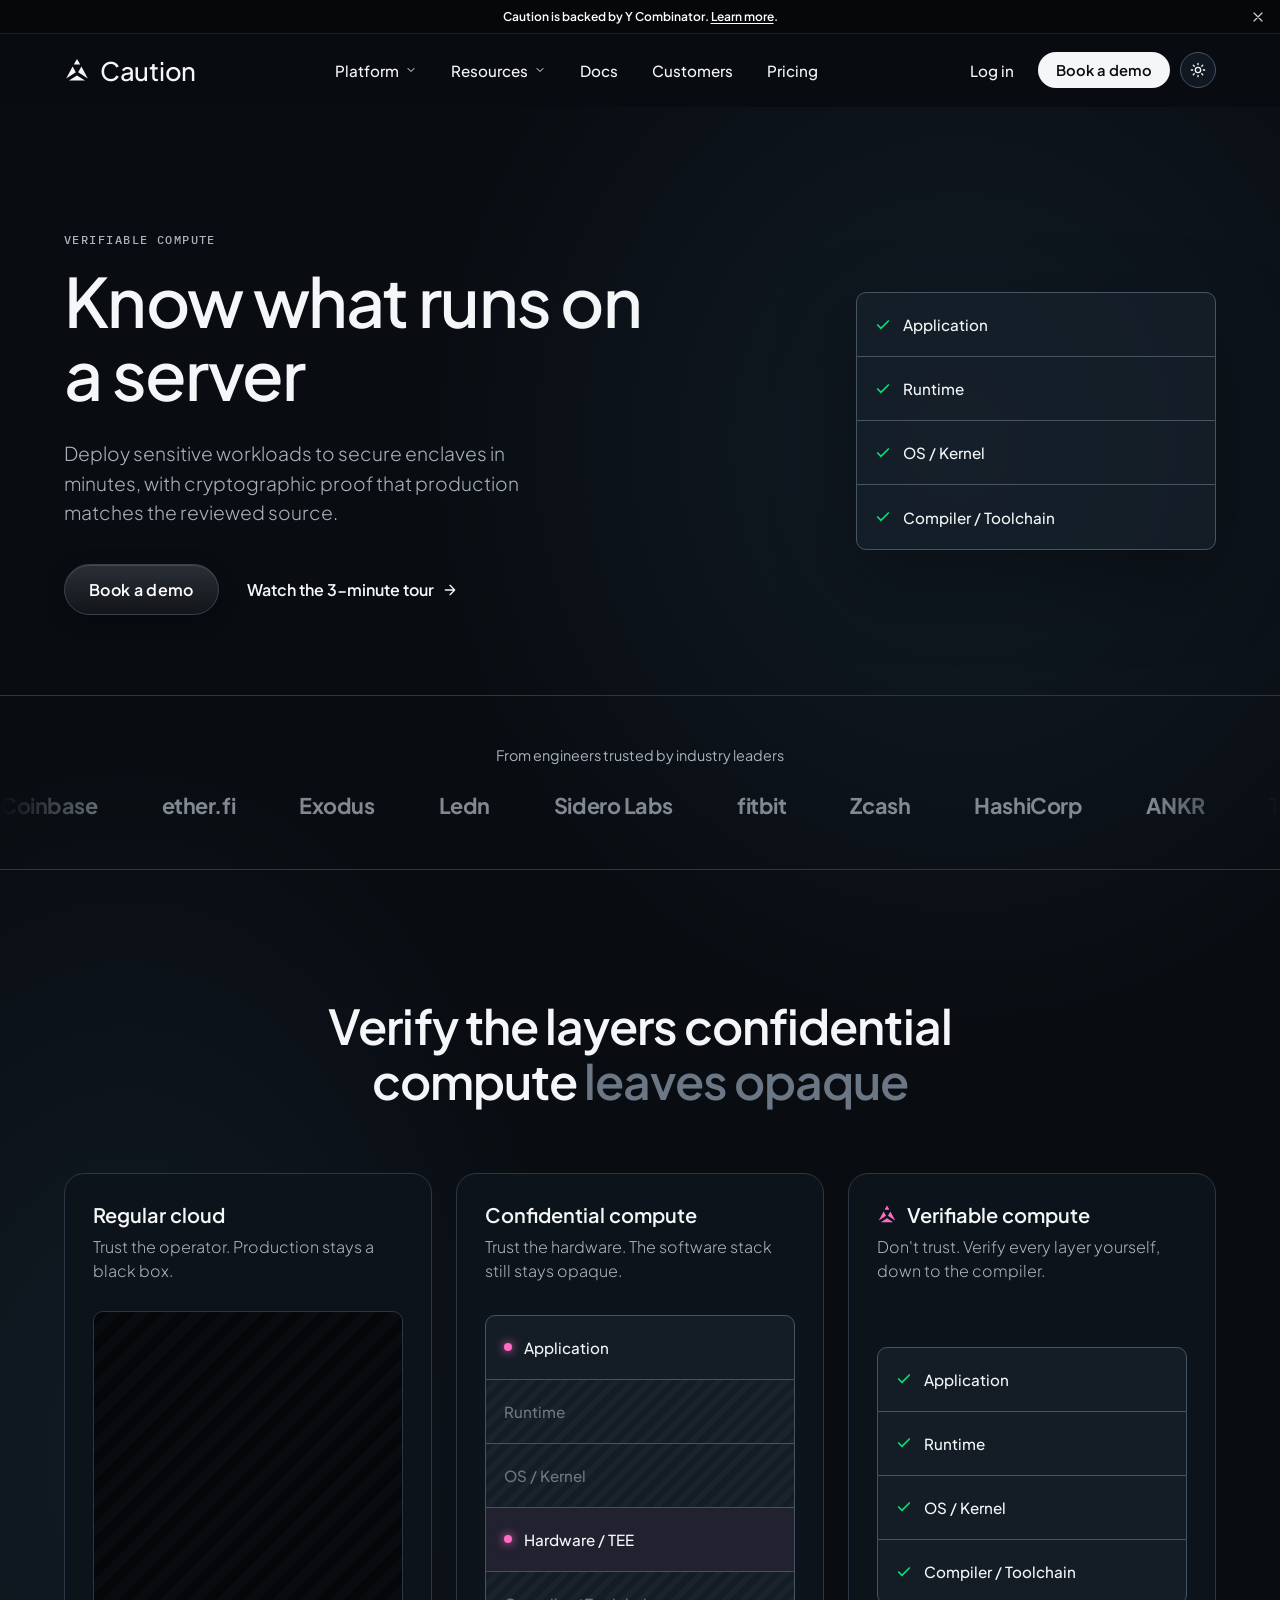
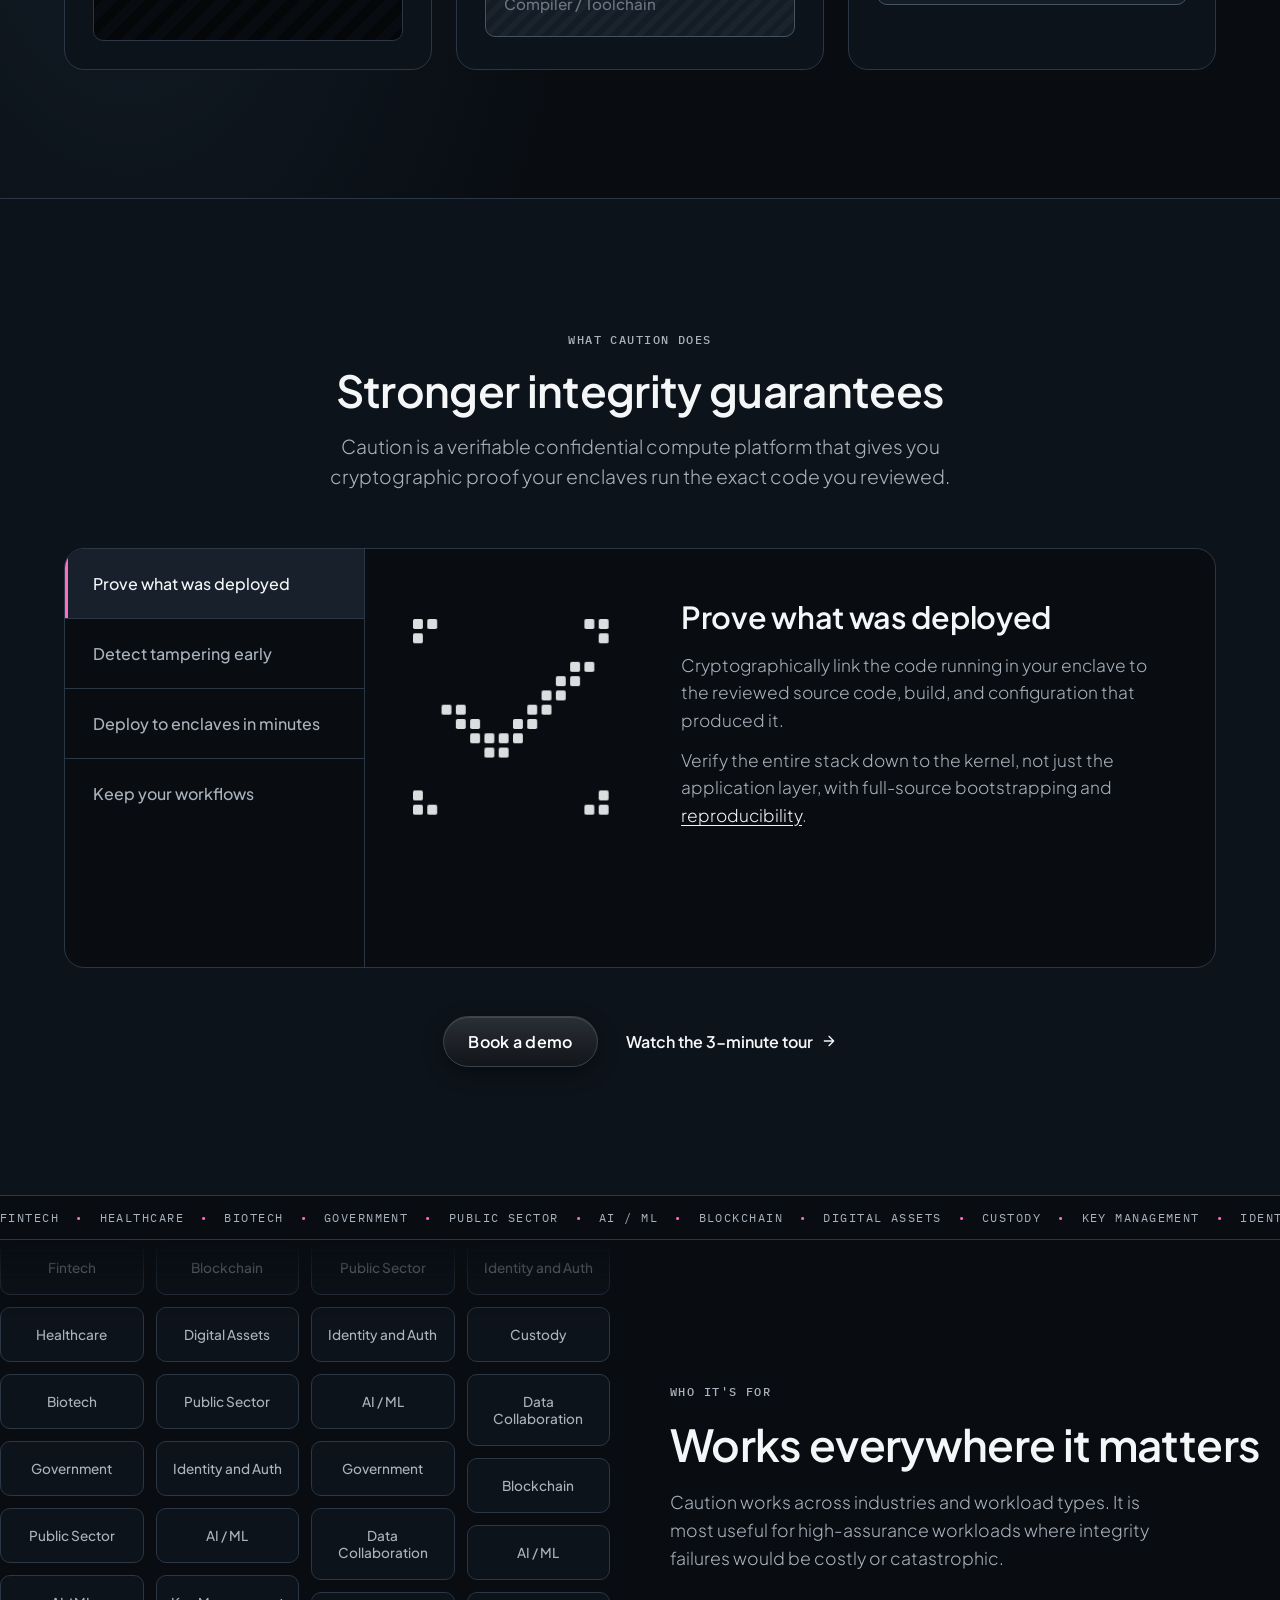
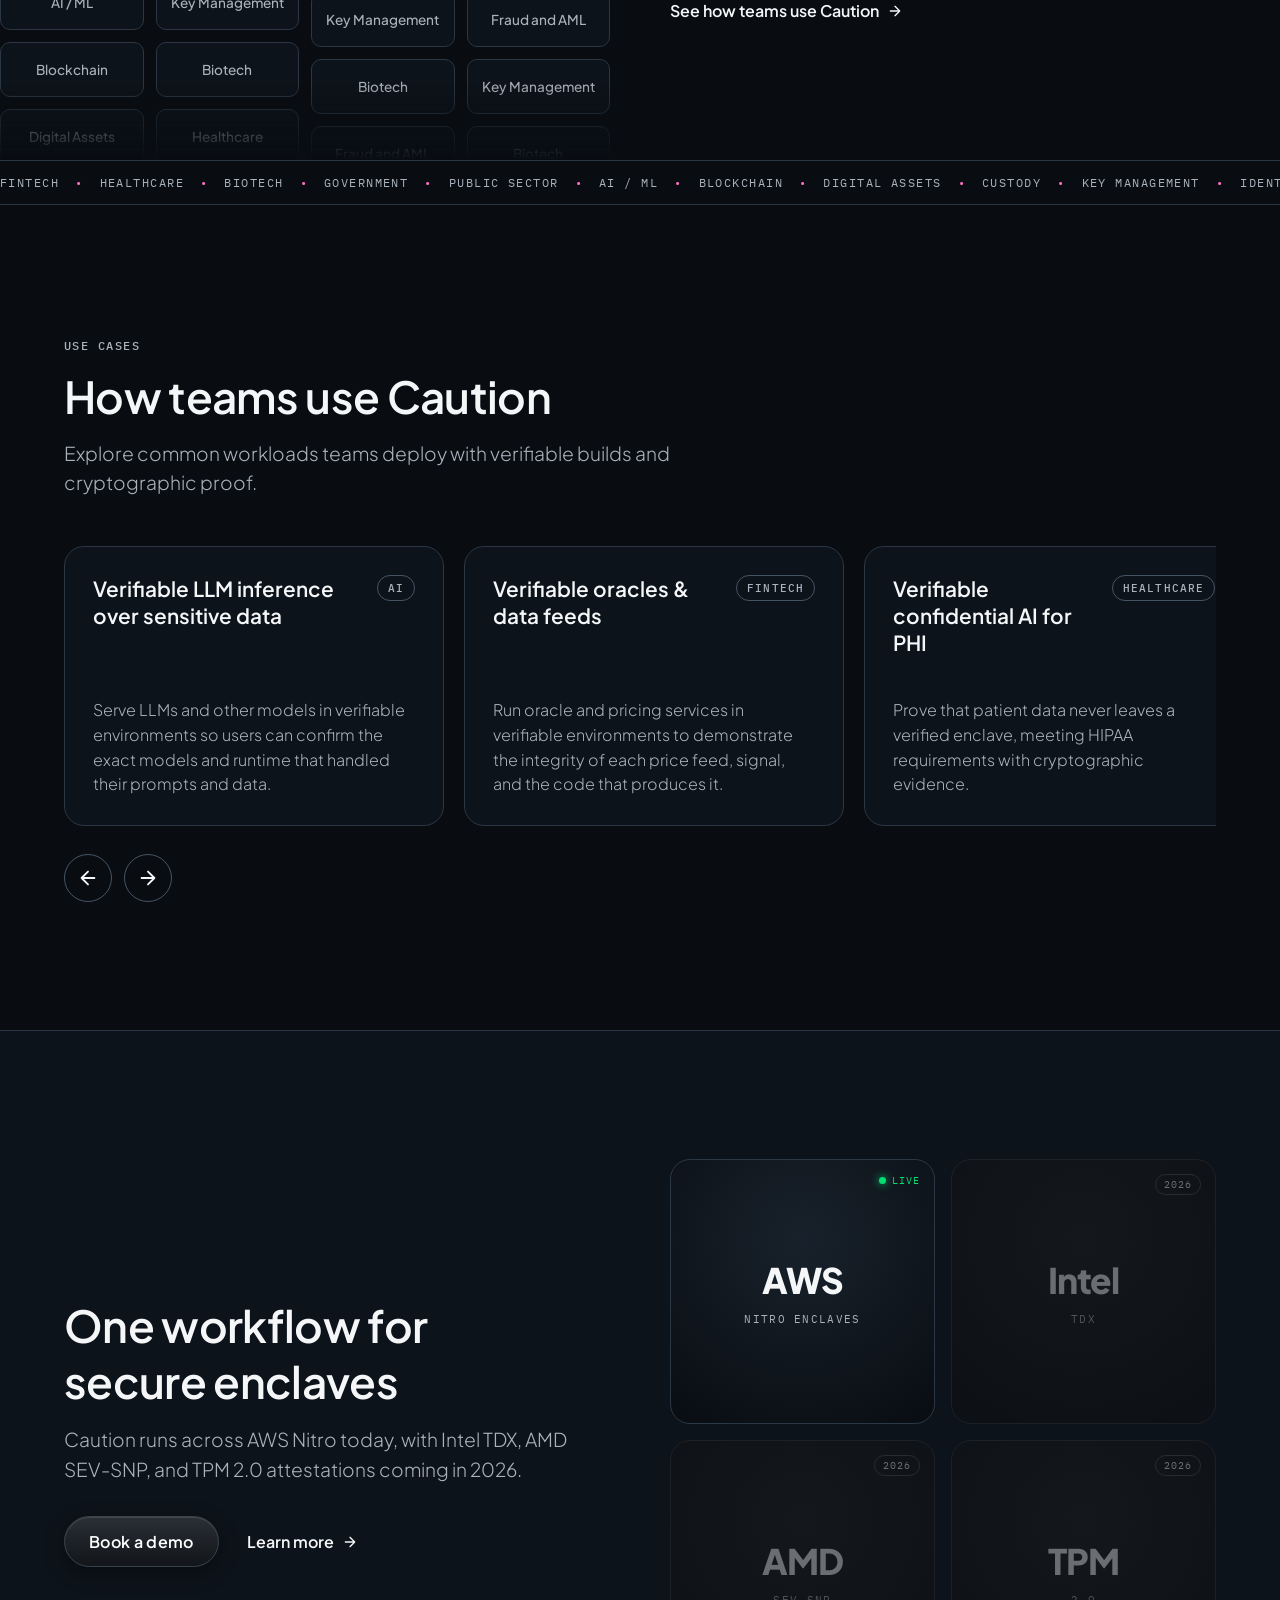
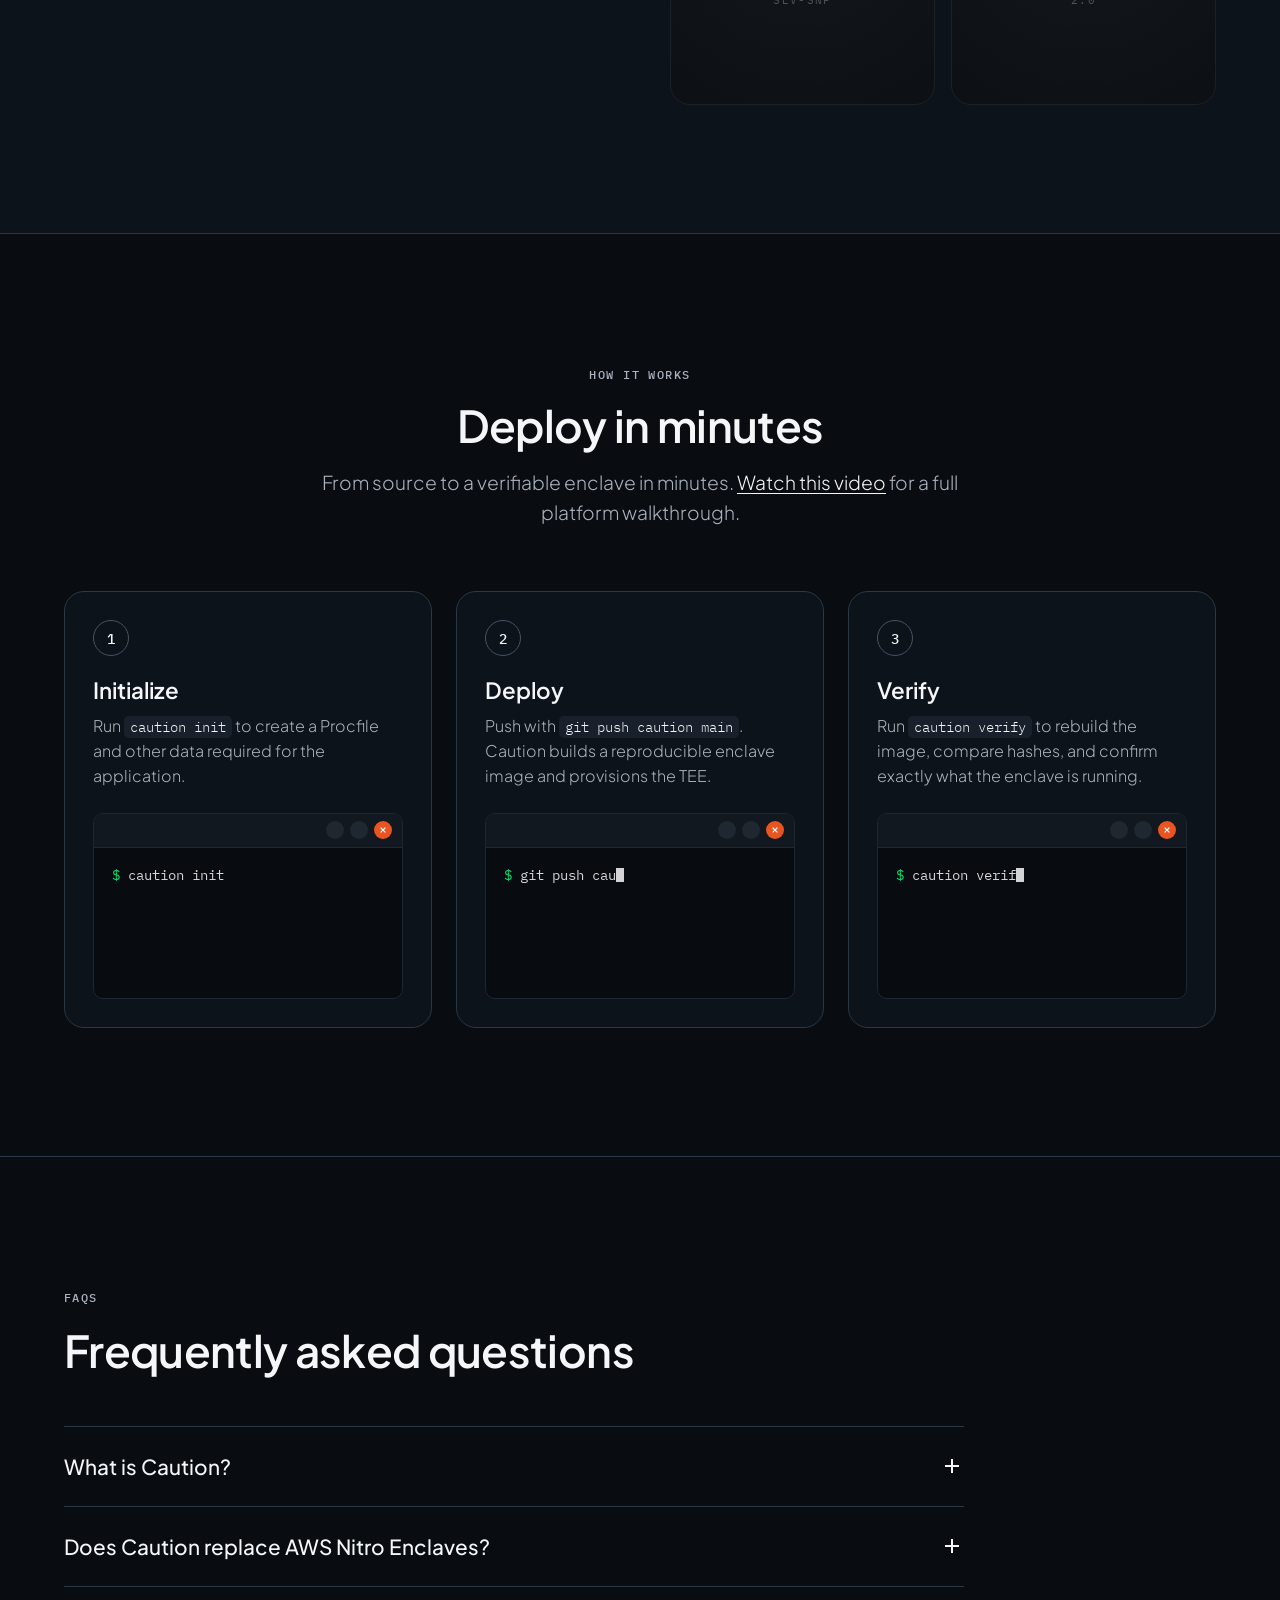
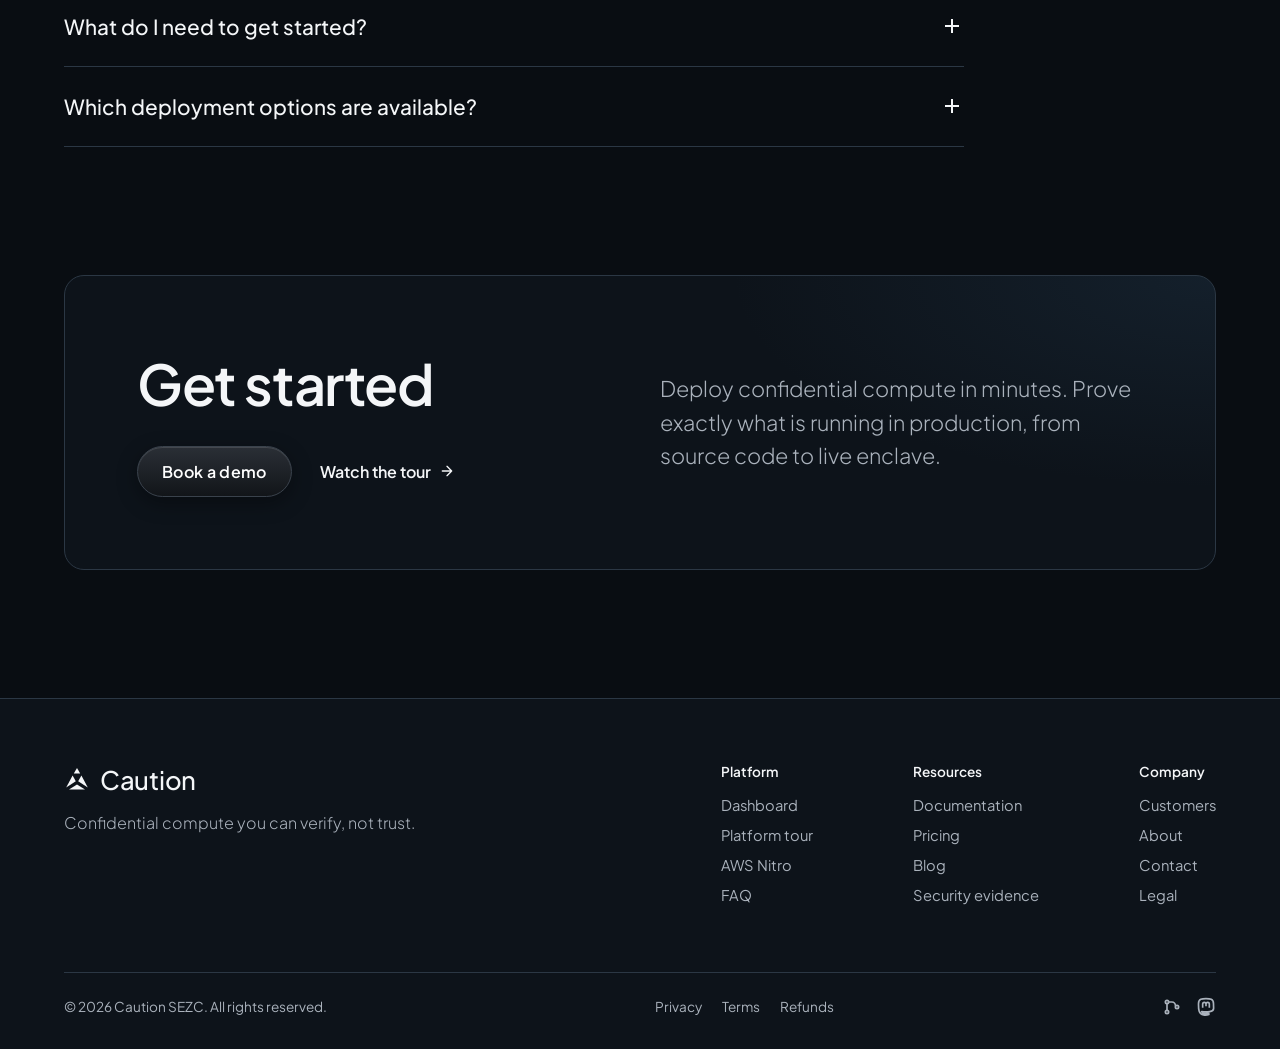
<file: index.html>
<!doctype html>
<html lang="en" data-theme="dark">
<head>
  <meta charset="utf-8" />
  <meta name="viewport" content="width=device-width, initial-scale=1" />
  <title>Caution: Verifiable Compute Platform</title>
  <meta name="description" content="Deploy sensitive workloads to secure enclaves in minutes, with cryptographic proof that production matches the reviewed source." />
  <link rel="stylesheet" href="styles.css" />
  <link rel="stylesheet" href="pages.css" />
  <script>
    try { var t = localStorage.getItem("theme"); if (t) document.documentElement.dataset.theme = t; } catch (e) {}
  </script>
</head>
<body>

  <div id="site-header"></div>

  <main>
    <!-- Hero -->
    <div class="hero-wrap">
      <section class="hero">
        <div class="container hero-grid">
          <div>
            <span class="eyebrow">Verifiable compute</span>
            <h1>Know what runs on a server</h1>
            <p>Deploy sensitive workloads to secure enclaves in minutes, with cryptographic proof that production matches the reviewed source.</p>
            <div class="cta-group">
              <a href="contact.html" class="cta-btn">Book a demo</a>
              <a href="platform-tour.html" class="cta-link">Watch the 3-minute tour
                <svg width="16" height="16" viewBox="0 0 24 24" fill="none" stroke="currentColor" stroke-width="2" stroke-linecap="round" stroke-linejoin="round"><path d="M5 12h14M12 5l7 7-7 7"/></svg>
              </a>
            </div>
          </div>
          <ul class="stack verified" aria-label="Verified stack" data-stack="verified"></ul>
        </div>
      </section>

      <!-- Logos -->
      <div class="logos">
        <p class="logos-title">From engineers trusted by industry leaders</p>
        <div class="marquee"><div class="marquee-track logo-track"></div></div>
      </div>

      <!-- Differentiator -->
      <section class="diff">
        <div class="container">
          <h2 id="diff-title" data-words="Verify|the|layers|confidential|compute|~leaves|~opaque"></h2>
          <div class="diff-grid">
            <article class="diff-card reveal">
              <div>
                <h3>Regular cloud</h3>
                <p>Trust the operator. Production stays a black box.</p>
              </div>
              <div class="diff-visual dark"></div>
            </article>
            <article class="diff-card reveal">
              <div>
                <h3>Confidential compute</h3>
                <p>Trust the hardware. The software stack still stays opaque.</p>
              </div>
              <div class="diff-visual">
                <ul class="stack partial" aria-label="Partially visible stack">
                  <li><span class="dot"></span>Application</li>
                  <li>Runtime</li>
                  <li>OS / Kernel</li>
                  <li><span class="dot"></span>Hardware / TEE</li>
                  <li>Compiler / Toolchain</li>
                </ul>
              </div>
            </article>
            <article class="diff-card reveal">
              <div>
                <h3>
                  <svg viewBox="0 0 26 26" fill="var(--brand)" aria-hidden="true"><path d="M13 2 L16.2 7.6 L9.8 7.6 Z"/><path d="M8.6 9.6 L11.8 15.2 L2.2 21.4 Z"/><path d="M17.4 9.6 L23.8 21.4 L14.2 15.2 Z"/><path d="M5 23.6 L21 23.6 L13 18.6 Z"/></svg>
                  Verifiable compute
                </h3>
                <p>Don't trust. Verify every layer yourself, down to the compiler.</p>
              </div>
              <div class="diff-visual">
                <ul class="stack verified" data-stack="verified" style="width:100%"></ul>
              </div>
            </article>
          </div>
        </div>
      </section>
    </div>

    <!-- What Caution does -->
    <section class="what">
      <div class="container">
        <div class="what-head">
          <span class="eyebrow">What Caution does</span>
          <h2 class="section-title">Stronger integrity guarantees</h2>
          <p class="section-desc">Caution is a verifiable confidential compute platform that gives you cryptographic proof your enclaves run the exact code you reviewed.</p>
        </div>
        <div class="what-frame">
          <div class="tabs" role="tablist">
            <button class="tab active" data-tab="0" role="tab">Prove what was deployed</button>
            <button class="tab" data-tab="1" role="tab">Detect tampering early</button>
            <button class="tab" data-tab="2" role="tab">Deploy to enclaves in minutes</button>
            <button class="tab" data-tab="3" role="tab">Keep your workflows</button>
          </div>
          <div>
            <div class="panel active" data-panel="0">
              <svg class="pix" data-pix="check"></svg>
              <div>
                <h3>Prove what was deployed</h3>
                <p>Cryptographically link the code running in your enclave to the reviewed source code, build, and configuration that produced it.</p>
                <p>Verify the entire stack down to the kernel, not just the application layer, with full-source bootstrapping and <a href="https://docs.caution.co/concepts/reproducibility/" target="_blank" rel="noopener noreferrer">reproducibility</a>.</p>
              </div>
            </div>
            <div class="panel" data-panel="1">
              <svg class="pix" data-pix="eye"></svg>
              <div>
                <h3>Detect tampering early</h3>
                <p>Surface unauthorised changes before they reach production. If a binary doesn't match the expected source, you'll know immediately.</p>
              </div>
            </div>
            <div class="panel" data-panel="2">
              <svg class="pix" data-pix="bolt"></svg>
              <div>
                <h3>Deploy to enclaves in minutes</h3>
                <p>Replace weeks of custom infrastructure and security engineering with one unified workflow that runs in minutes. Deploying to a Nitro Enclave has never been this fast.</p>
              </div>
            </div>
            <div class="panel" data-panel="3">
              <svg class="pix" data-pix="loop"></svg>
              <div>
                <h3>Keep your workflows</h3>
                <p>Integrate with your existing CI/CD, infrastructure-as-code, and deployment tooling. Caution fits into what you already use rather than replacing it.</p>
              </div>
            </div>
          </div>
        </div>
        <div class="what-cta">
          <div class="cta-group">
            <a href="contact.html" class="cta-btn">Book a demo</a>
            <a href="platform-tour.html" class="cta-link">Watch the 3-minute tour
              <svg width="16" height="16" viewBox="0 0 24 24" fill="none" stroke="currentColor" stroke-width="2" stroke-linecap="round" stroke-linejoin="round"><path d="M5 12h14M12 5l7 7-7 7"/></svg>
            </a>
          </div>
        </div>
      </div>
    </section>

    <!-- Who it's for -->
    <section class="who" id="who">
      <div class="ticker"><div class="ticker-track" data-ticker></div></div>
      <div class="container who-grid">
        <div class="vmarquee"></div>
        <div class="who-right">
          <span class="eyebrow">Who it's for</span>
          <h2>Works everywhere it matters</h2>
          <p>Caution works across industries and workload types. It is most useful for high-assurance workloads where integrity failures would be costly or catastrophic.</p>
          <a href="#use-cases" class="cta-link">See how teams use Caution
            <svg width="16" height="16" viewBox="0 0 24 24" fill="none" stroke="currentColor" stroke-width="2" stroke-linecap="round" stroke-linejoin="round"><path d="M5 12h14M12 5l7 7-7 7"/></svg>
          </a>
        </div>
      </div>
      <div class="ticker bottom"><div class="ticker-track" data-ticker></div></div>
    </section>

    <!-- Use cases -->
    <section class="uc" id="use-cases" data-where="environments">
      <div class="container">
        <span class="eyebrow">Use cases</span>
        <h2 class="section-title">How teams use Caution</h2>
        <p class="section-desc">Explore common workloads teams deploy with verifiable builds and cryptographic proof.</p>
        <div class="uc-carousel"><div class="uc-track"></div></div>
        <div class="uc-arrows">
          <button class="uc-arrow prev" aria-label="Previous use case"><svg width="22" height="22" viewBox="0 0 24 24" fill="none" stroke="currentColor" stroke-width="2" stroke-linecap="round" stroke-linejoin="round"><path d="M5 12h14M12 5l7 7-7 7"/></svg></button>
          <button class="uc-arrow next" aria-label="Next use case"><svg width="22" height="22" viewBox="0 0 24 24" fill="none" stroke="currentColor" stroke-width="2" stroke-linecap="round" stroke-linejoin="round"><path d="M5 12h14M12 5l7 7-7 7"/></svg></button>
        </div>
      </div>
    </section>

    <!-- TEE support -->
    <section class="tee" id="tee">
      <div class="container two-col">
        <div>
          <h2>One workflow for secure enclaves</h2>
          <p class="section-desc">Caution runs across AWS Nitro today, with Intel TDX, AMD SEV-SNP, and TPM 2.0 attestations coming in 2026.</p>
          <div class="cta-group">
            <a href="contact.html" class="cta-btn">Book a demo</a>
            <a href="https://distrust.co/blog/enclaveos.html#the-problem-with-single-layer-attestation" target="_blank" rel="noopener noreferrer" class="cta-link">Learn more
              <svg width="16" height="16" viewBox="0 0 24 24" fill="none" stroke="currentColor" stroke-width="2" stroke-linecap="round" stroke-linejoin="round"><path d="M5 12h14M12 5l7 7-7 7"/></svg>
            </a>
          </div>
        </div>
        <div class="tee-logos">
          <div class="tee-logo"><span class="live">LIVE</span><strong>AWS</strong><small>Nitro Enclaves</small></div>
          <div class="tee-logo dim"><strong>Intel</strong><small>TDX</small></div>
          <div class="tee-logo dim"><strong>AMD</strong><small>SEV-SNP</small></div>
          <div class="tee-logo dim"><strong>TPM</strong><small>2.0</small></div>
        </div>
      </div>
    </section>

    <!-- How it works -->
    <section class="how" id="how">
      <div class="container">
        <span class="eyebrow">How it works</span>
        <h2 class="section-title">Deploy in minutes</h2>
        <p class="section-desc">From source to a verifiable enclave in minutes. <a href="platform-tour.html">Watch this video</a> for a full platform walkthrough.</p>
        <div class="how-cards">
          <div class="how-card">
            <span class="num">1</span>
            <h3>Initialize</h3>
            <p>Run <code>caution init</code> to create a Procfile and other data required for the application.</p>
            <div class="terminal" data-term='["$ caution init","Initializing the app..."]'></div>
          </div>
          <div class="how-card">
            <span class="num">2</span>
            <h3>Deploy</h3>
            <p>Push with <code>git push caution main</code>. Caution builds a reproducible enclave image and provisions the TEE.</p>
            <div class="terminal" data-term='["$ git push caution main","Building enclave image...","✓ Deployed to enclave"]'></div>
          </div>
          <div class="how-card">
            <span class="num">3</span>
            <h3>Verify</h3>
            <p>Run <code>caution verify</code> to rebuild the image, compare hashes, and confirm exactly what the enclave is running.</p>
            <div class="terminal" data-term='["$ caution verify","Collecting source code...","Rebuilding image...","Comparing hashes...","✓ Attestation verification PASSED"]'></div>
          </div>
        </div>
      </div>
    </section>

    <!-- FAQ -->
    <section class="faq" id="faq">
      <div class="container">
        <span class="eyebrow">FAQs</span>
        <h2>Frequently asked questions</h2>
        <div class="faq-items">
          <div class="faq-item">
            <button class="faq-q" aria-expanded="false"><span>What is Caution?</span>
              <svg width="24" height="24" viewBox="0 0 24 24" fill="none" stroke="currentColor" stroke-width="2"><path d="M12 5v14M5 12h14"/></svg></button>
            <div class="faq-a"><div>
              <p>Caution is a verifiable compute platform that adds an extra layer of integrity guarantees on top of confidential compute. It cryptographically links the code running inside an enclave back to the reviewed source code, build inputs, and configuration that produced the enclave image, so anyone can verify what is running in production.</p>
              <p>Caution currently supports deployments on AWS Nitro Enclaves, with additional attestation backends in active development.</p>
            </div></div>
          </div>
          <div class="faq-item">
            <button class="faq-q" aria-expanded="false"><span>Does Caution replace AWS Nitro Enclaves?</span>
              <svg width="24" height="24" viewBox="0 0 24 24" fill="none" stroke="currentColor" stroke-width="2"><path d="M12 5v14M5 12h14"/></svg></button>
            <div class="faq-a"><div>
              <p>No. Caution builds on top of AWS Nitro Enclaves, not instead of them. Nitro provides hardware-level isolation and attestation. Caution extends those guarantees by linking enclave measurements back to auditable source code and reproducible builds.</p>
            </div></div>
          </div>
          <div class="faq-item">
            <button class="faq-q" aria-expanded="false"><span>What do I need to get started?</span>
              <svg width="24" height="24" viewBox="0 0 24 24" fill="none" stroke="currentColor" stroke-width="2"><path d="M12 5v14M5 12h14"/></svg></button>
            <div class="faq-a"><div>
              <p><a href="contact.html#book">Book 20 minutes</a> with one of our engineers. We'll discuss your goals, answer technical questions, and help you get ready to deploy with Caution.</p>
            </div></div>
          </div>
          <div class="faq-item">
            <button class="faq-q" aria-expanded="false"><span>Which deployment options are available?</span>
              <svg width="24" height="24" viewBox="0 0 24 24" fill="none" stroke="currentColor" stroke-width="2"><path d="M12 5v14M5 12h14"/></svg></button>
            <div class="faq-a"><div>
              <p>Caution offers bring-your-own-compute and fully managed deployment options. Because Caution is open source, teams can also self-host it if they want to operate deployments independently.</p>
              <p>Compare the options in the <a href="https://docs.caution.co/reference/deployment-models/" target="_blank" rel="noopener noreferrer">deployment models</a> reference.</p>
            </div></div>
          </div>
        </div>
      </div>
    </section>

    <!-- Final CTA -->
    <section class="final">
      <div class="container">
        <div class="final-inner">
          <div>
            <h2>Get started</h2>
            <div class="cta-group">
              <a href="contact.html" class="cta-btn">Book a demo</a>
              <a href="platform-tour.html" class="cta-link">Watch the tour
                <svg width="16" height="16" viewBox="0 0 24 24" fill="none" stroke="currentColor" stroke-width="2" stroke-linecap="round" stroke-linejoin="round"><path d="M5 12h14M12 5l7 7-7 7"/></svg>
              </a>
            </div>
          </div>
          <p>Deploy confidential compute in minutes. Prove exactly what is running in production, from source code to live enclave.</p>
        </div>
      </div>
    </section>
  </main>

  <div id="site-footer"></div>

  <script src="layout.js"></script>
  <script src="main.js"></script>
</body>
</html>
</file>
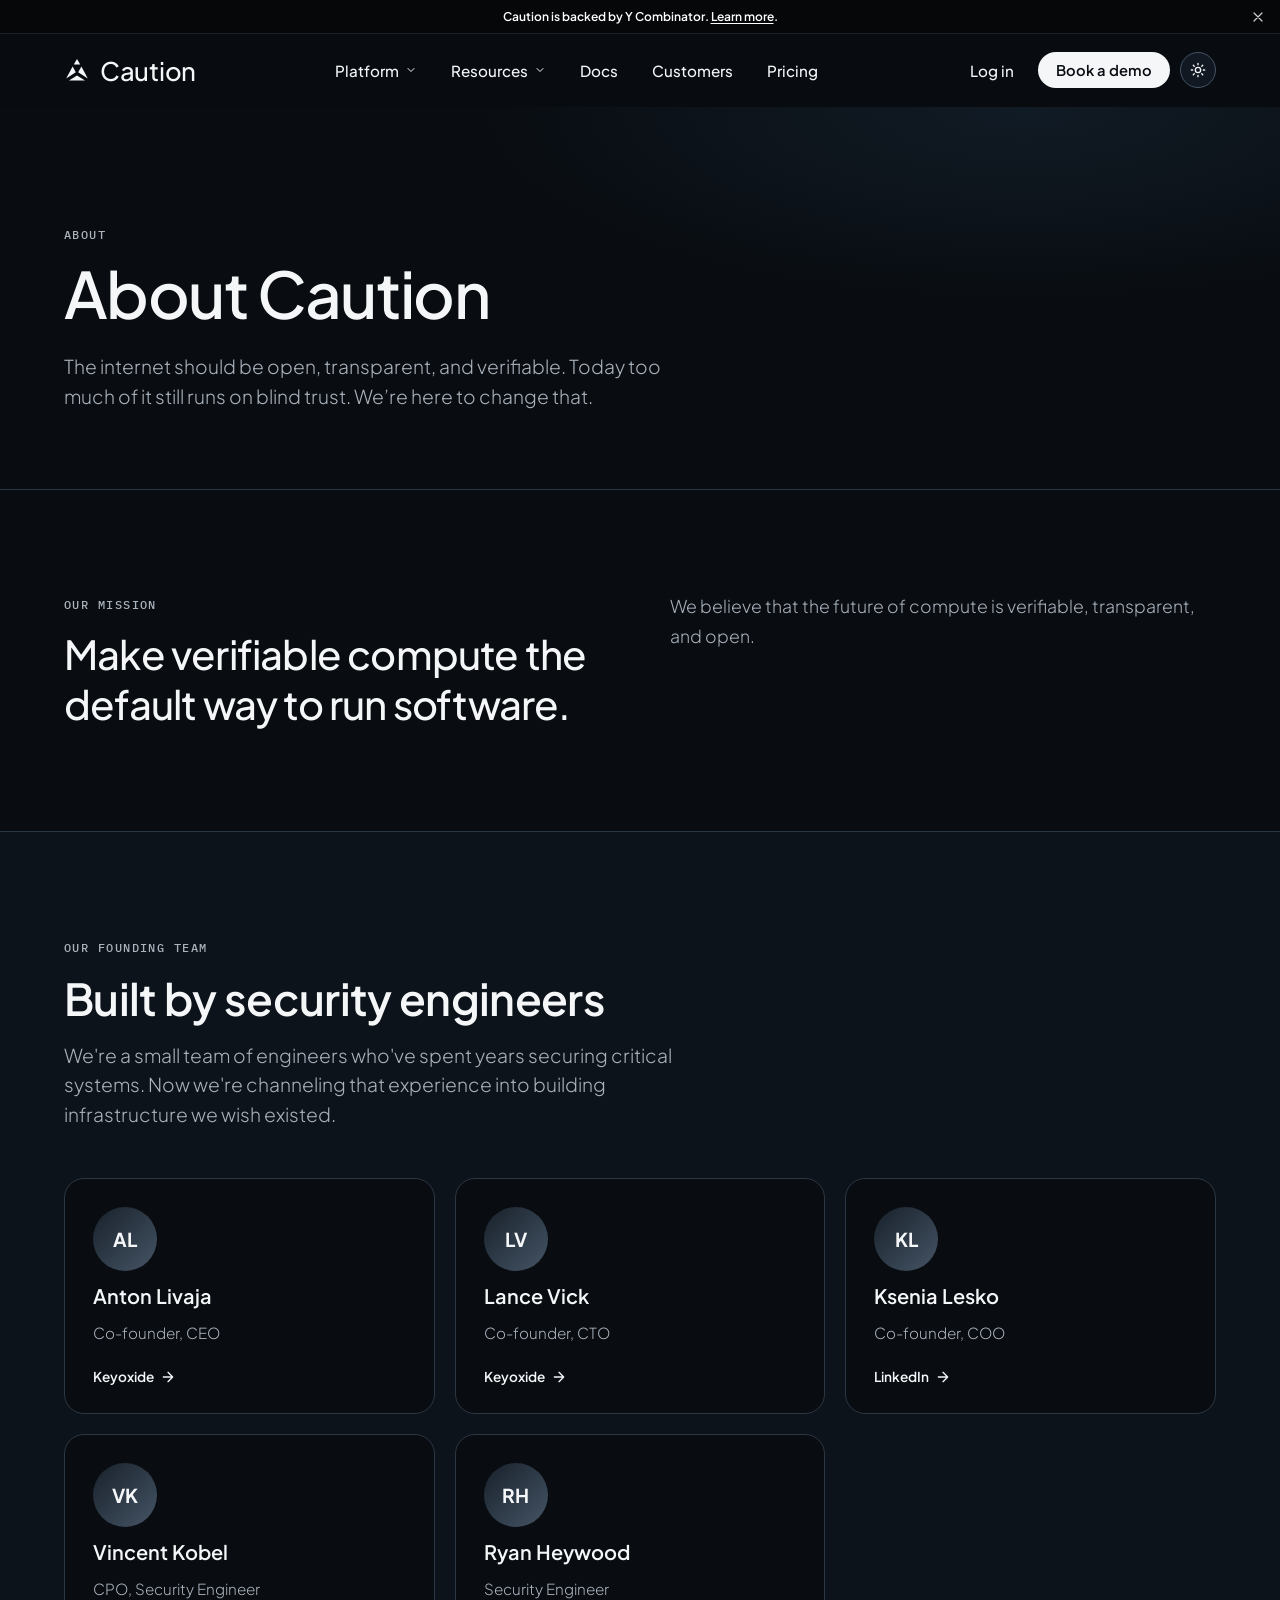
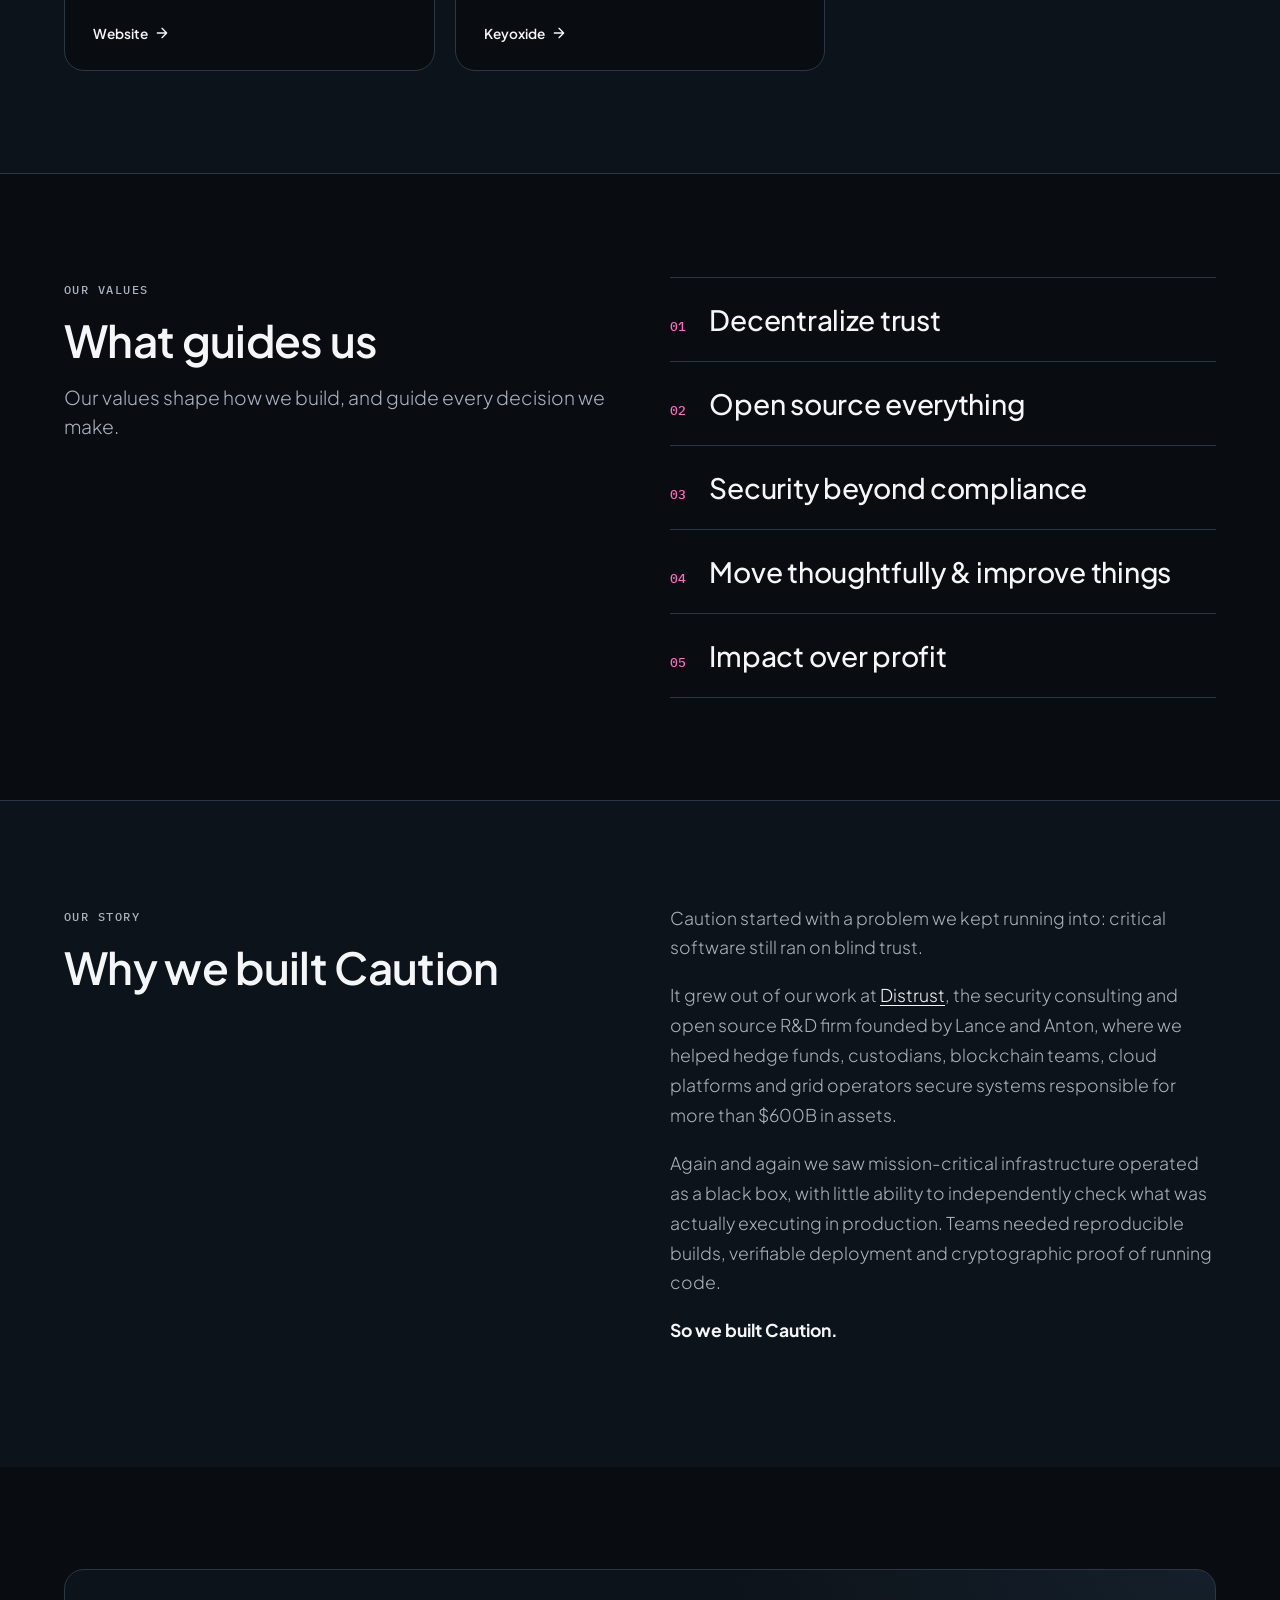
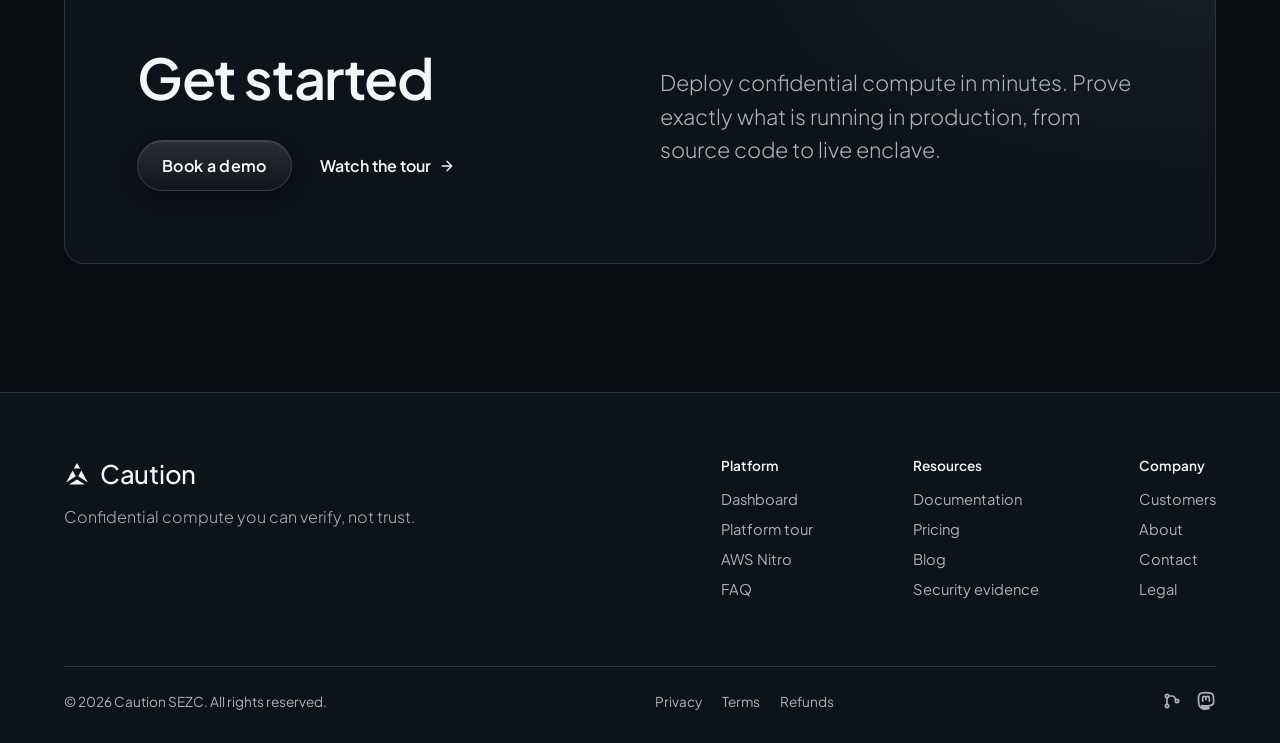
<file: about.html>
<!doctype html>
<html lang="en" data-theme="dark">
<head>
  <meta charset="utf-8" />
  <meta name="viewport" content="width=device-width, initial-scale=1" />
  <title>About | Caution</title>
  <meta name="description" content="About Caution." />
  <link rel="stylesheet" href="styles.css" />
  <link rel="stylesheet" href="pages.css" />
  <script>try { var t = localStorage.getItem("theme"); if (t) document.documentElement.dataset.theme = t; } catch (e) {}</script>
</head>
<body data-root="">
  <div id="site-header"></div>
  <main>
<section class="page-hero"><div class="container">
<span class="eyebrow">About</span><h1>About Caution</h1>
<p class="section-desc">The internet should be open, transparent, and verifiable. Today too much of it still runs on blind trust. We’re here to change that.</p></div></section>

<section class="block"><div class="container two-col" style="align-items:start">
<div><span class="eyebrow">Our mission</span><p class="mission" style="margin-top:16px">Make verifiable compute the default way to run software.</p></div>
<div class="prose"><p>We believe that the future of compute is verifiable, transparent, and open.</p></div></div></section>

<section class="block alt"><div class="container">
<div class="block-head"><span class="eyebrow">Our founding team</span><h2 class="section-title">Built by security engineers</h2>
<p class="section-desc">We're a small team of engineers who've spent years securing critical systems. Now we're channeling that experience into building infrastructure we wish existed.</p></div>
<div class="grid c3"><div class="card"><div class="avatar">AL</div><h3>Anton Livaja</h3><p class="role">Co-founder, CEO</p><div class="meta"><a href="https://keyoxide.org/F4BF5C81EC78A5DD341C91EEDC4B7D1F52E0BA4D" target="_blank" rel="noopener noreferrer" class="read">Keyoxide <svg width="16" height="16" viewBox="0 0 24 24" fill="none" stroke="currentColor" stroke-width="2" stroke-linecap="round" stroke-linejoin="round"><path d="M5 12h14M12 5l7 7-7 7"/></svg></a></div></div><div class="card"><div class="avatar">LV</div><h3>Lance Vick</h3><p class="role">Co-founder, CTO</p><div class="meta"><a href="https://keyoxide.org/6B61ECD76088748C70590D55E90A401336C8AAA9" target="_blank" rel="noopener noreferrer" class="read">Keyoxide <svg width="16" height="16" viewBox="0 0 24 24" fill="none" stroke="currentColor" stroke-width="2" stroke-linecap="round" stroke-linejoin="round"><path d="M5 12h14M12 5l7 7-7 7"/></svg></a></div></div><div class="card"><div class="avatar">KL</div><h3>Ksenia Lesko</h3><p class="role">Co-founder, COO</p><div class="meta"><a href="https://www.linkedin.com/in/ksenialesko/" target="_blank" rel="noopener noreferrer" class="read">LinkedIn <svg width="16" height="16" viewBox="0 0 24 24" fill="none" stroke="currentColor" stroke-width="2" stroke-linecap="round" stroke-linejoin="round"><path d="M5 12h14M12 5l7 7-7 7"/></svg></a></div></div><div class="card"><div class="avatar">VK</div><h3>Vincent Kobel</h3><p class="role">CPO, Security Engineer</p><div class="meta"><a href="https://hello.kobl.one/" target="_blank" rel="noopener noreferrer" class="read">Website <svg width="16" height="16" viewBox="0 0 24 24" fill="none" stroke="currentColor" stroke-width="2" stroke-linecap="round" stroke-linejoin="round"><path d="M5 12h14M12 5l7 7-7 7"/></svg></a></div></div><div class="card"><div class="avatar">RH</div><h3>Ryan Heywood</h3><p class="role">Security Engineer</p><div class="meta"><a href="https://keyoxide.org/88823A75ECAA786B0FF38B148E401478A3FBEF72" target="_blank" rel="noopener noreferrer" class="read">Keyoxide <svg width="16" height="16" viewBox="0 0 24 24" fill="none" stroke="currentColor" stroke-width="2" stroke-linecap="round" stroke-linejoin="round"><path d="M5 12h14M12 5l7 7-7 7"/></svg></a></div></div></div>
</div></section>

<section class="block"><div class="container two-col" style="align-items:start">
<div><span class="eyebrow">Our values</span><h2 class="section-title">What guides us</h2><p class="section-desc">Our values shape how we build, and guide every decision we make.</p></div>
<ol class="values"><li>Decentralize trust</li><li>Open source everything</li><li>Security beyond compliance</li><li>Move thoughtfully &amp; improve things</li><li>Impact over profit</li></ol></div></section>

<section class="block alt"><div class="container two-col" style="align-items:start">
<div><span class="eyebrow">Our story</span><h2 class="section-title">Why we built Caution</h2></div>
<div class="prose">
<p>Caution started with a problem we kept running into: critical software still ran on blind trust.</p>
<p>It grew out of our work at <a href="https://distrust.co/" target="_blank" rel="noopener noreferrer">Distrust</a>, the security consulting and open source R&amp;D firm founded by Lance and Anton, where we helped hedge funds, custodians, blockchain teams, cloud platforms and grid operators secure systems responsible for more than $600B in assets.</p>
<p>Again and again we saw mission-critical infrastructure operated as a black box, with little ability to independently check what was actually executing in production. Teams needed reproducible builds, verifiable deployment and cryptographic proof of running code.</p>
<p><strong style="color:var(--text)">So we built Caution.</strong></p>
</div></div></section>
<section class="final" style="padding-top:clamp(64px,8vw,120px)"><div class="container"><div class="final-inner">
<div><h2>Get started</h2><div class="cta-group"><a href="contact.html" class="cta-btn">Book a demo</a><a href="platform-tour.html" class="cta-link">Watch the tour <svg width="16" height="16" viewBox="0 0 24 24" fill="none" stroke="currentColor" stroke-width="2" stroke-linecap="round" stroke-linejoin="round"><path d="M5 12h14M12 5l7 7-7 7"/></svg></a></div></div>
<p>Deploy confidential compute in minutes. Prove exactly what is running in production, from source code to live enclave.</p>
</div></div></section>
  </main>
  <div id="site-footer"></div>
  <script src="layout.js"></script>
  <script src="main.js"></script>
</body>
</html>
</file>
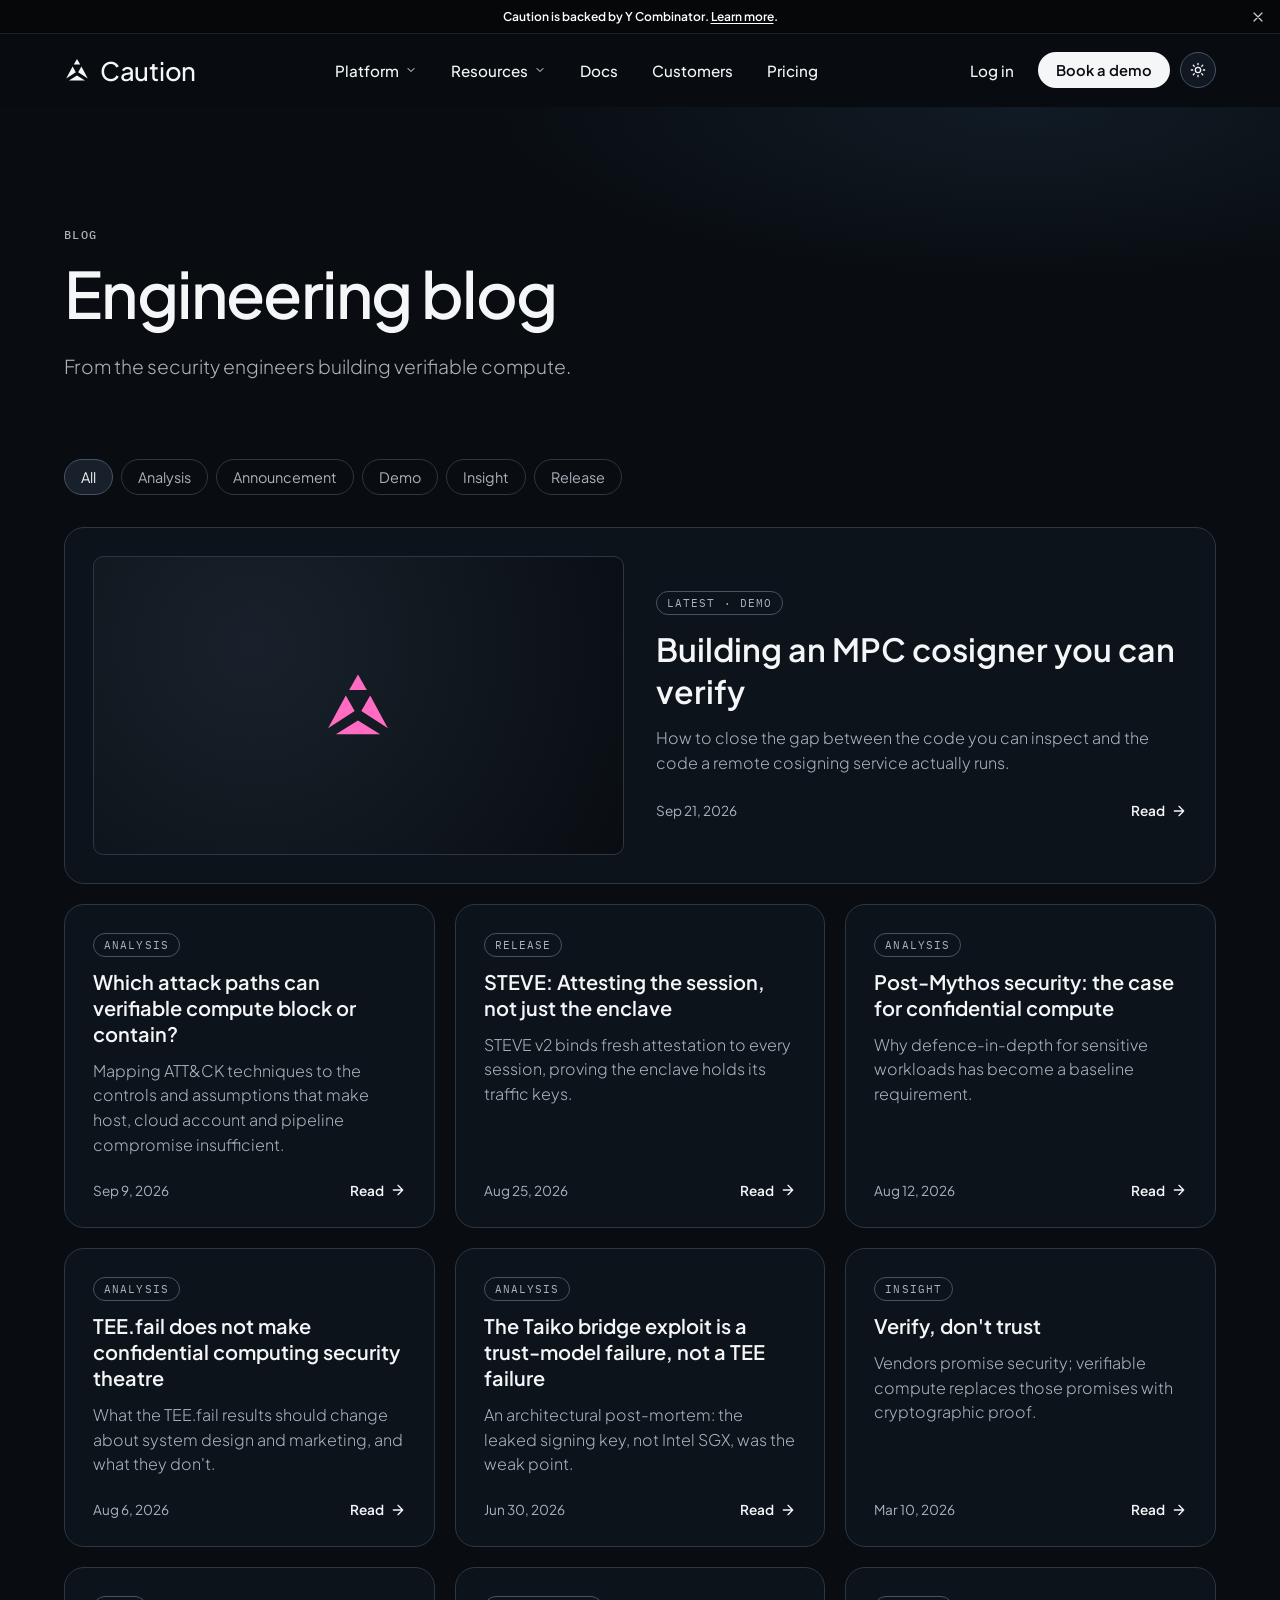
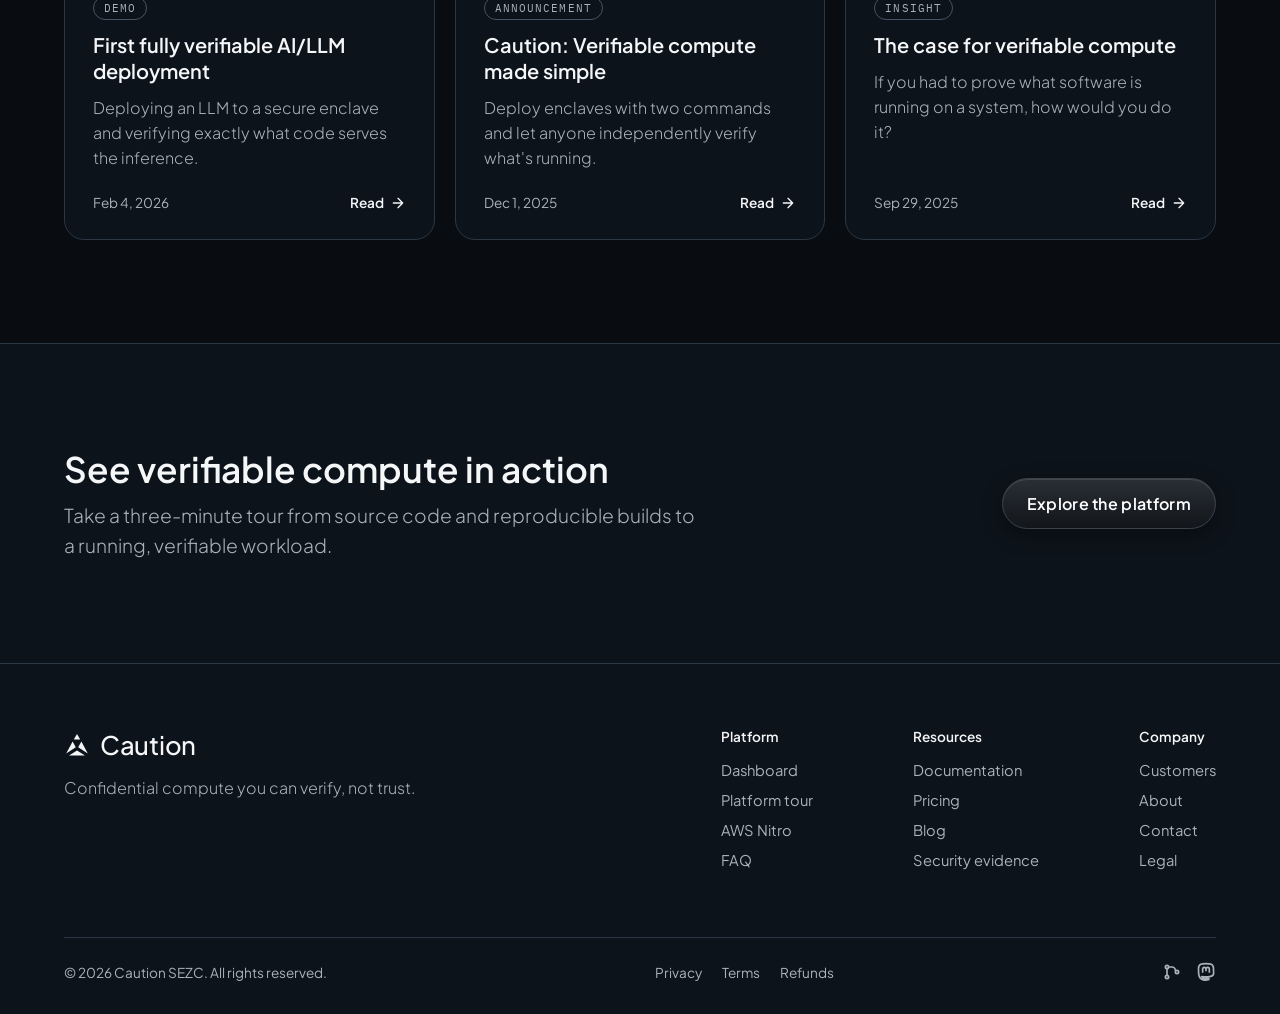
<file: blog.html>
<!doctype html>
<html lang="en" data-theme="dark">
<head>
  <meta charset="utf-8" />
  <meta name="viewport" content="width=device-width, initial-scale=1" />
  <title>Blog | Caution</title>
  <meta name="description" content="Engineering blog from the team building verifiable compute." />
  <link rel="stylesheet" href="styles.css" />
  <link rel="stylesheet" href="pages.css" />
  <script>try { var t = localStorage.getItem("theme"); if (t) document.documentElement.dataset.theme = t; } catch (e) {}</script>
</head>
<body data-root="">
  <div id="site-header"></div>
  <main>
<section class="page-hero"><div class="container">
<span class="eyebrow">Blog</span><h1>Engineering blog</h1>
<p class="section-desc">From the security engineers building verifiable compute.</p></div></section>
<section style="padding-bottom:clamp(64px,8vw,120px)"><div class="container">
<div class="filters" data-filters><button class="filter active" data-filter="all">all</button><button class="filter" data-filter="analysis">analysis</button><button class="filter" data-filter="announcement">announcement</button><button class="filter" data-filter="demo">demo</button><button class="filter" data-filter="insight">insight</button><button class="filter" data-filter="release">release</button></div>
<div class="grid c3" data-filter-grid><a class="card blog-feature" href="https://caution.co/blog/building-an-mpc-cosigner-you-can-verify.html" target="_blank" rel="noopener noreferrer" data-tag="demo">
<div class="thumb"><svg viewBox="0 0 26 26" fill="currentColor"><path d="M13 2 L16.2 7.6 L9.8 7.6 Z"/><path d="M8.6 9.6 L11.8 15.2 L2.2 21.4 Z"/><path d="M17.4 9.6 L23.8 21.4 L14.2 15.2 Z"/><path d="M5 23.6 L21 23.6 L13 18.6 Z"/></svg></div>
<div style="display:flex;flex-direction:column;gap:14px"><span class="tag" style="align-self:flex-start">Latest · demo</span><h3>Building an MPC cosigner you can verify</h3><p>How to close the gap between the code you can inspect and the code a remote cosigning service actually runs.</p>
<div class="meta"><span>Sep 21, 2026</span><span class="read">Read <svg width="16" height="16" viewBox="0 0 24 24" fill="none" stroke="currentColor" stroke-width="2" stroke-linecap="round" stroke-linejoin="round"><path d="M5 12h14M12 5l7 7-7 7"/></svg></span></div></div></a><a class="card" href="https://caution.co/blog/mitre-attacks.html" target="_blank" rel="noopener noreferrer" data-tag="analysis">
<span class="tag" style="align-self:flex-start">analysis</span><h3>Which attack paths can verifiable compute block or contain?</h3><p>Mapping ATT&amp;CK techniques to the controls and assumptions that make host, cloud account and pipeline compromise insufficient.</p>
<div class="meta"><span>Sep 9, 2026</span><span class="read">Read <svg width="16" height="16" viewBox="0 0 24 24" fill="none" stroke="currentColor" stroke-width="2" stroke-linecap="round" stroke-linejoin="round"><path d="M5 12h14M12 5l7 7-7 7"/></svg></span></div></a><a class="card" href="https://caution.co/blog/steve-attesting-the-session.html" target="_blank" rel="noopener noreferrer" data-tag="release">
<span class="tag" style="align-self:flex-start">release</span><h3>STEVE: Attesting the session, not just the enclave</h3><p>STEVE v2 binds fresh attestation to every session, proving the enclave holds its traffic keys.</p>
<div class="meta"><span>Aug 25, 2026</span><span class="read">Read <svg width="16" height="16" viewBox="0 0 24 24" fill="none" stroke="currentColor" stroke-width="2" stroke-linecap="round" stroke-linejoin="round"><path d="M5 12h14M12 5l7 7-7 7"/></svg></span></div></a><a class="card" href="https://caution.co/blog/post-mythos-security-confidential-compute.html" target="_blank" rel="noopener noreferrer" data-tag="analysis">
<span class="tag" style="align-self:flex-start">analysis</span><h3>Post-Mythos security: the case for confidential compute</h3><p>Why defence-in-depth for sensitive workloads has become a baseline requirement.</p>
<div class="meta"><span>Aug 12, 2026</span><span class="read">Read <svg width="16" height="16" viewBox="0 0 24 24" fill="none" stroke="currentColor" stroke-width="2" stroke-linecap="round" stroke-linejoin="round"><path d="M5 12h14M12 5l7 7-7 7"/></svg></span></div></a><a class="card" href="https://caution.co/blog/tee-fail-security-theatre.html" target="_blank" rel="noopener noreferrer" data-tag="analysis">
<span class="tag" style="align-self:flex-start">analysis</span><h3>TEE.fail does not make confidential computing security theatre</h3><p>What the TEE.fail results should change about system design and marketing, and what they don't.</p>
<div class="meta"><span>Aug 6, 2026</span><span class="read">Read <svg width="16" height="16" viewBox="0 0 24 24" fill="none" stroke="currentColor" stroke-width="2" stroke-linecap="round" stroke-linejoin="round"><path d="M5 12h14M12 5l7 7-7 7"/></svg></span></div></a><a class="card" href="https://caution.co/blog/taiko-bridge-exploit.html" target="_blank" rel="noopener noreferrer" data-tag="analysis">
<span class="tag" style="align-self:flex-start">analysis</span><h3>The Taiko bridge exploit is a trust-model failure, not a TEE failure</h3><p>An architectural post-mortem: the leaked signing key, not Intel SGX, was the weak point.</p>
<div class="meta"><span>Jun 30, 2026</span><span class="read">Read <svg width="16" height="16" viewBox="0 0 24 24" fill="none" stroke="currentColor" stroke-width="2" stroke-linecap="round" stroke-linejoin="round"><path d="M5 12h14M12 5l7 7-7 7"/></svg></span></div></a><a class="card" href="https://caution.co/blog/on-transparency.html" target="_blank" rel="noopener noreferrer" data-tag="insight">
<span class="tag" style="align-self:flex-start">insight</span><h3>Verify, don't trust</h3><p>Vendors promise security; verifiable compute replaces those promises with cryptographic proof.</p>
<div class="meta"><span>Mar 10, 2026</span><span class="read">Read <svg width="16" height="16" viewBox="0 0 24 24" fill="none" stroke="currentColor" stroke-width="2" stroke-linecap="round" stroke-linejoin="round"><path d="M5 12h14M12 5l7 7-7 7"/></svg></span></div></a><a class="card" href="https://caution.co/blog/verifiable-llms.html" target="_blank" rel="noopener noreferrer" data-tag="demo">
<span class="tag" style="align-self:flex-start">demo</span><h3>First fully verifiable AI/LLM deployment</h3><p>Deploying an LLM to a secure enclave and verifying exactly what code serves the inference.</p>
<div class="meta"><span>Feb 4, 2026</span><span class="read">Read <svg width="16" height="16" viewBox="0 0 24 24" fill="none" stroke="currentColor" stroke-width="2" stroke-linecap="round" stroke-linejoin="round"><path d="M5 12h14M12 5l7 7-7 7"/></svg></span></div></a><a class="card" href="https://caution.co/blog/introducing-caution.html" target="_blank" rel="noopener noreferrer" data-tag="announcement">
<span class="tag" style="align-self:flex-start">announcement</span><h3>Caution: Verifiable compute made simple</h3><p>Deploy enclaves with two commands and let anyone independently verify what's running.</p>
<div class="meta"><span>Dec 1, 2025</span><span class="read">Read <svg width="16" height="16" viewBox="0 0 24 24" fill="none" stroke="currentColor" stroke-width="2" stroke-linecap="round" stroke-linejoin="round"><path d="M5 12h14M12 5l7 7-7 7"/></svg></span></div></a><a class="card" href="https://caution.co/blog/the-case-for-verifiable-compute.html" target="_blank" rel="noopener noreferrer" data-tag="insight">
<span class="tag" style="align-self:flex-start">insight</span><h3>The case for verifiable compute</h3><p>If you had to prove what software is running on a system, how would you do it?</p>
<div class="meta"><span>Sep 29, 2025</span><span class="read">Read <svg width="16" height="16" viewBox="0 0 24 24" fill="none" stroke="currentColor" stroke-width="2" stroke-linecap="round" stroke-linejoin="round"><path d="M5 12h14M12 5l7 7-7 7"/></svg></span></div></a></div>
</div></section>
<section class="block alt"><div class="container selfhost">
<div><h2>See verifiable compute in action</h2><p class="section-desc">Take a three-minute tour from source code and reproducible builds to a running, verifiable workload.</p></div>
<a href="platform-tour.html" class="cta-btn">Explore the platform</a></div></section>
  </main>
  <div id="site-footer"></div>
  <script src="layout.js"></script>
  <script src="main.js"></script>
</body>
</html>
</file>
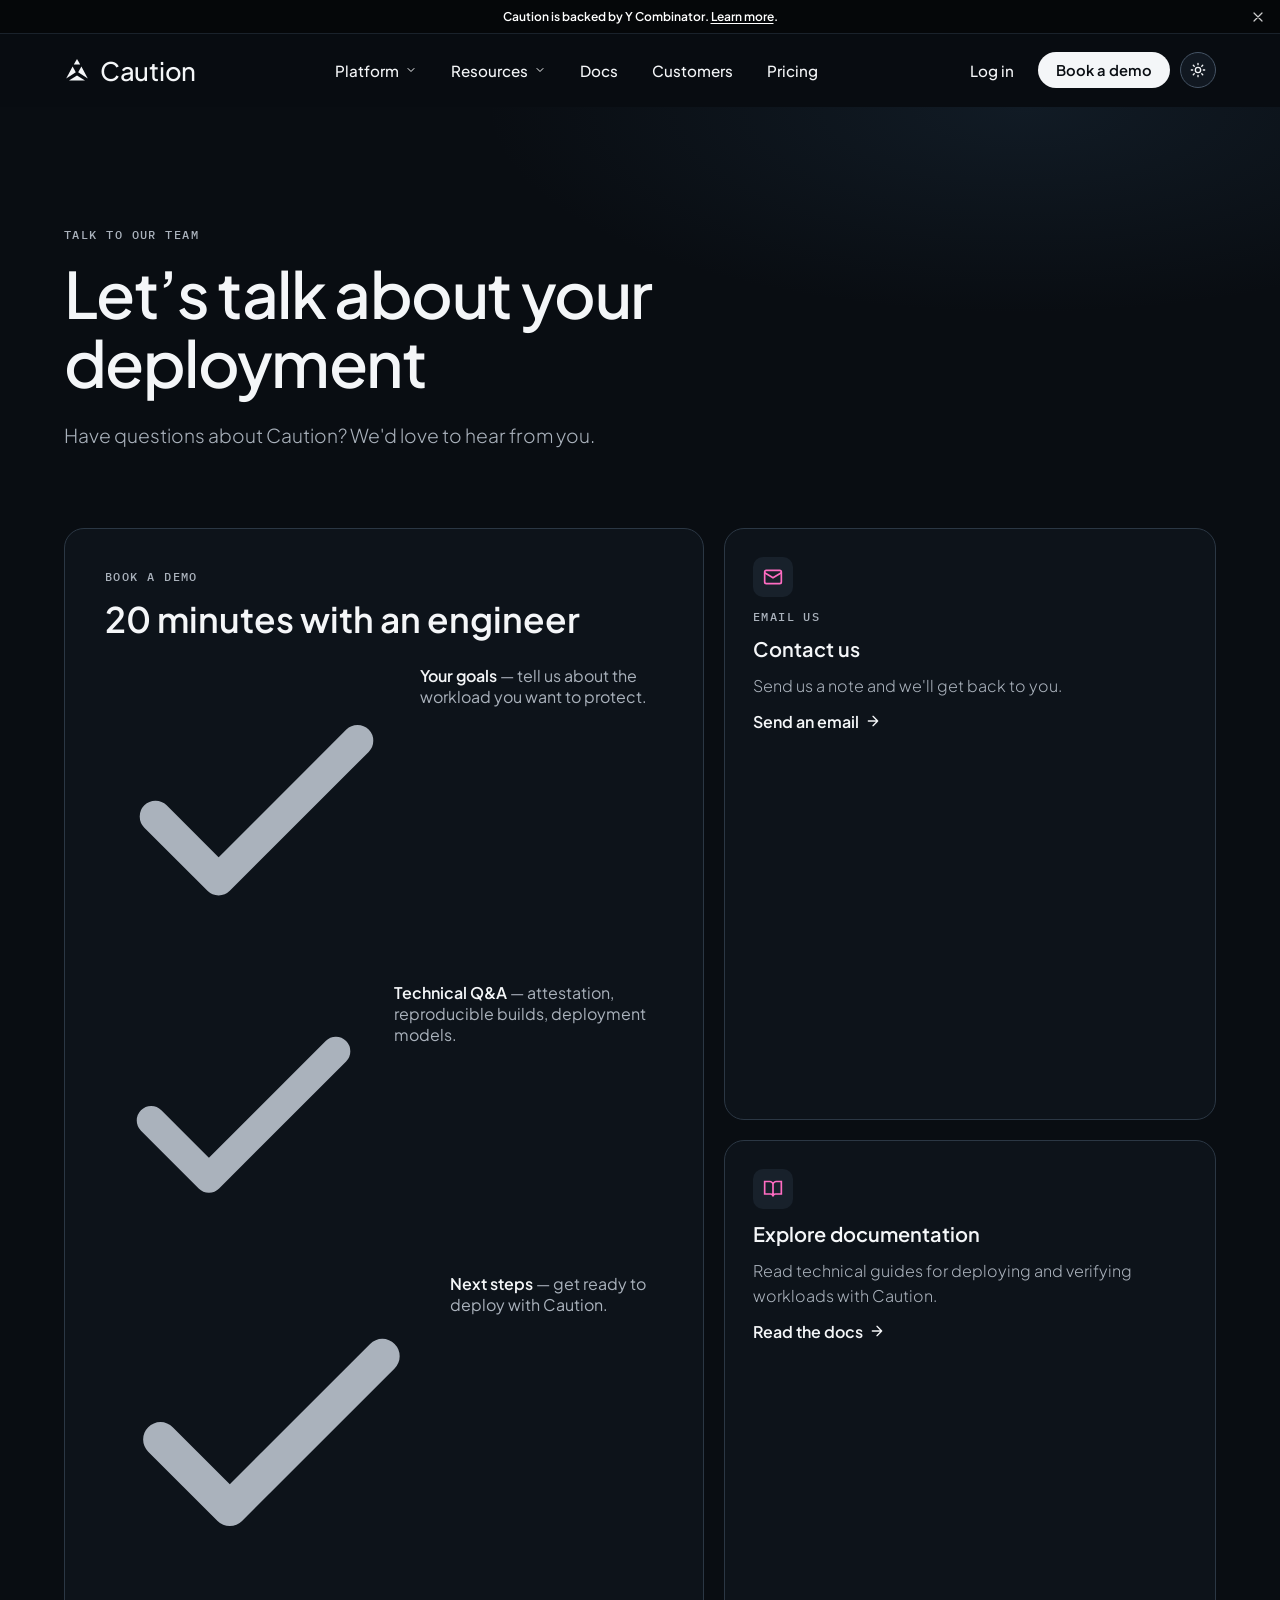
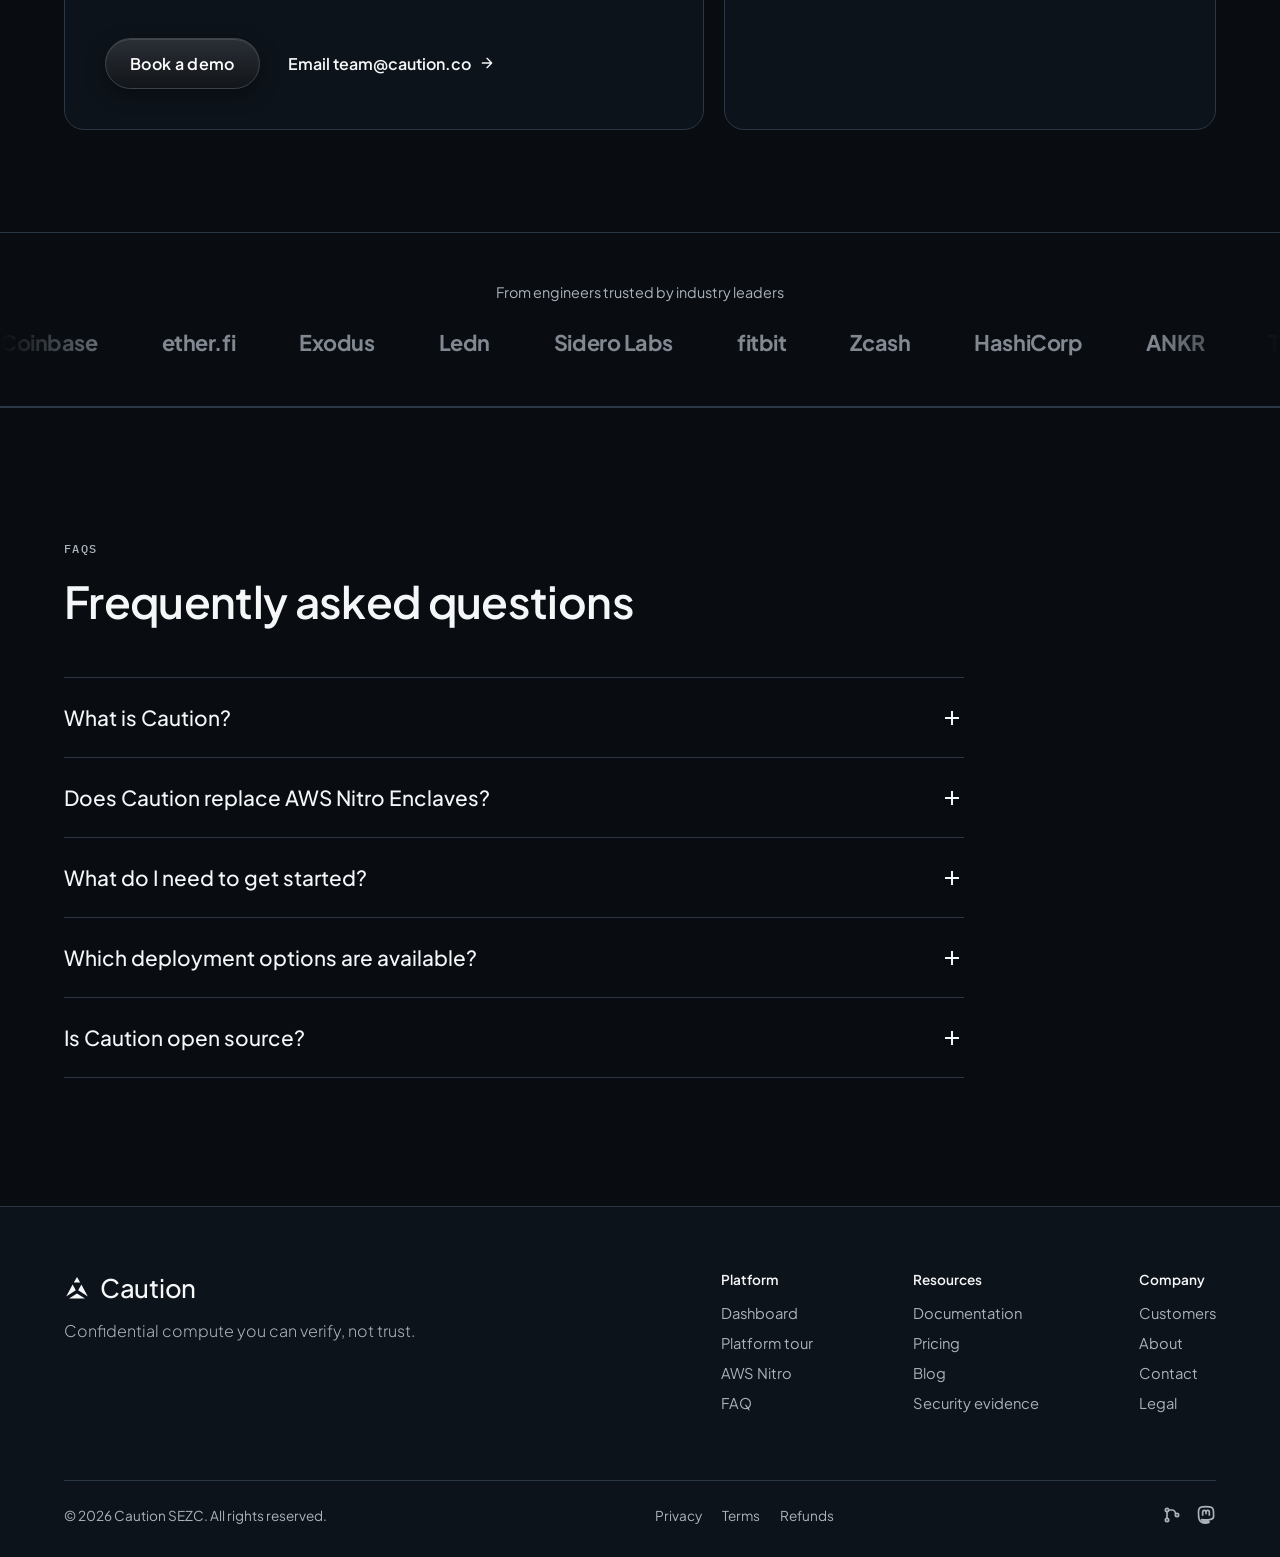
<file: contact.html>
<!doctype html>
<html lang="en" data-theme="dark">
<head>
  <meta charset="utf-8" />
  <meta name="viewport" content="width=device-width, initial-scale=1" />
  <title>Contact | Caution</title>
  <meta name="description" content="Talk to the Caution team." />
  <link rel="stylesheet" href="styles.css" />
  <link rel="stylesheet" href="pages.css" />
  <script>try { var t = localStorage.getItem("theme"); if (t) document.documentElement.dataset.theme = t; } catch (e) {}</script>
</head>
<body data-root="">
  <div id="site-header"></div>
  <main>
<section class="page-hero"><div class="container">
<span class="eyebrow">Talk to our team</span><h1>Let’s talk about your deployment</h1>
<p class="section-desc">Have questions about Caution? We'd love to hear from you.</p></div></section>
<section style="padding-bottom:clamp(64px,8vw,120px)"><div class="container contact-grid">
<div class="card contact-card" id="book"><span class="eyebrow">Book a demo</span><h2>20 minutes with an engineer</h2>
<ul class="book-steps">
<li><svg viewBox="0 0 24 24" fill="none" stroke="currentColor" stroke-width="2.5" stroke-linecap="round" stroke-linejoin="round"><path d="M20 6 9 17l-5-5"/></svg><span><b>Your goals</b> — tell us about the workload you want to protect.</span></li>
<li><svg viewBox="0 0 24 24" fill="none" stroke="currentColor" stroke-width="2.5" stroke-linecap="round" stroke-linejoin="round"><path d="M20 6 9 17l-5-5"/></svg><span><b>Technical Q&amp;A</b> — attestation, reproducible builds, deployment models.</span></li>
<li><svg viewBox="0 0 24 24" fill="none" stroke="currentColor" stroke-width="2.5" stroke-linecap="round" stroke-linejoin="round"><path d="M20 6 9 17l-5-5"/></svg><span><b>Next steps</b> — get ready to deploy with Caution.</span></li>
</ul>
<div class="cta-group" style="margin-top:12px"><a href="mailto:team@caution.co?subject=Book%20a%20demo" class="cta-btn">Book a demo</a><a href="mailto:team@caution.co?subject=Caution%20Inquiry&body=Hi%20Caution%20team%2C%0A%0AI%E2%80%99m%20interested%20in%20learning%20more%20about%20Caution.%0A%0AMy%20company%20name%3A%20%0AUse%20case%3A%20%0AAdditional%20details%3A%20%0A%0AThanks!" class="cta-link">Email team@caution.co <svg width="16" height="16" viewBox="0 0 24 24" fill="none" stroke="currentColor" stroke-width="2" stroke-linecap="round" stroke-linejoin="round"><path d="M5 12h14M12 5l7 7-7 7"/></svg></a></div></div>
<div style="display:grid;gap:20px">
<a class="card" href="mailto:team@caution.co?subject=Caution%20Inquiry&body=Hi%20Caution%20team%2C%0A%0AI%E2%80%99m%20interested%20in%20learning%20more%20about%20Caution.%0A%0AMy%20company%20name%3A%20%0AUse%20case%3A%20%0AAdditional%20details%3A%20%0A%0AThanks!"><div class="card-icon"><svg viewBox="0 0 24 24" fill="none" stroke="currentColor" stroke-width="2"><rect x="2" y="4" width="20" height="16" rx="2"/><path d="m22 7-10 6L2 7"/></svg></div><span class="eyebrow">Email us</span><h3>Contact us</h3><p>Send us a note and we'll get back to you.</p><span class="read">Send an email <svg width="16" height="16" viewBox="0 0 24 24" fill="none" stroke="currentColor" stroke-width="2" stroke-linecap="round" stroke-linejoin="round"><path d="M5 12h14M12 5l7 7-7 7"/></svg></span></a>
<a class="card" href="https://docs.caution.co/" target="_blank" rel="noopener noreferrer"><div class="card-icon"><svg viewBox="0 0 24 24" fill="none" stroke="currentColor" stroke-width="2"><path d="M2 3h6a4 4 0 0 1 4 4v14a3 3 0 0 0-3-3H2zM22 3h-6a4 4 0 0 0-4 4v14a3 3 0 0 1 3-3h7z"/></svg></div><h3>Explore documentation</h3><p>Read technical guides for deploying and verifying workloads with Caution.</p><span class="read">Read the docs <svg width="16" height="16" viewBox="0 0 24 24" fill="none" stroke="currentColor" stroke-width="2" stroke-linecap="round" stroke-linejoin="round"><path d="M5 12h14M12 5l7 7-7 7"/></svg></span></a>
</div></div></section>
<div class="logos"><p class="logos-title">From engineers trusted by industry leaders</p><div class="marquee"><div class="marquee-track logo-track"></div></div></div>
<section class="faq"><div class="container"><span class="eyebrow">FAQs</span><h2>Frequently asked questions</h2><div class="faq-items"><div class="faq-item"><button class="faq-q" aria-expanded="false"><span>What is Caution?</span><svg width="24" height="24" viewBox="0 0 24 24" fill="none" stroke="currentColor" stroke-width="2"><path d="M12 5v14M5 12h14"/></svg></button><div class="faq-a"><div><p>Caution is a verifiable compute platform that adds an extra layer of integrity guarantees on top of confidential compute. It cryptographically links the code running inside an enclave back to the reviewed source code, build inputs, and configuration that produced the enclave image, so anyone can verify what is running in production.</p><p>Caution currently supports deployments on AWS Nitro Enclaves, with additional attestation backends in active development.</p></div></div></div><div class="faq-item"><button class="faq-q" aria-expanded="false"><span>Does Caution replace AWS Nitro Enclaves?</span><svg width="24" height="24" viewBox="0 0 24 24" fill="none" stroke="currentColor" stroke-width="2"><path d="M12 5v14M5 12h14"/></svg></button><div class="faq-a"><div><p>No. Caution builds on top of AWS Nitro Enclaves, not instead of them. Nitro provides hardware-level isolation and attestation. Caution extends those guarantees by linking enclave measurements back to auditable source code and reproducible builds.</p></div></div></div><div class="faq-item"><button class="faq-q" aria-expanded="false"><span>What do I need to get started?</span><svg width="24" height="24" viewBox="0 0 24 24" fill="none" stroke="currentColor" stroke-width="2"><path d="M12 5v14M5 12h14"/></svg></button><div class="faq-a"><div><p><a href="contact.html#book">Book 20 minutes</a> with one of our engineers. We’ll discuss your goals, answer technical questions, and help you get ready to deploy with Caution.</p></div></div></div><div class="faq-item"><button class="faq-q" aria-expanded="false"><span>Which deployment options are available?</span><svg width="24" height="24" viewBox="0 0 24 24" fill="none" stroke="currentColor" stroke-width="2"><path d="M12 5v14M5 12h14"/></svg></button><div class="faq-a"><div><p>Caution offers bring-your-own-compute and fully managed deployment options. Because Caution is open source, teams can also self-host it if they want to operate deployments independently.</p><p>Compare the options in the <a href="https://docs.caution.co/reference/deployment-models/" target="_blank" rel="noopener noreferrer">deployment models</a> reference.</p></div></div></div><div class="faq-item"><button class="faq-q" aria-expanded="false"><span>Is Caution open source?</span><svg width="24" height="24" viewBox="0 0 24 24" fill="none" stroke="currentColor" stroke-width="2"><path d="M12 5v14M5 12h14"/></svg></button><div class="faq-a"><div><p>Yes. Caution is fully open source, which is essential for verifiable compute. You can't ask people to trust a verification system they can't inspect. Open source means you can audit the build process, verify our tooling does what we claim, and even run the entire system yourself if you prefer.</p></div></div></div></div></div></section>
  </main>
  <div id="site-footer"></div>
  <script src="layout.js"></script>
  <script src="main.js"></script>
</body>
</html>
</file>
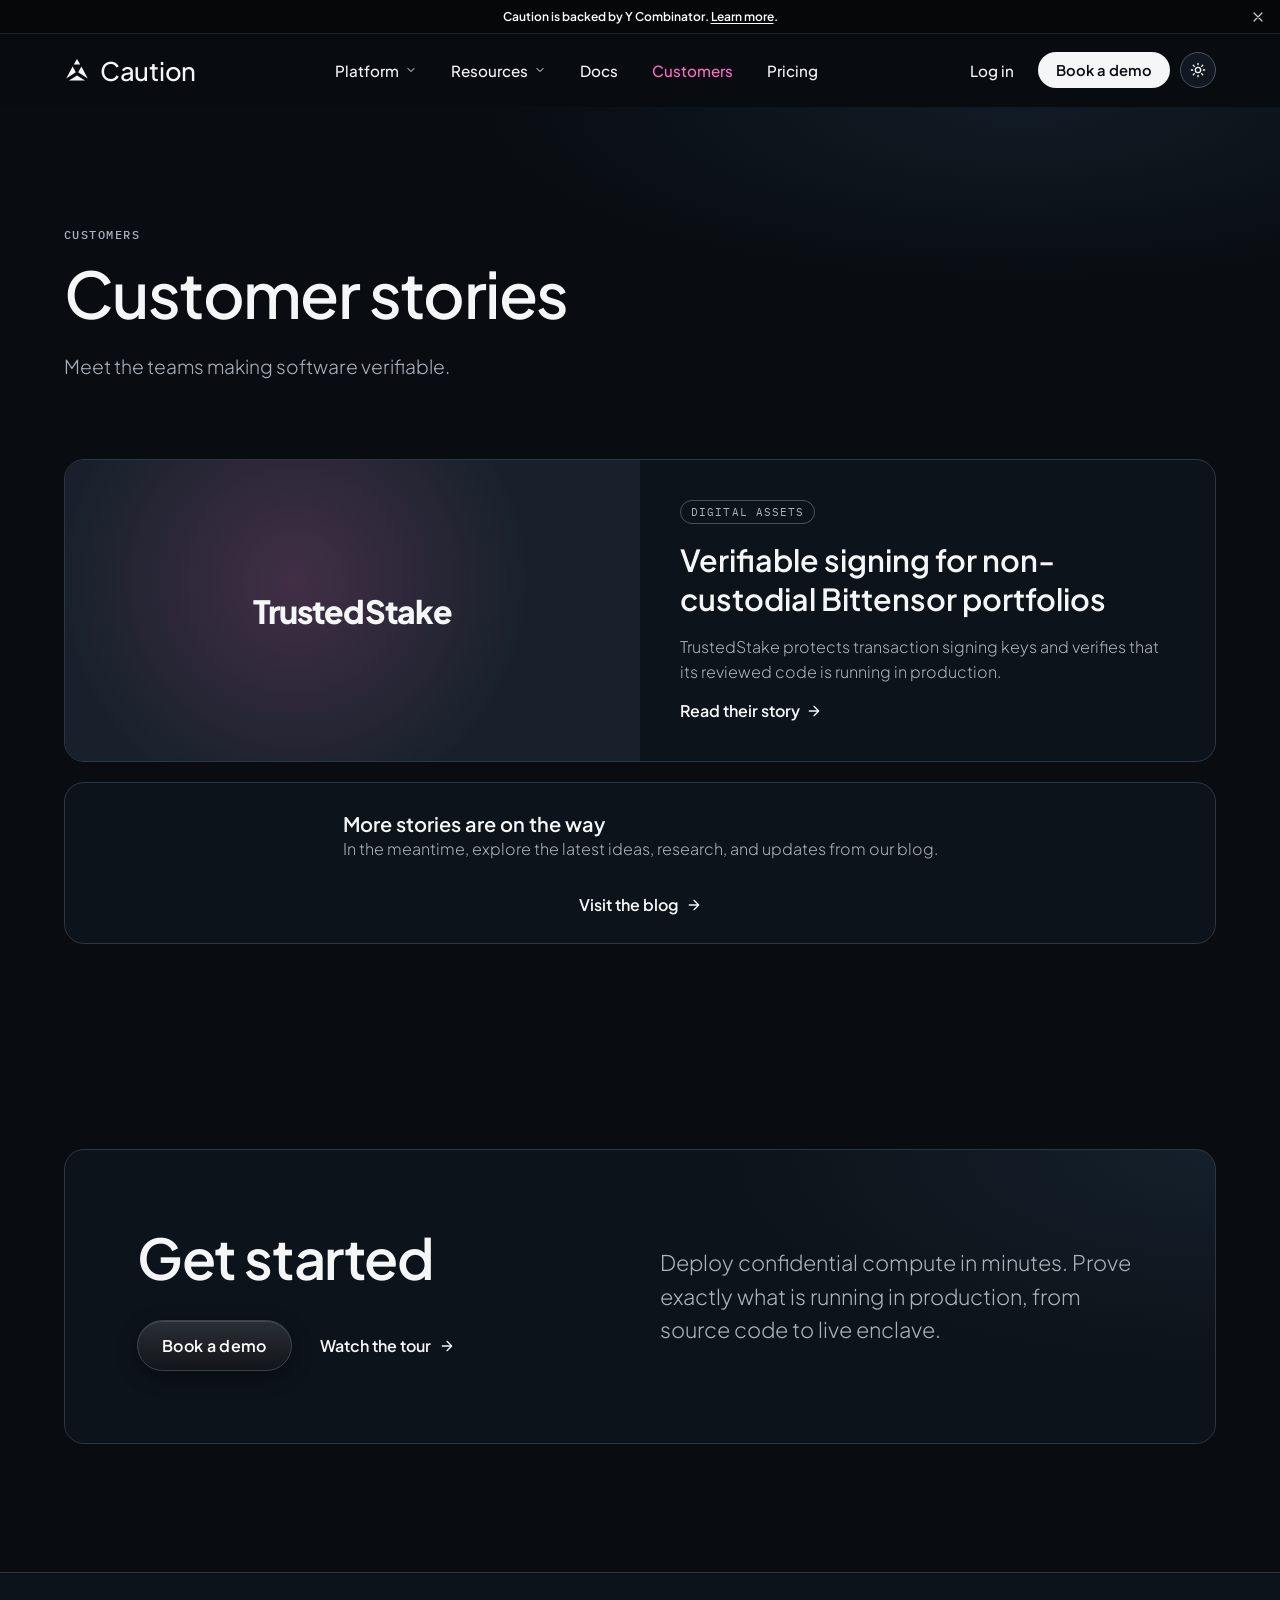
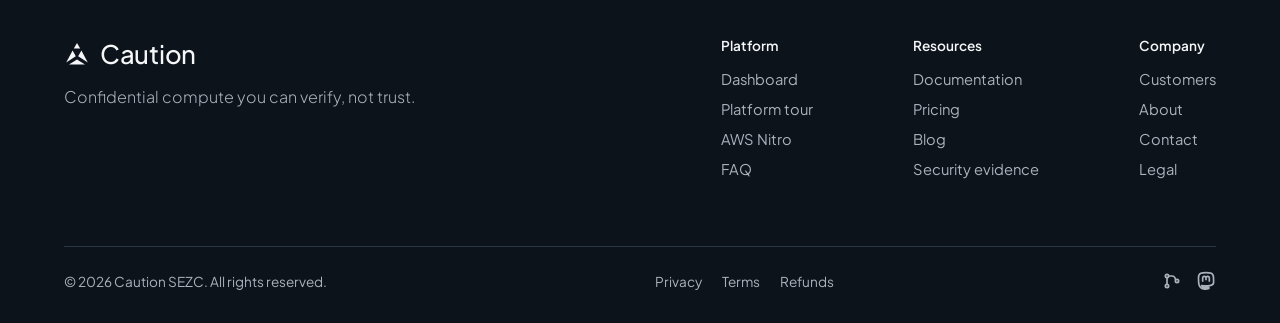
<file: customers.html>
<!doctype html>
<html lang="en" data-theme="dark">
<head>
  <meta charset="utf-8" />
  <meta name="viewport" content="width=device-width, initial-scale=1" />
  <title>Customers | Caution</title>
  <meta name="description" content="Customer stories." />
  <link rel="stylesheet" href="styles.css" />
  <link rel="stylesheet" href="pages.css" />
  <script>try { var t = localStorage.getItem("theme"); if (t) document.documentElement.dataset.theme = t; } catch (e) {}</script>
</head>
<body data-root="">
  <div id="site-header"></div>
  <main>
<section class="page-hero"><div class="container">
<span class="eyebrow">Customers</span><h1>Customer stories</h1>
<p class="section-desc">Meet the teams making software verifiable.</p></div></section>
<section style="padding-bottom:clamp(64px,8vw,120px)"><div class="container" style="display:grid;gap:20px">
<a class="card story" href="https://caution.co/customers/trustedstake.html" target="_blank" rel="noopener noreferrer">
<div class="story-visual">TrustedStake</div>
<div class="story-body"><span class="tag">Digital assets</span>
<h3>Verifiable signing for non-custodial Bittensor portfolios</h3>
<p>TrustedStake protects transaction signing keys and verifies that its reviewed code is running in production.</p>
<span class="read cta-link">Read their story <svg width="16" height="16" viewBox="0 0 24 24" fill="none" stroke="currentColor" stroke-width="2" stroke-linecap="round" stroke-linejoin="round"><path d="M5 12h14M12 5l7 7-7 7"/></svg></span></div></a>
<div class="card selfhost"><div><h3>More stories are on the way</h3><p>In the meantime, explore the latest ideas, research, and updates from our blog.</p></div>
<a href="blog.html" class="cta-link">Visit the blog <svg width="16" height="16" viewBox="0 0 24 24" fill="none" stroke="currentColor" stroke-width="2" stroke-linecap="round" stroke-linejoin="round"><path d="M5 12h14M12 5l7 7-7 7"/></svg></a></div>
</div></section>
<section class="final" style="padding-top:clamp(64px,8vw,120px)"><div class="container"><div class="final-inner">
<div><h2>Get started</h2><div class="cta-group"><a href="contact.html" class="cta-btn">Book a demo</a><a href="platform-tour.html" class="cta-link">Watch the tour <svg width="16" height="16" viewBox="0 0 24 24" fill="none" stroke="currentColor" stroke-width="2" stroke-linecap="round" stroke-linejoin="round"><path d="M5 12h14M12 5l7 7-7 7"/></svg></a></div></div>
<p>Deploy confidential compute in minutes. Prove exactly what is running in production, from source code to live enclave.</p>
</div></div></section>
  </main>
  <div id="site-footer"></div>
  <script src="layout.js"></script>
  <script src="main.js"></script>
</body>
</html>
</file>
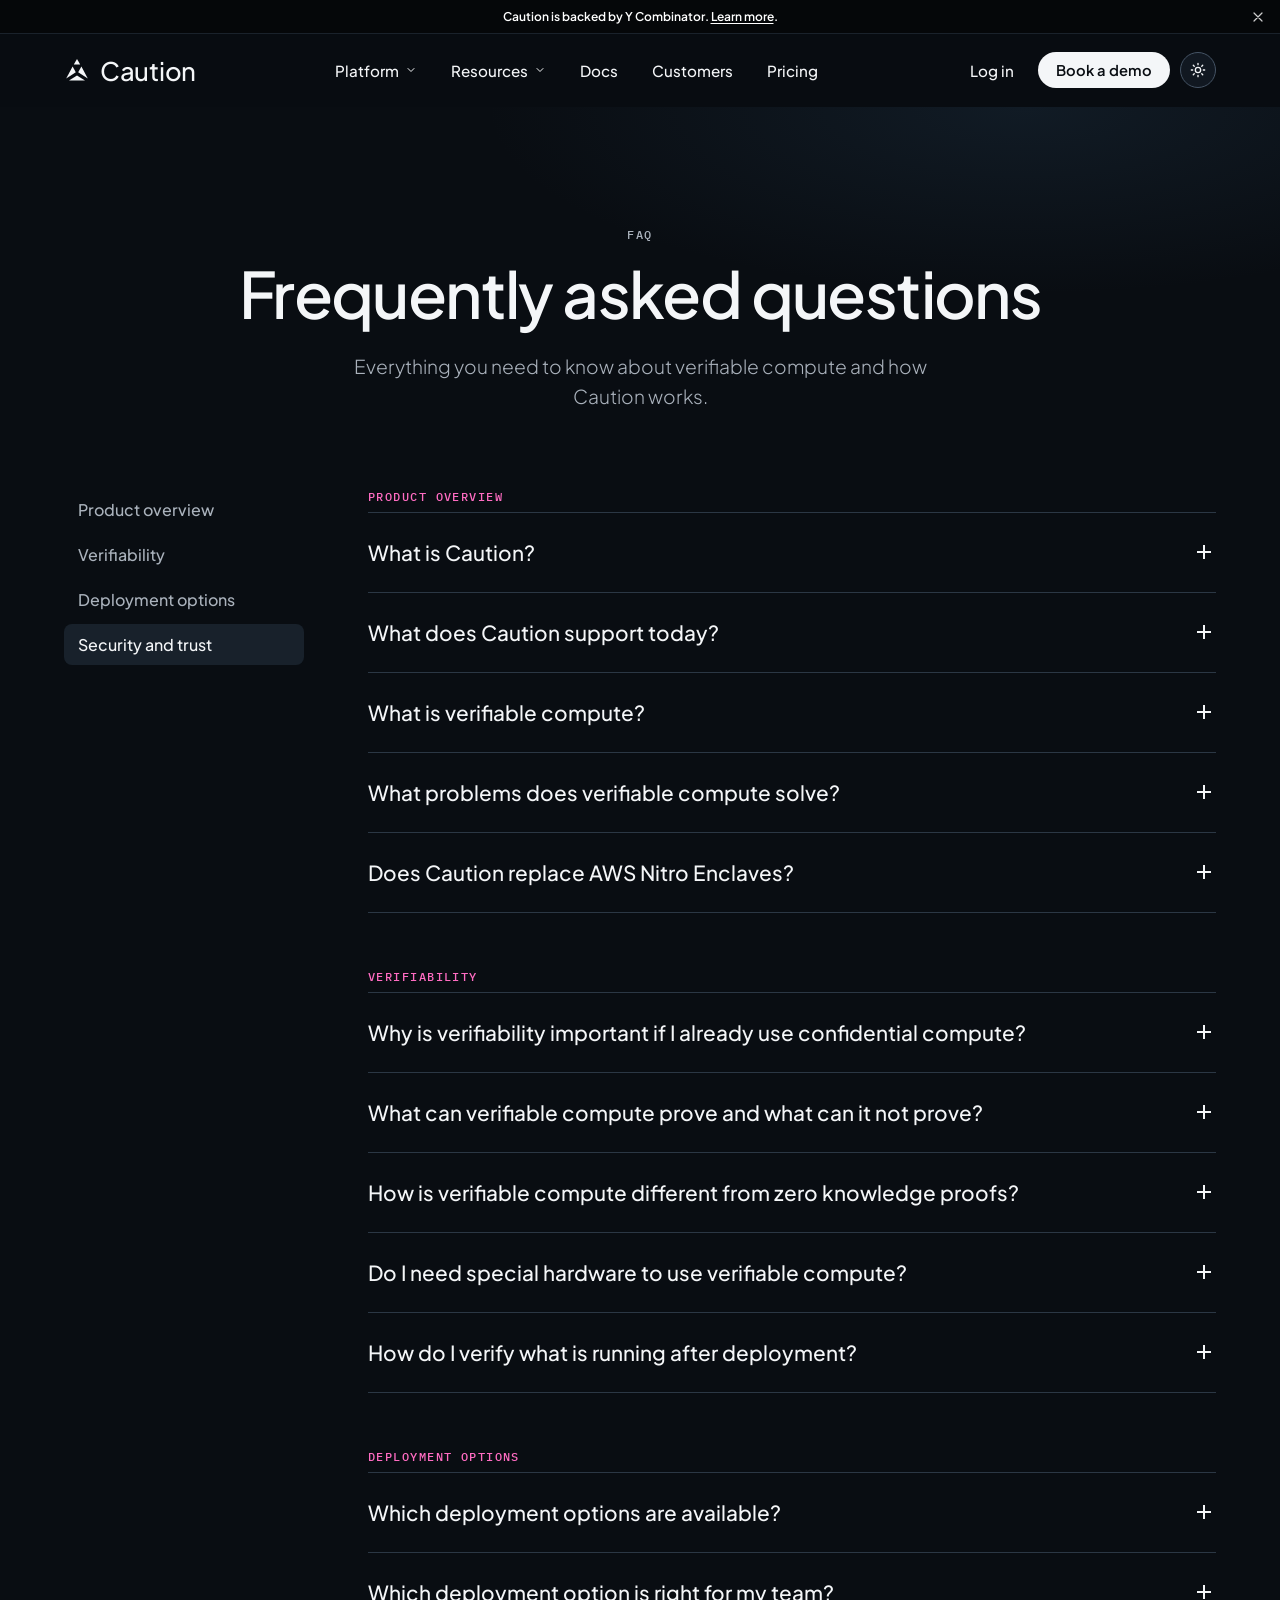
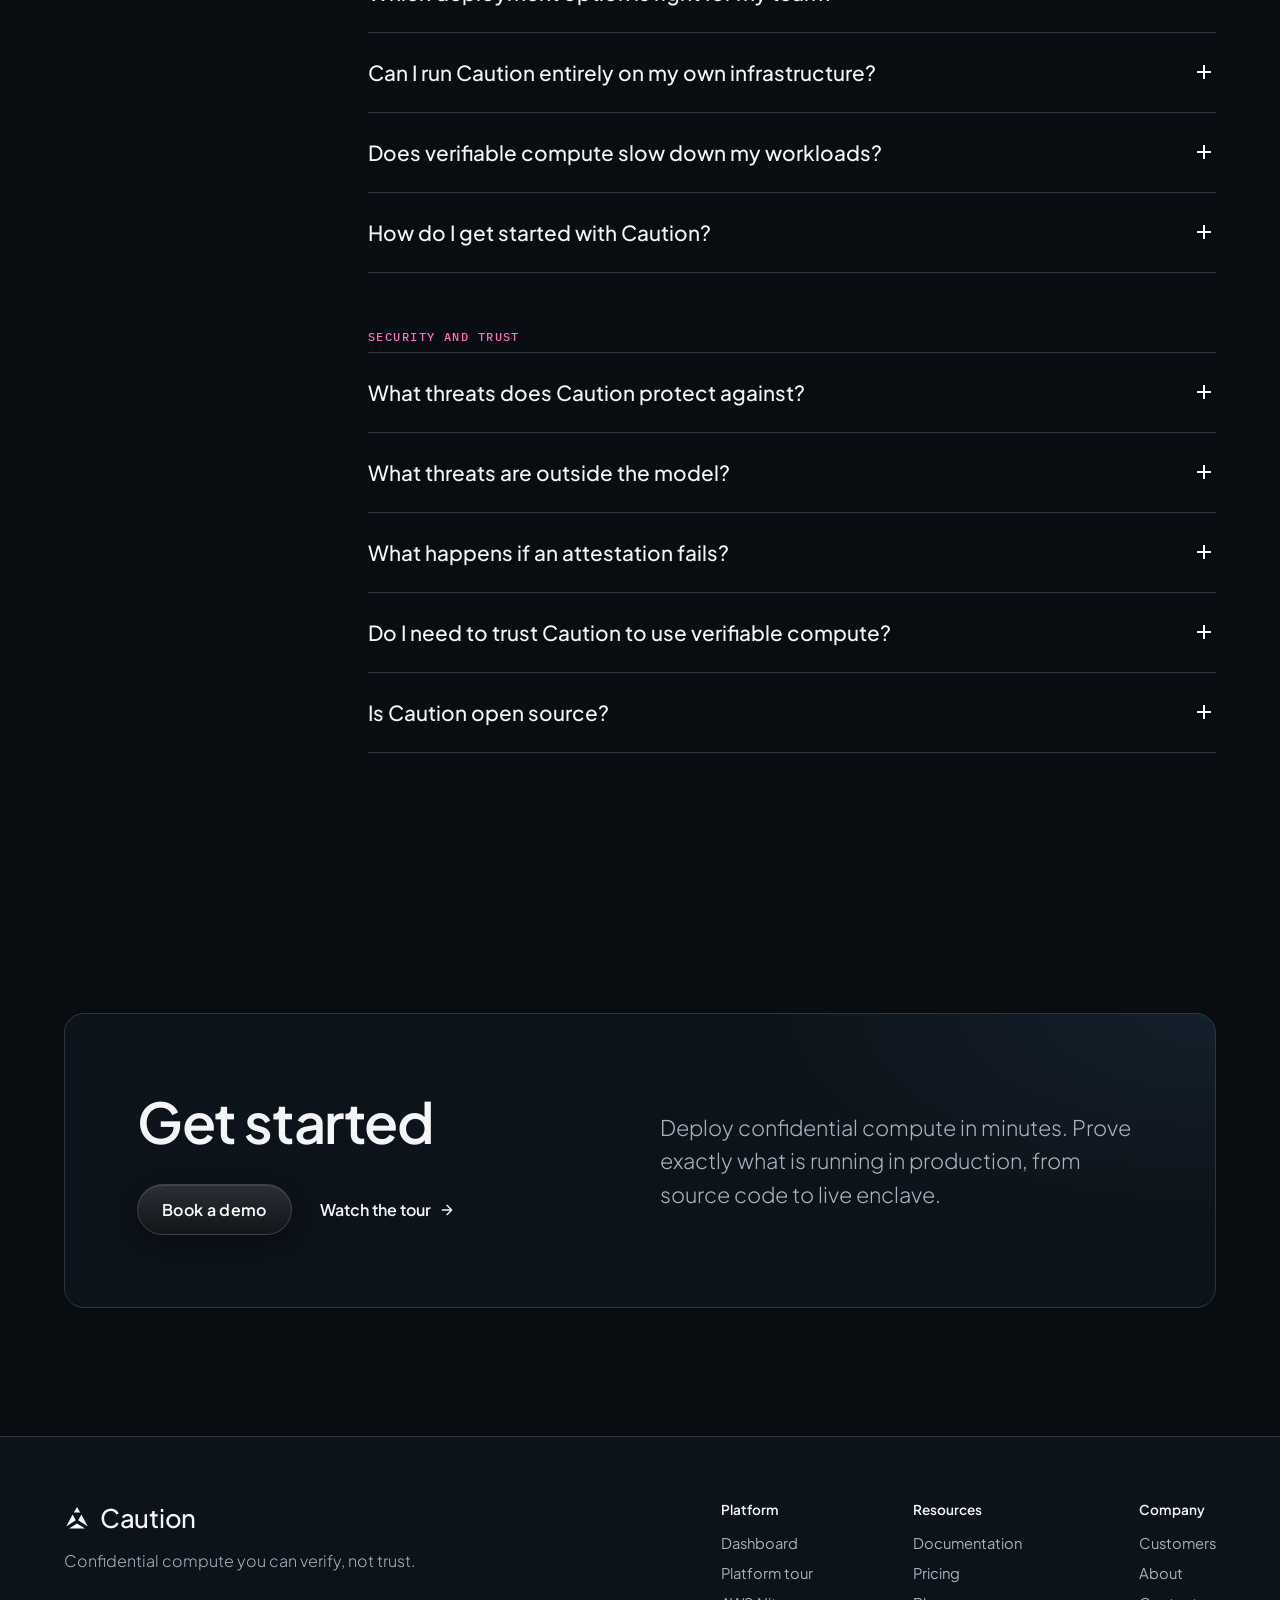
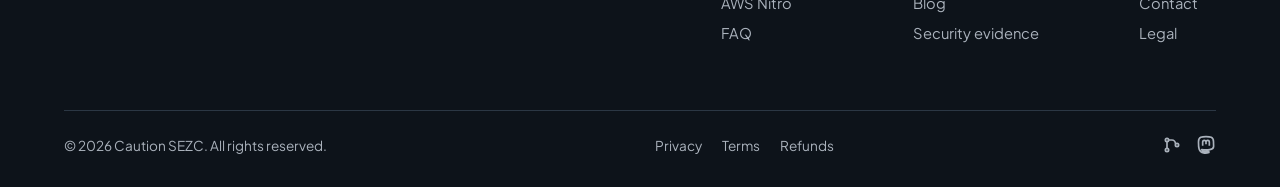
<file: faq.html>
<!doctype html>
<html lang="en" data-theme="dark">
<head>
  <meta charset="utf-8" />
  <meta name="viewport" content="width=device-width, initial-scale=1" />
  <title>FAQ | Caution</title>
  <meta name="description" content="Frequently asked questions about Caution and verifiable compute." />
  <link rel="stylesheet" href="styles.css" />
  <link rel="stylesheet" href="pages.css" />
  <script>try { var t = localStorage.getItem("theme"); if (t) document.documentElement.dataset.theme = t; } catch (e) {}</script>
</head>
<body data-root="">
  <div id="site-header"></div>
  <main>
<section class="page-hero center"><div class="container">
<span class="eyebrow">FAQ</span><h1>Frequently asked questions</h1>
<p class="section-desc">Everything you need to know about verifiable compute and how Caution works.</p></div></section>
<section style="padding-bottom:clamp(64px,8vw,120px)"><div class="container faq-layout">
<nav class="faq-nav" aria-label="FAQ sections"><a href="#overview">Product overview</a><a href="#verifiability">Verifiability</a><a href="#deployment">Deployment options</a><a href="#security">Security and trust</a></nav><div><div class="faq-group" id="overview"><h3>Product overview</h3><div class="faq-items"><div class="faq-item"><button class="faq-q" aria-expanded="false"><span>What is Caution?</span><svg width="24" height="24" viewBox="0 0 24 24" fill="none" stroke="currentColor" stroke-width="2"><path d="M12 5v14M5 12h14"/></svg></button><div class="faq-a"><div><p>Caution is a verifiable compute platform that adds an extra layer of integrity guarantees on top of confidential compute. It cryptographically links the code running inside an enclave back to the reviewed source code, build inputs, and configuration that produced the enclave image, so anyone can verify what is running in production.</p><p>Caution currently supports deployments on AWS Nitro Enclaves, with additional attestation backends in active development.</p></div></div></div><div class="faq-item"><button class="faq-q" aria-expanded="false"><span>What does Caution support today?</span><svg width="24" height="24" viewBox="0 0 24 24" fill="none" stroke="currentColor" stroke-width="2"><path d="M12 5v14M5 12h14"/></svg></button><div class="faq-a"><div><p>Caution supports reproducible enclave deployments on AWS Nitro, including verified deployments and a CLI-first workflow for Linux and macOS. We work closely with customers as we continue expanding the platform.</p></div></div></div><div class="faq-item"><button class="faq-q" aria-expanded="false"><span>What is verifiable compute?</span><svg width="24" height="24" viewBox="0 0 24 24" fill="none" stroke="currentColor" stroke-width="2"><path d="M12 5v14M5 12h14"/></svg></button><div class="faq-a"><div><p>Verifiable compute uses confidential compute / TEE workloads in a way that lets them prove exactly what software is running on a server, using cryptography and hardware. Instead of trusting that a system behaved as intended, you get cryptographic evidence of the code, configuration, dependencies, and kernel that were actually used.</p><p>No black boxes, no guesswork, no relying on a provider's promises. Learn more about <a href="https://docs.caution.co/concepts/verifiability/" target="_blank" rel="noopener noreferrer">verifiability in the docs</a>.</p></div></div></div><div class="faq-item"><button class="faq-q" aria-expanded="false"><span>What problems does verifiable compute solve?</span><svg width="24" height="24" viewBox="0 0 24 24" fill="none" stroke="currentColor" stroke-width="2"><path d="M12 5v14M5 12h14"/></svg></button><div class="faq-a"><div><p>It removes the need to blindly trust remote systems. When code runs on infrastructure you don't physically control, you normally have to trust that the operator hasn't modified it and that what's running matches what was deployed.</p><p>With verifiable compute you get cryptographic proof instead, so third parties, customers and auditors can confirm your claims independently.</p></div></div></div><div class="faq-item"><button class="faq-q" aria-expanded="false"><span>Does Caution replace AWS Nitro Enclaves?</span><svg width="24" height="24" viewBox="0 0 24 24" fill="none" stroke="currentColor" stroke-width="2"><path d="M12 5v14M5 12h14"/></svg></button><div class="faq-a"><div><p>No. Caution builds on top of AWS Nitro Enclaves, not instead of them. Nitro provides hardware-level isolation and attestation. Caution extends those guarantees by linking enclave measurements back to auditable source code and reproducible builds.</p></div></div></div></div></div><div class="faq-group" id="verifiability"><h3>Verifiability</h3><div class="faq-items"><div class="faq-item"><button class="faq-q" aria-expanded="false"><span>Why is verifiability important if I already use confidential compute?</span><svg width="24" height="24" viewBox="0 0 24 24" fill="none" stroke="currentColor" stroke-width="2"><path d="M12 5v14M5 12h14"/></svg></button><div class="faq-a"><div><p>Confidential compute protects data while it's processed, but it doesn't tell anyone which code is doing the processing. An enclave could be running a backdoored version of your application and confidential compute alone wouldn't reveal it.</p><p>Verifiability completes the picture: external parties can confirm that the right software is protecting the data. Learn more about <a href="https://docs.caution.co/concepts/verifiability/" target="_blank" rel="noopener noreferrer">verifiability</a>.</p></div></div></div><div class="faq-item"><button class="faq-q" aria-expanded="false"><span>What can verifiable compute prove and what can it not prove?</span><svg width="24" height="24" viewBox="0 0 24 24" fill="none" stroke="currentColor" stroke-width="2"><path d="M12 5v14M5 12h14"/></svg></button><div class="faq-a"><div><p>It can prove exactly which code was used to build the software running in an enclave, tying reviewable source code to the code running on the server.</p><p>It cannot prove that the code is bug-free, that its logic is correct, that the hardware implementation is secure, or that external dependencies behave correctly. It proves <em>what</em> is running, not that it is correct.</p></div></div></div><div class="faq-item"><button class="faq-q" aria-expanded="false"><span>How is verifiable compute different from zero knowledge proofs?</span><svg width="24" height="24" viewBox="0 0 24 24" fill="none" stroke="currentColor" stroke-width="2"><path d="M12 5v14M5 12h14"/></svg></button><div class="faq-a"><div><p>ZKPs prove a computation was done correctly without revealing inputs, but they are computationally expensive and only prove the math, not which software ran.</p><p>Verifiable compute proves what code executed, how it was built and where it ran. The two are complementary: ZKPs running on verifiable compute get stronger trust guarantees.</p></div></div></div><div class="faq-item"><button class="faq-q" aria-expanded="false"><span>Do I need special hardware to use verifiable compute?</span><svg width="24" height="24" viewBox="0 0 24 24" fill="none" stroke="currentColor" stroke-width="2"><path d="M12 5v14M5 12h14"/></svg></button><div class="faq-a"><div><p>Yes. It relies on confidential compute / TEE hardware as the trust anchor: AWS Nitro, AMD SEV, Intel TDX and TPM2.</p><p>Learn more about <a href="https://docs.caution.co/concepts/attestation/" target="_blank" rel="noopener noreferrer">hardware attestations</a>.</p></div></div></div><div class="faq-item"><button class="faq-q" aria-expanded="false"><span>How do I verify what is running after deployment?</span><svg width="24" height="24" viewBox="0 0 24 24" fill="none" stroke="currentColor" stroke-width="2"><path d="M12 5v14M5 12h14"/></svg></button><div class="faq-a"><div><p>Caution offers two modes. <strong>Reproduce</strong> rebuilds the enclave image from source and compares it against the live attestation — the strongest guarantee.</p><p><strong>PCR</strong> mode checks attestations against known PCR values without rebuilding. It's faster but requires trusting the source of the PCR file.</p><p>Follow the <a href="https://docs.caution.co/guides/verify-an-app/" target="_blank" rel="noopener noreferrer">Verify an app</a> guide for the full workflow.</p></div></div></div></div></div><div class="faq-group" id="deployment"><h3>Deployment options</h3><div class="faq-items"><div class="faq-item"><button class="faq-q" aria-expanded="false"><span>Which deployment options are available?</span><svg width="24" height="24" viewBox="0 0 24 24" fill="none" stroke="currentColor" stroke-width="2"><path d="M12 5v14M5 12h14"/></svg></button><div class="faq-a"><div><p>Caution offers bring-your-own-compute and fully managed deployment options. Because Caution is open source, teams can also self-host it if they want to operate deployments independently.</p><p>Compare the options in the <a href="https://docs.caution.co/reference/deployment-models/" target="_blank" rel="noopener noreferrer">deployment models</a> reference.</p></div></div></div><div class="faq-item"><button class="faq-q" aria-expanded="false"><span>Which deployment option is right for my team?</span><svg width="24" height="24" viewBox="0 0 24 24" fill="none" stroke="currentColor" stroke-width="2"><path d="M12 5v14M5 12h14"/></svg></button><div class="faq-a"><div><p><strong>Self-hosted</strong>: full control, run Caution on your own stack under <a href="https://www.gnu.org/licenses/agpl-3.0.en.html" target="_blank" rel="noopener noreferrer">AGPLv3</a> (or <a href="contact.html">contact us</a> for a commercial licence).</p><p><strong>Bring your own compute</strong>: Caution enclaves in your own cloud account (starting with AWS), with Caution managing the enclave infrastructure.</p><p><strong>Fully managed</strong>: the fastest path to production, with Caution hosting and managing everything end to end.</p></div></div></div><div class="faq-item"><button class="faq-q" aria-expanded="false"><span>Can I run Caution entirely on my own infrastructure?</span><svg width="24" height="24" viewBox="0 0 24 24" fill="none" stroke="currentColor" stroke-width="2"><path d="M12 5v14M5 12h14"/></svg></button><div class="faq-a"><div><p>Yes, under <a href="https://www.gnu.org/licenses/agpl-3.0.html" target="_blank" rel="noopener noreferrer">AGPLv3</a> or a commercial licence. Alternatively, host in your own AWS account with Caution-managed provisioning and deployment.</p></div></div></div><div class="faq-item"><button class="faq-q" aria-expanded="false"><span>Does verifiable compute slow down my workloads?</span><svg width="24" height="24" viewBox="0 0 24 24" fill="none" stroke="currentColor" stroke-width="2"><path d="M12 5v14M5 12h14"/></svg></button><div class="faq-a"><div><p>The overhead is minimal. Attestation runs alongside your workload, which executes at native speed once started.</p></div></div></div><div class="faq-item"><button class="faq-q" aria-expanded="false"><span>How do I get started with Caution?</span><svg width="24" height="24" viewBox="0 0 24 24" fill="none" stroke="currentColor" stroke-width="2"><path d="M12 5v14M5 12h14"/></svg></button><div class="faq-a"><div><p><a href="contact.html#book">Book 20 minutes</a> with one of our engineers. We’ll discuss your goals, answer technical questions, and help you get ready to deploy with Caution.</p></div></div></div></div></div><div class="faq-group" id="security"><h3>Security and trust</h3><div class="faq-items"><div class="faq-item"><button class="faq-q" aria-expanded="false"><span>What threats does Caution protect against?</span><svg width="24" height="24" viewBox="0 0 24 24" fill="none" stroke="currentColor" stroke-width="2"><path d="M12 5v14M5 12h14"/></svg></button><div class="faq-a"><div><p>Tampering with deployed software, unauthorised modifications by cloud providers or administrators, supply-chain attacks that swap build artifacts, and operators claiming to run one thing while running another.</p></div></div></div><div class="faq-item"><button class="faq-q" aria-expanded="false"><span>What threats are outside the model?</span><svg width="24" height="24" viewBox="0 0 24 24" fill="none" stroke="currentColor" stroke-width="2"><path d="M12 5v14M5 12h14"/></svg></button><div class="faq-a"><div><p>Bugs in the code itself, flaws in the TEE hardware implementation, compromised source repositories, denial of service, and the correctness of business logic.</p></div></div></div><div class="faq-item"><button class="faq-q" aria-expanded="false"><span>What happens if an attestation fails?</span><svg width="24" height="24" viewBox="0 0 24 24" fill="none" stroke="currentColor" stroke-width="2"><path d="M12 5v14M5 12h14"/></svg></button><div class="faq-a"><div><p>The running enclave doesn't match what you expected — possibly tampering, a deployment error or a version mismatch. Treat it as a security event: stop interacting with the enclave, investigate, and redeploy from known source if necessary.</p><p>The <a href="https://docs.caution.co/guides/verify-an-app/" target="_blank" rel="noopener noreferrer">Verify an app</a> guide covers failure handling.</p></div></div></div><div class="faq-item"><button class="faq-q" aria-expanded="false"><span>Do I need to trust Caution to use verifiable compute?</span><svg width="24" height="24" viewBox="0 0 24 24" fill="none" stroke="currentColor" stroke-width="2"><path d="M12 5v14M5 12h14"/></svg></button><div class="faq-a"><div><p>No. Images are reproducible, every component is open source, and verification runs locally on your machine. Even a fully compromised Caution infrastructure couldn't deploy malicious code undetected.</p></div></div></div><div class="faq-item"><button class="faq-q" aria-expanded="false"><span>Is Caution open source?</span><svg width="24" height="24" viewBox="0 0 24 24" fill="none" stroke="currentColor" stroke-width="2"><path d="M12 5v14M5 12h14"/></svg></button><div class="faq-a"><div><p>Yes. Caution is fully open source, which is essential for verifiable compute. You can't ask people to trust a verification system they can't inspect. Open source means you can audit the build process, verify our tooling does what we claim, and even run the entire system yourself if you prefer.</p></div></div></div></div></div></div></div></section>
<section class="final" style="padding-top:clamp(64px,8vw,120px)"><div class="container"><div class="final-inner">
<div><h2>Get started</h2><div class="cta-group"><a href="contact.html" class="cta-btn">Book a demo</a><a href="platform-tour.html" class="cta-link">Watch the tour <svg width="16" height="16" viewBox="0 0 24 24" fill="none" stroke="currentColor" stroke-width="2" stroke-linecap="round" stroke-linejoin="round"><path d="M5 12h14M12 5l7 7-7 7"/></svg></a></div></div>
<p>Deploy confidential compute in minutes. Prove exactly what is running in production, from source code to live enclave.</p>
</div></div></section>
  </main>
  <div id="site-footer"></div>
  <script src="layout.js"></script>
  <script src="main.js"></script>
</body>
</html>
</file>
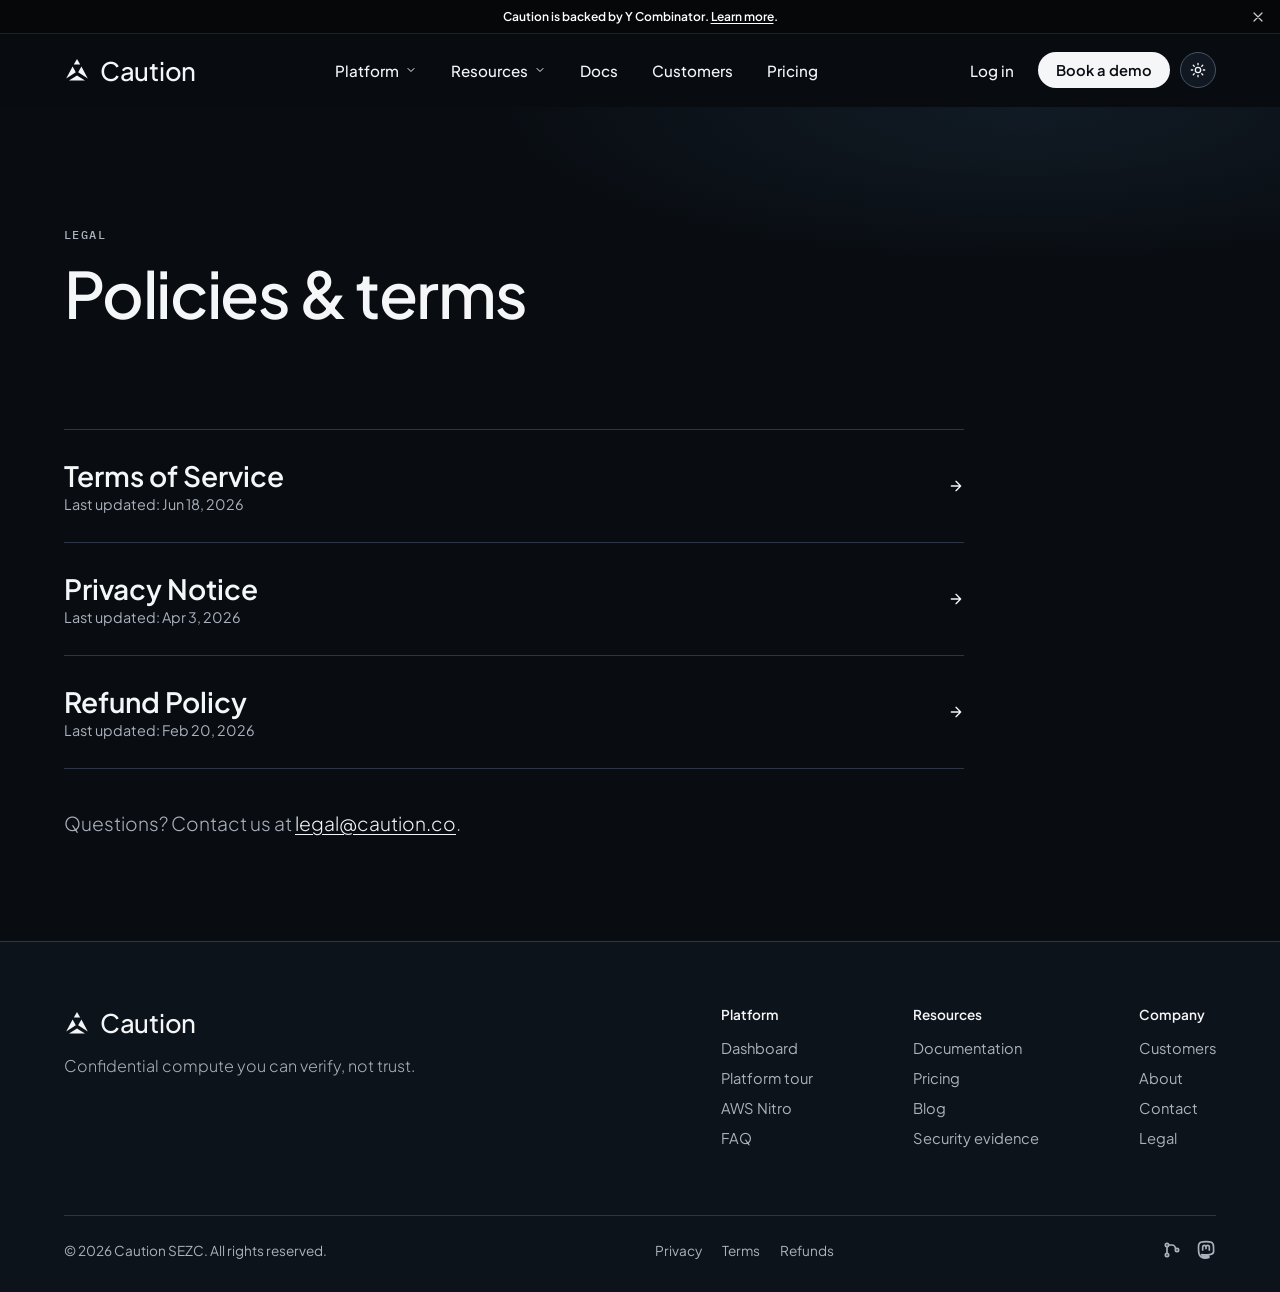
<file: legal.html>
<!doctype html>
<html lang="en" data-theme="dark">
<head>
  <meta charset="utf-8" />
  <meta name="viewport" content="width=device-width, initial-scale=1" />
  <title>Legal | Caution</title>
  <meta name="description" content="Policies and terms." />
  <link rel="stylesheet" href="styles.css" />
  <link rel="stylesheet" href="pages.css" />
  <script>try { var t = localStorage.getItem("theme"); if (t) document.documentElement.dataset.theme = t; } catch (e) {}</script>
</head>
<body data-root="">
  <div id="site-header"></div>
  <main>
<section class="page-hero"><div class="container">
<span class="eyebrow">Legal</span><h1>Policies &amp; terms</h1></div></section>
<section style="padding-bottom:clamp(64px,8vw,120px)"><div class="container">
<div class="legal-list"><a href="https://caution.co/terms.html" target="_blank" rel="noopener noreferrer"><div><h2>Terms of Service</h2><span>Last updated: Jun 18, 2026</span></div><svg width="16" height="16" viewBox="0 0 24 24" fill="none" stroke="currentColor" stroke-width="2" stroke-linecap="round" stroke-linejoin="round"><path d="M5 12h14M12 5l7 7-7 7"/></svg></a><a href="https://caution.co/privacy.html" target="_blank" rel="noopener noreferrer"><div><h2>Privacy Notice</h2><span>Last updated: Apr 3, 2026</span></div><svg width="16" height="16" viewBox="0 0 24 24" fill="none" stroke="currentColor" stroke-width="2" stroke-linecap="round" stroke-linejoin="round"><path d="M5 12h14M12 5l7 7-7 7"/></svg></a><a href="https://caution.co/legal/refunds.html" target="_blank" rel="noopener noreferrer"><div><h2>Refund Policy</h2><span>Last updated: Feb 20, 2026</span></div><svg width="16" height="16" viewBox="0 0 24 24" fill="none" stroke="currentColor" stroke-width="2" stroke-linecap="round" stroke-linejoin="round"><path d="M5 12h14M12 5l7 7-7 7"/></svg></a></div>
<p class="section-desc" style="margin-top:40px">Questions? Contact us at <a class="link" href="mailto:legal@caution.co">legal@caution.co</a>.</p>
</div></section>
  </main>
  <div id="site-footer"></div>
  <script src="layout.js"></script>
  <script src="main.js"></script>
</body>
</html>
</file>
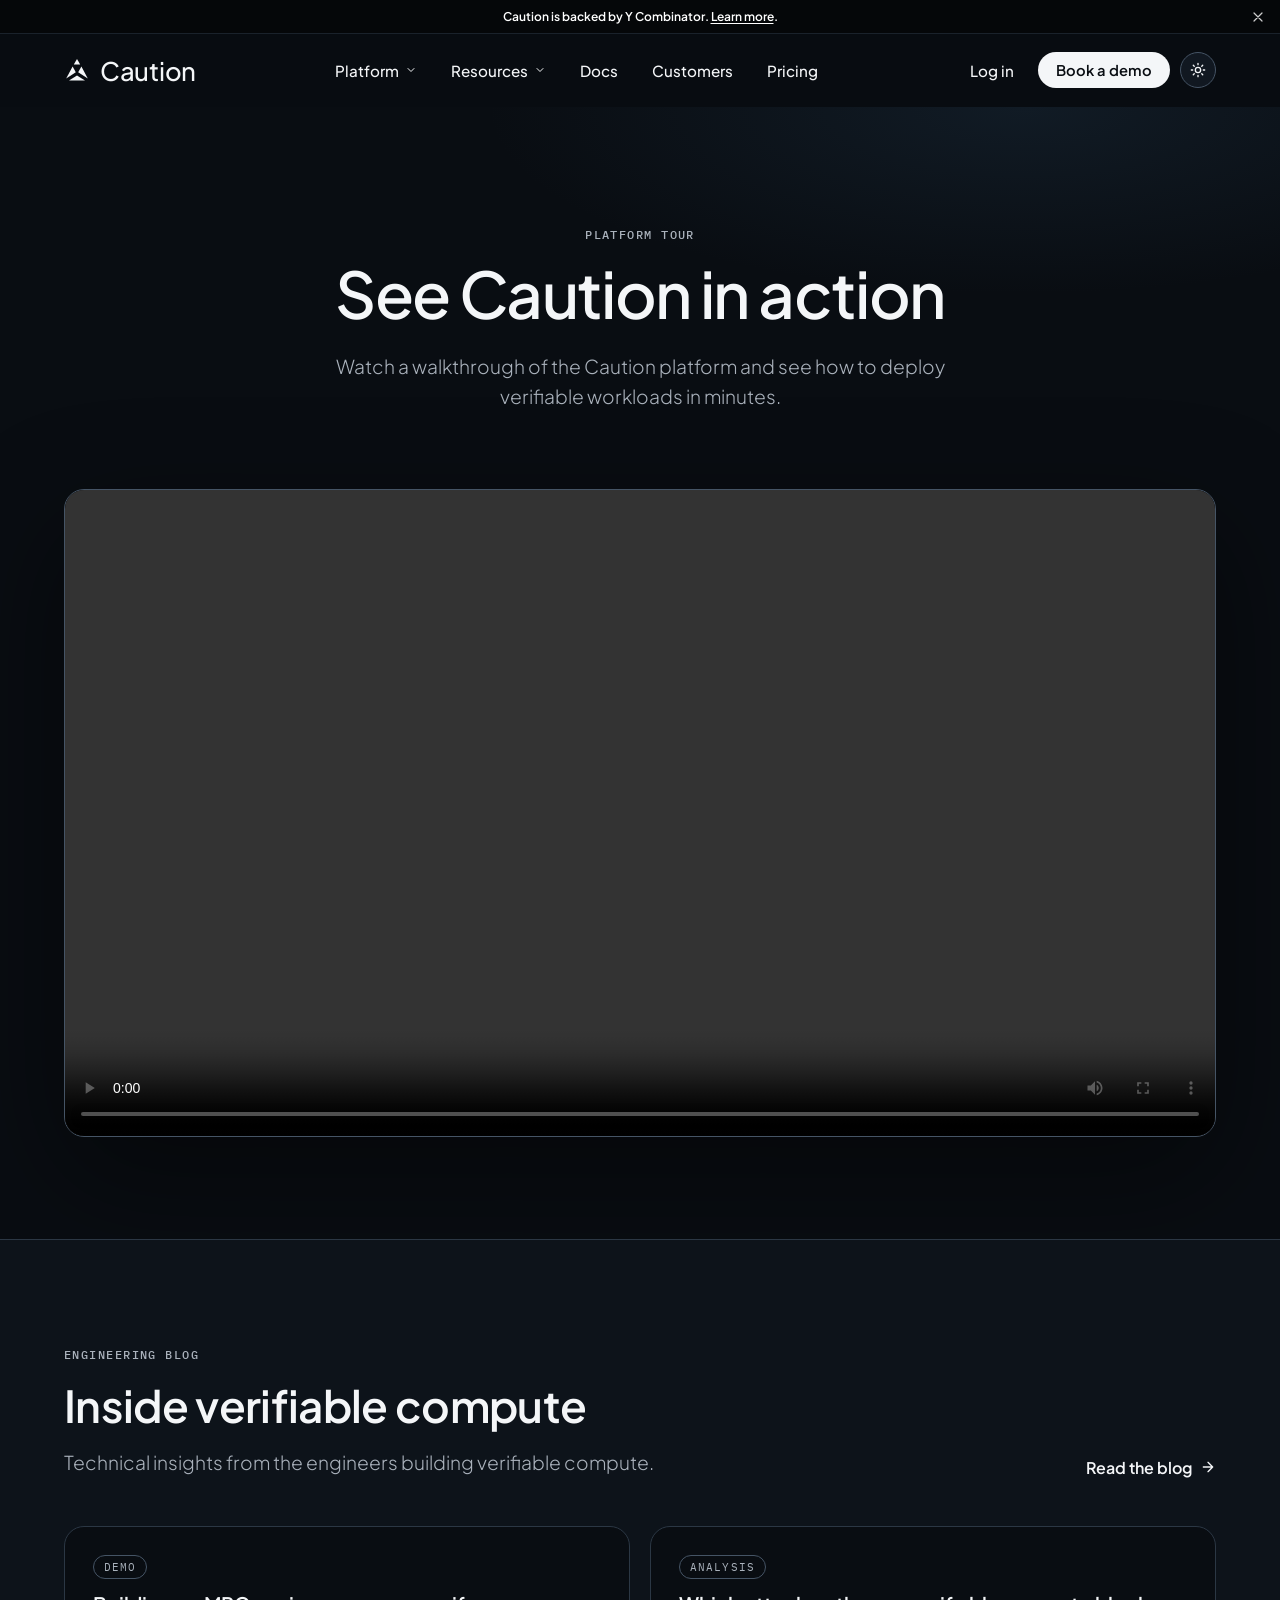
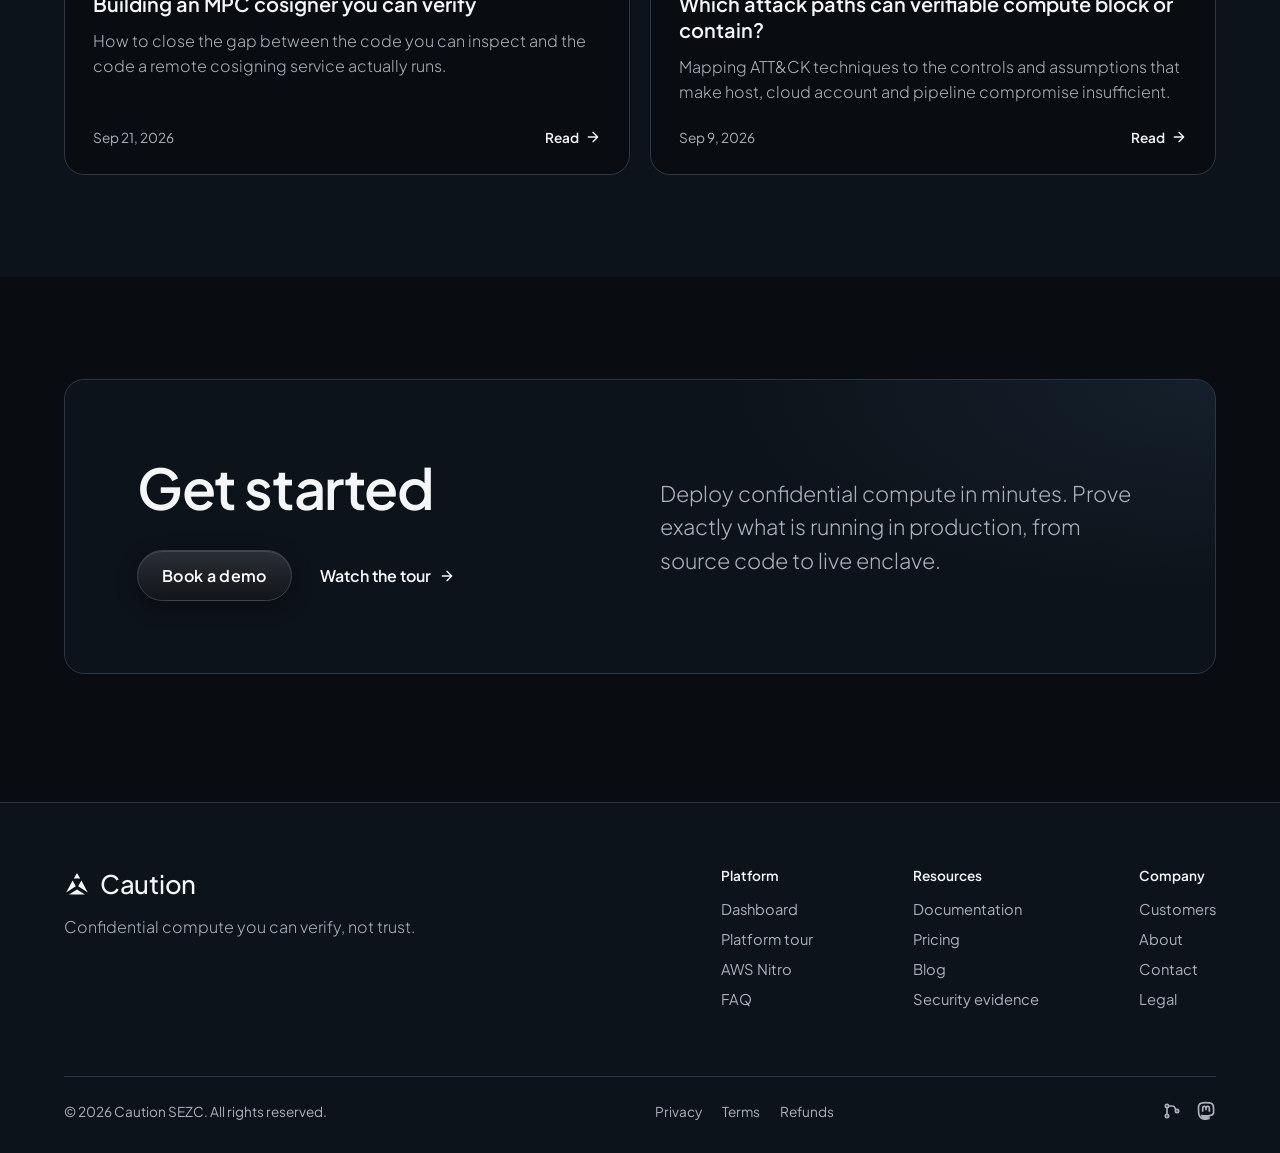
<file: platform-tour.html>
<!doctype html>
<html lang="en" data-theme="dark">
<head>
  <meta charset="utf-8" />
  <meta name="viewport" content="width=device-width, initial-scale=1" />
  <title>Platform tour | Caution</title>
  <meta name="description" content="Watch a walkthrough of the Caution platform." />
  <link rel="stylesheet" href="styles.css" />
  <link rel="stylesheet" href="pages.css" />
  <script>try { var t = localStorage.getItem("theme"); if (t) document.documentElement.dataset.theme = t; } catch (e) {}</script>
</head>
<body data-root="">
  <div id="site-header"></div>
  <main>
<section class="page-hero center"><div class="container">
<span class="eyebrow">Platform tour</span>
<h1>See Caution in action</h1>
<p class="section-desc">Watch a walkthrough of the Caution platform and see how to deploy verifiable workloads in minutes.</p>
</div></section>
<section style="padding-bottom:clamp(64px,8vw,120px)"><div class="container">
<div class="video"><video controls preload="metadata" playsinline>
<source src="https://caution.co/assets/videos/demo_video.webm" type="video/webm" />
<source src="https://caution.co/assets/videos/demo_video.mp4" type="video/mp4" />
Your browser does not support the video tag.</video></div>
</div></section>
<section class="block alt"><div class="container">
<div class="block-head" style="display:flex;justify-content:space-between;align-items:flex-end;gap:24px;flex-wrap:wrap">
<div><span class="eyebrow">Engineering blog</span><h2 class="section-title">Inside verifiable compute</h2>
<p class="section-desc">Technical insights from the engineers building verifiable compute.</p></div>
<a href="blog.html" class="cta-link">Read the blog <svg width="16" height="16" viewBox="0 0 24 24" fill="none" stroke="currentColor" stroke-width="2" stroke-linecap="round" stroke-linejoin="round"><path d="M5 12h14M12 5l7 7-7 7"/></svg></a></div>
<div class="grid c2"><a class="card" href="https://caution.co/blog/building-an-mpc-cosigner-you-can-verify.html" target="_blank" rel="noopener noreferrer" data-tag="demo">
<span class="tag" style="align-self:flex-start">demo</span><h3>Building an MPC cosigner you can verify</h3><p>How to close the gap between the code you can inspect and the code a remote cosigning service actually runs.</p>
<div class="meta"><span>Sep 21, 2026</span><span class="read">Read <svg width="16" height="16" viewBox="0 0 24 24" fill="none" stroke="currentColor" stroke-width="2" stroke-linecap="round" stroke-linejoin="round"><path d="M5 12h14M12 5l7 7-7 7"/></svg></span></div></a><a class="card" href="https://caution.co/blog/mitre-attacks.html" target="_blank" rel="noopener noreferrer" data-tag="analysis">
<span class="tag" style="align-self:flex-start">analysis</span><h3>Which attack paths can verifiable compute block or contain?</h3><p>Mapping ATT&amp;CK techniques to the controls and assumptions that make host, cloud account and pipeline compromise insufficient.</p>
<div class="meta"><span>Sep 9, 2026</span><span class="read">Read <svg width="16" height="16" viewBox="0 0 24 24" fill="none" stroke="currentColor" stroke-width="2" stroke-linecap="round" stroke-linejoin="round"><path d="M5 12h14M12 5l7 7-7 7"/></svg></span></div></a></div>
</div></section>
<section class="final" style="padding-top:clamp(64px,8vw,120px)"><div class="container"><div class="final-inner">
<div><h2>Get started</h2><div class="cta-group"><a href="contact.html" class="cta-btn">Book a demo</a><a href="platform-tour.html" class="cta-link">Watch the tour <svg width="16" height="16" viewBox="0 0 24 24" fill="none" stroke="currentColor" stroke-width="2" stroke-linecap="round" stroke-linejoin="round"><path d="M5 12h14M12 5l7 7-7 7"/></svg></a></div></div>
<p>Deploy confidential compute in minutes. Prove exactly what is running in production, from source code to live enclave.</p>
</div></div></section>
  </main>
  <div id="site-footer"></div>
  <script src="layout.js"></script>
  <script src="main.js"></script>
</body>
</html>
</file>
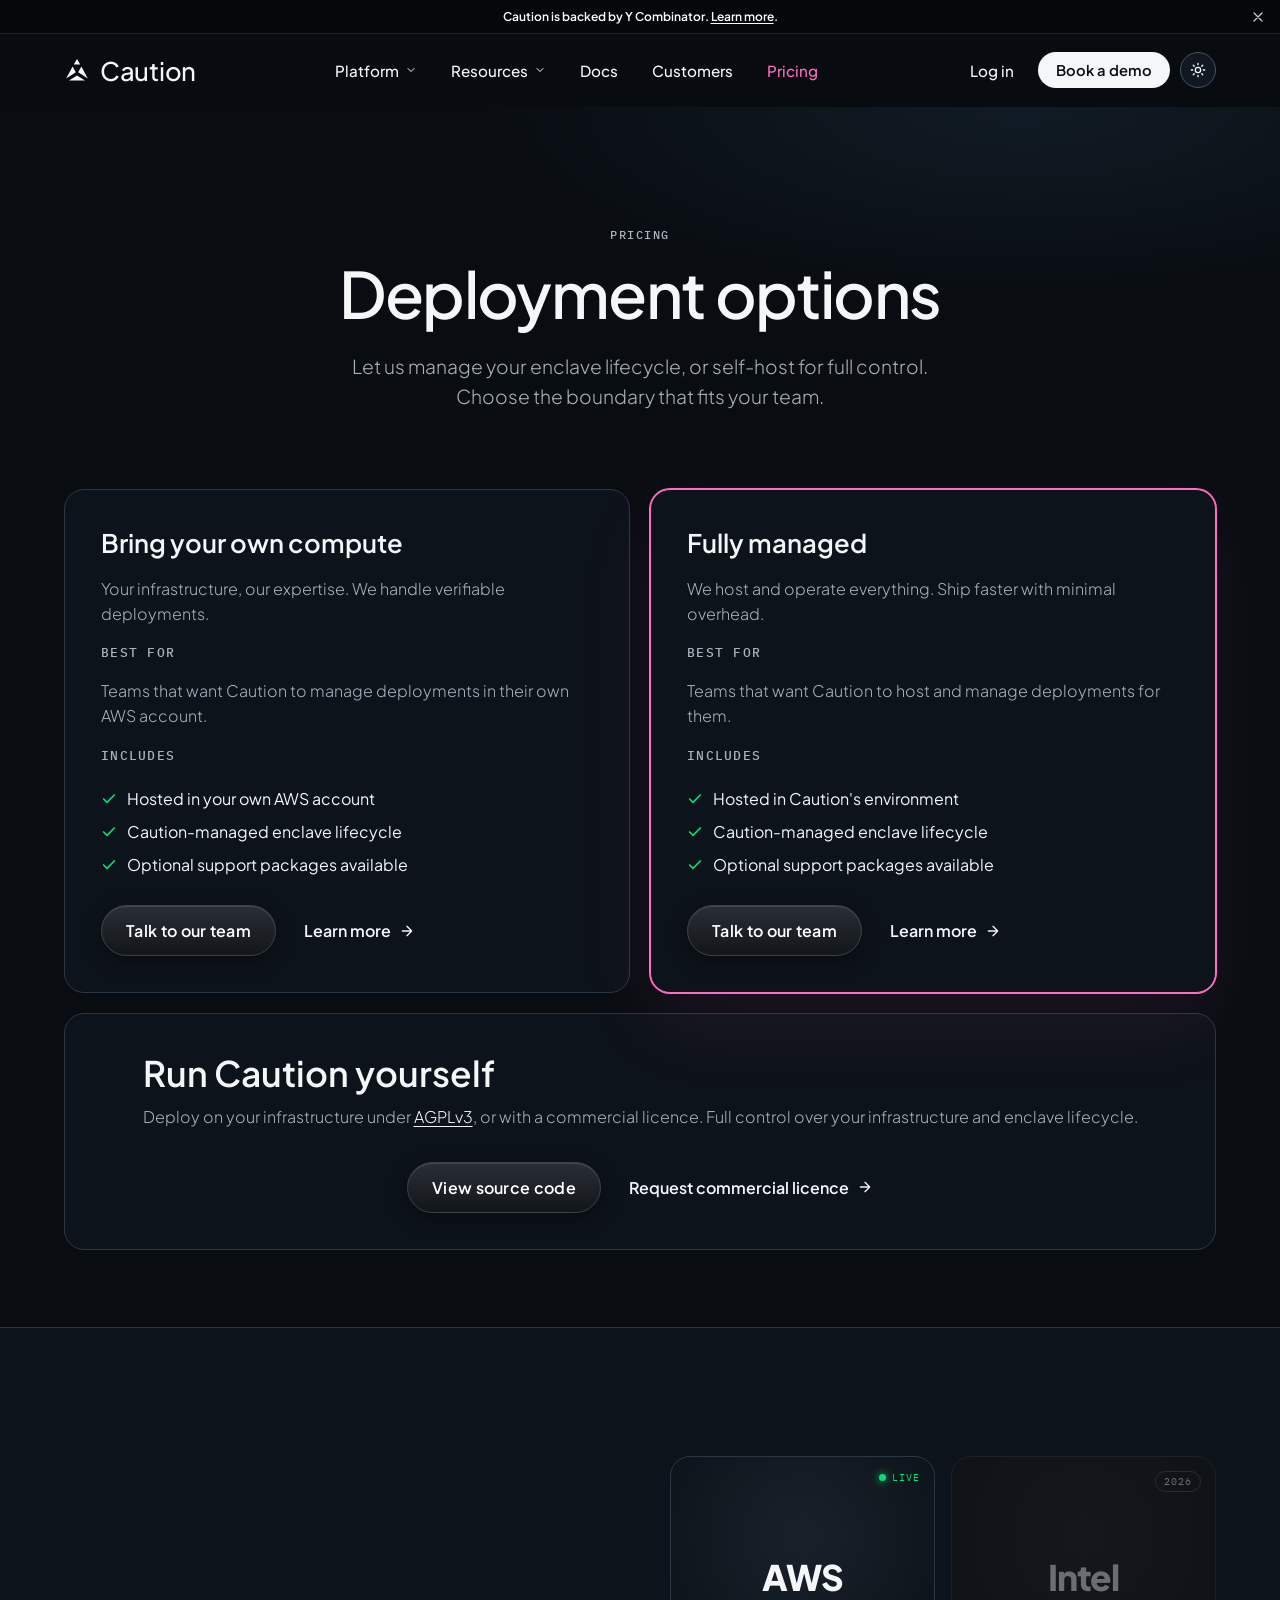
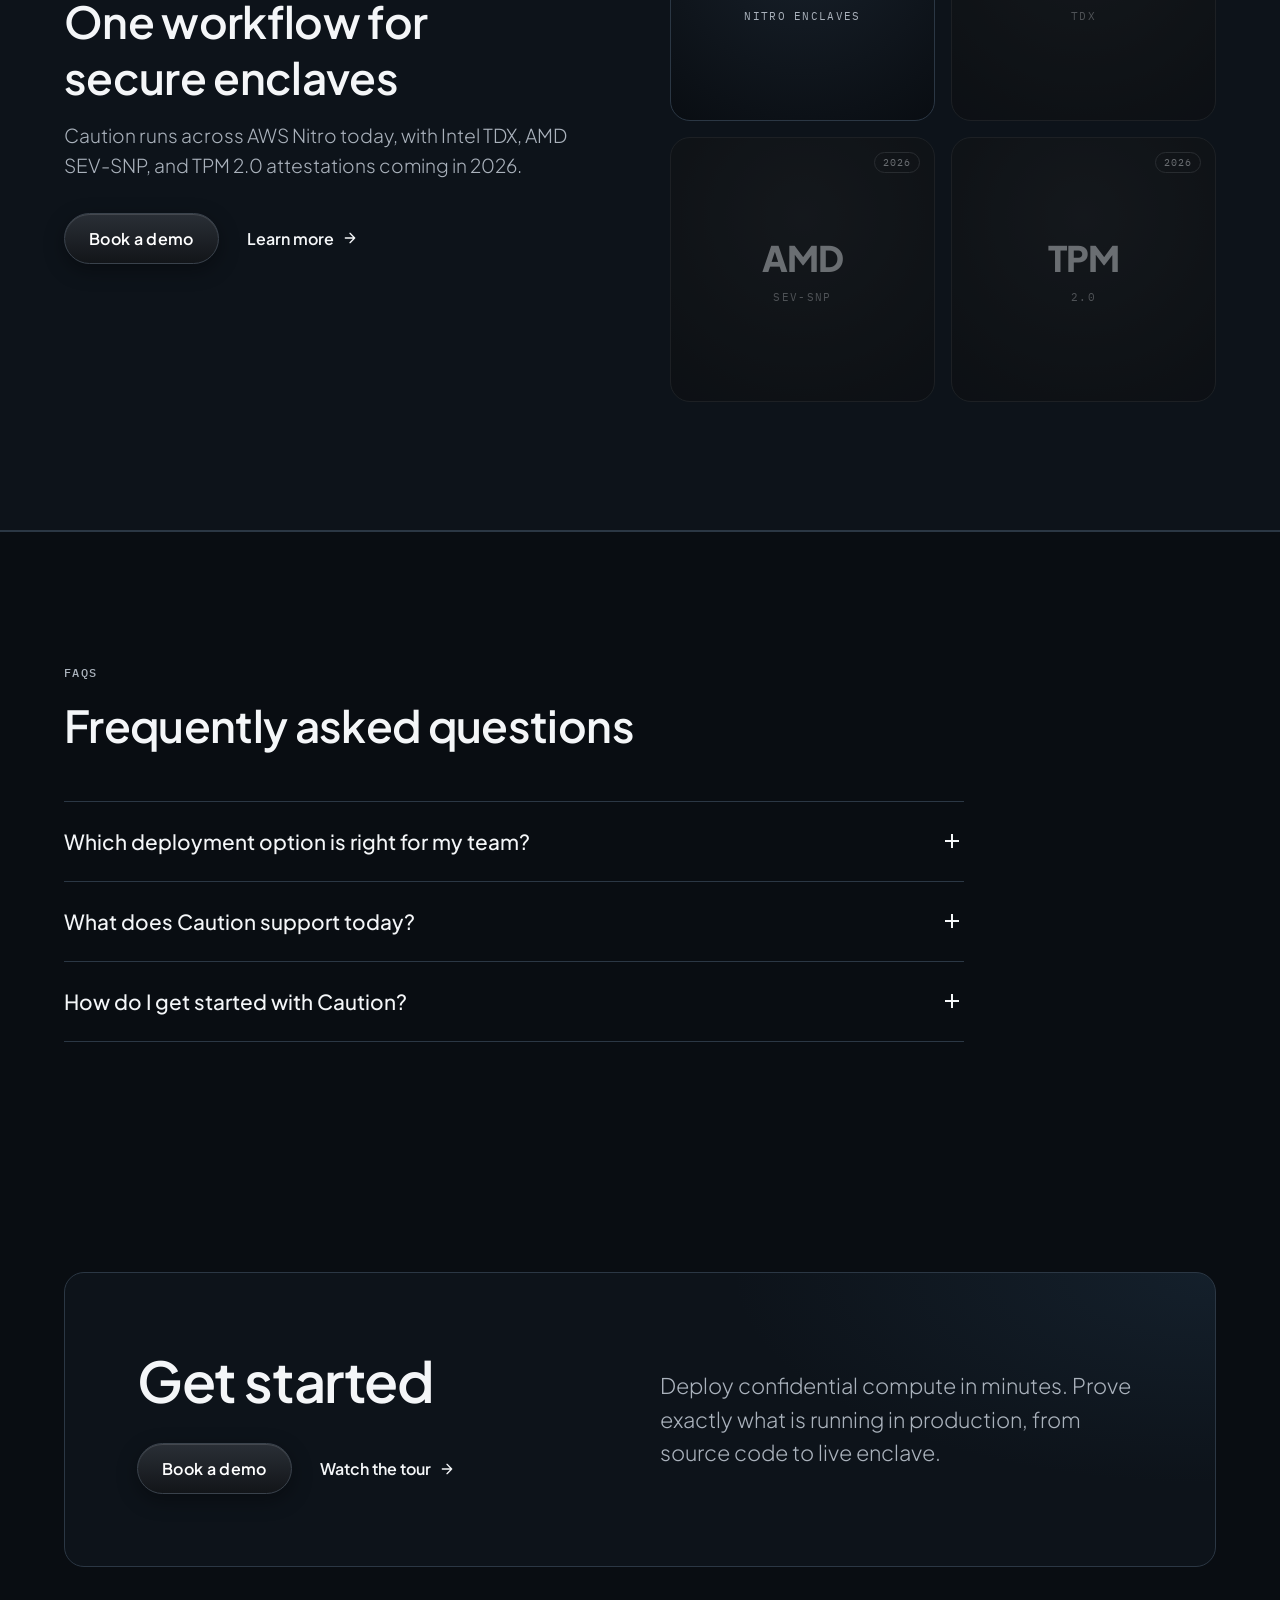
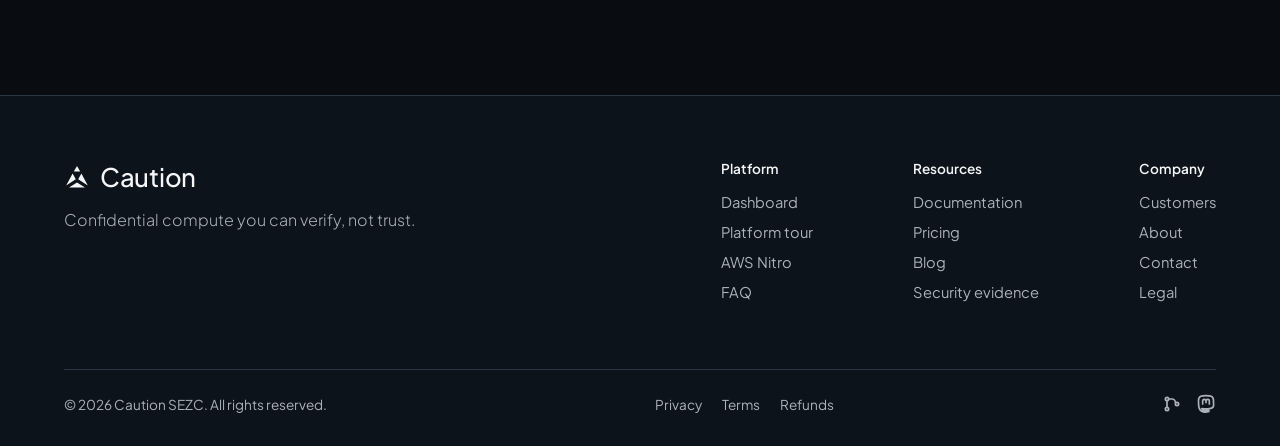
<file: pricing.html>
<!doctype html>
<html lang="en" data-theme="dark">
<head>
  <meta charset="utf-8" />
  <meta name="viewport" content="width=device-width, initial-scale=1" />
  <title>Pricing | Caution</title>
  <meta name="description" content="Deployment options." />
  <link rel="stylesheet" href="styles.css" />
  <link rel="stylesheet" href="pages.css" />
  <script>try { var t = localStorage.getItem("theme"); if (t) document.documentElement.dataset.theme = t; } catch (e) {}</script>
</head>
<body data-root="">
  <div id="site-header"></div>
  <main>
<section class="page-hero center"><div class="container">
<span class="eyebrow">Pricing</span><h1>Deployment options</h1>
<p class="section-desc">Let us manage your enclave lifecycle, or self-host for full control. Choose the boundary that fits your team.</p></div></section>
<section style="padding-bottom:clamp(48px,6vw,80px)"><div class="container">
<div class="grid c2">
<div class="card price-card">
<h3>Bring your own compute</h3><p>Your infrastructure, our expertise. We handle verifiable deployments.</p><h4>Best for</h4><p>Teams that want Caution to manage deployments in their own AWS account.</p><h4>Includes</h4><ul><li><svg viewBox="0 0 24 24" fill="none" stroke="currentColor" stroke-width="2.5" stroke-linecap="round" stroke-linejoin="round"><path d="M20 6 9 17l-5-5"/></svg>Hosted in your own AWS account</li><li><svg viewBox="0 0 24 24" fill="none" stroke="currentColor" stroke-width="2.5" stroke-linecap="round" stroke-linejoin="round"><path d="M20 6 9 17l-5-5"/></svg>Caution-managed enclave lifecycle</li><li><svg viewBox="0 0 24 24" fill="none" stroke="currentColor" stroke-width="2.5" stroke-linecap="round" stroke-linejoin="round"><path d="M20 6 9 17l-5-5"/></svg>Optional support packages available</li></ul>
<div class="cta-group"><a href="contact.html" class="cta-btn">Talk to our team</a><a href="https://docs.caution.co/reference/byoc" target="_blank" rel="noopener noreferrer" class="cta-link">Learn more <svg width="16" height="16" viewBox="0 0 24 24" fill="none" stroke="currentColor" stroke-width="2" stroke-linecap="round" stroke-linejoin="round"><path d="M5 12h14M12 5l7 7-7 7"/></svg></a></div></div>
<div class="card price-card featured">
<h3>Fully managed</h3><p>We host and operate everything. Ship faster with minimal overhead.</p><h4>Best for</h4><p>Teams that want Caution to host and manage deployments for them.</p><h4>Includes</h4><ul><li><svg viewBox="0 0 24 24" fill="none" stroke="currentColor" stroke-width="2.5" stroke-linecap="round" stroke-linejoin="round"><path d="M20 6 9 17l-5-5"/></svg>Hosted in Caution's environment</li><li><svg viewBox="0 0 24 24" fill="none" stroke="currentColor" stroke-width="2.5" stroke-linecap="round" stroke-linejoin="round"><path d="M20 6 9 17l-5-5"/></svg>Caution-managed enclave lifecycle</li><li><svg viewBox="0 0 24 24" fill="none" stroke="currentColor" stroke-width="2.5" stroke-linecap="round" stroke-linejoin="round"><path d="M20 6 9 17l-5-5"/></svg>Optional support packages available</li></ul>
<div class="cta-group"><a href="contact.html" class="cta-btn">Talk to our team</a><a href="https://docs.caution.co/reference/fully-managed/" target="_blank" rel="noopener noreferrer" class="cta-link">Learn more <svg width="16" height="16" viewBox="0 0 24 24" fill="none" stroke="currentColor" stroke-width="2" stroke-linecap="round" stroke-linejoin="round"><path d="M5 12h14M12 5l7 7-7 7"/></svg></a></div></div>
</div>
<div class="card selfhost" style="margin-top:20px;padding:36px">
<div><h2>Run Caution yourself</h2><p>Deploy on your infrastructure under <a href="https://www.gnu.org/licenses/agpl-3.0.html" target="_blank" rel="noopener noreferrer" class="link">AGPLv3</a>, or with a commercial licence. Full control over your infrastructure and enclave lifecycle.</p></div>
<div class="cta-group"><a href="https://codeberg.org/caution" target="_blank" rel="noopener noreferrer" class="cta-btn">View source code</a><a href="contact.html" class="cta-link">Request commercial licence <svg width="16" height="16" viewBox="0 0 24 24" fill="none" stroke="currentColor" stroke-width="2" stroke-linecap="round" stroke-linejoin="round"><path d="M5 12h14M12 5l7 7-7 7"/></svg></a></div>
</div></div></section>
<section class="tee"><div class="container two-col"><div>
<h2>One workflow for secure enclaves</h2>
<p class="section-desc">Caution runs across AWS Nitro today, with Intel TDX, AMD SEV-SNP, and TPM 2.0 attestations coming in 2026.</p>
<div class="cta-group"><a href="contact.html" class="cta-btn">Book a demo</a><a href="https://distrust.co/blog/enclaveos.html#the-problem-with-single-layer-attestation" target="_blank" rel="noopener noreferrer" class="cta-link">Learn more <svg width="16" height="16" viewBox="0 0 24 24" fill="none" stroke="currentColor" stroke-width="2" stroke-linecap="round" stroke-linejoin="round"><path d="M5 12h14M12 5l7 7-7 7"/></svg></a></div>
</div><div class="tee-logos">
<div class="tee-logo"><span class="live">LIVE</span><strong>AWS</strong><small>Nitro Enclaves</small></div>
<div class="tee-logo dim"><strong>Intel</strong><small>TDX</small></div>
<div class="tee-logo dim"><strong>AMD</strong><small>SEV-SNP</small></div>
<div class="tee-logo dim"><strong>TPM</strong><small>2.0</small></div>
</div></div></section>
<section class="faq"><div class="container"><span class="eyebrow">FAQs</span><h2>Frequently asked questions</h2><div class="faq-items"><div class="faq-item"><button class="faq-q" aria-expanded="false"><span>Which deployment option is right for my team?</span><svg width="24" height="24" viewBox="0 0 24 24" fill="none" stroke="currentColor" stroke-width="2"><path d="M12 5v14M5 12h14"/></svg></button><div class="faq-a"><div><p><strong>Self-hosted</strong> is for teams that want full control: run Caution on your own stack under <a href="https://www.gnu.org/licenses/agpl-3.0.en.html" target="_blank" rel="noopener noreferrer">AGPLv3</a> and keep the enclave lifecycle in-house. To self-host without the AGPLv3 obligations, <a href="contact.html">contact us for a commercial licence</a>.</p><p><strong>Bring your own compute</strong> runs Caution enclaves in your own cloud account, starting with AWS, while Caution manages the enclave infrastructure and verifiable deployments.</p><p><strong>Fully managed</strong> is the fastest path to production, with Caution hosting and managing deployments end to end.</p></div></div></div><div class="faq-item"><button class="faq-q" aria-expanded="false"><span>What does Caution support today?</span><svg width="24" height="24" viewBox="0 0 24 24" fill="none" stroke="currentColor" stroke-width="2"><path d="M12 5v14M5 12h14"/></svg></button><div class="faq-a"><div><p>Reproducible enclave deployments on AWS Nitro, including verified deployments and a CLI-first workflow for Linux and macOS.</p></div></div></div><div class="faq-item"><button class="faq-q" aria-expanded="false"><span>How do I get started with Caution?</span><svg width="24" height="24" viewBox="0 0 24 24" fill="none" stroke="currentColor" stroke-width="2"><path d="M12 5v14M5 12h14"/></svg></button><div class="faq-a"><div><p><a href="contact.html#book">Book 20 minutes</a> with one of our engineers. We’ll discuss your goals, answer technical questions, and help you get ready to deploy with Caution.</p></div></div></div></div></div></section>
<section class="final" style="padding-top:clamp(64px,8vw,120px)"><div class="container"><div class="final-inner">
<div><h2>Get started</h2><div class="cta-group"><a href="contact.html" class="cta-btn">Book a demo</a><a href="platform-tour.html" class="cta-link">Watch the tour <svg width="16" height="16" viewBox="0 0 24 24" fill="none" stroke="currentColor" stroke-width="2" stroke-linecap="round" stroke-linejoin="round"><path d="M5 12h14M12 5l7 7-7 7"/></svg></a></div></div>
<p>Deploy confidential compute in minutes. Prove exactly what is running in production, from source code to live enclave.</p>
</div></div></section>
  </main>
  <div id="site-footer"></div>
  <script src="layout.js"></script>
  <script src="main.js"></script>
</body>
</html>
</file>
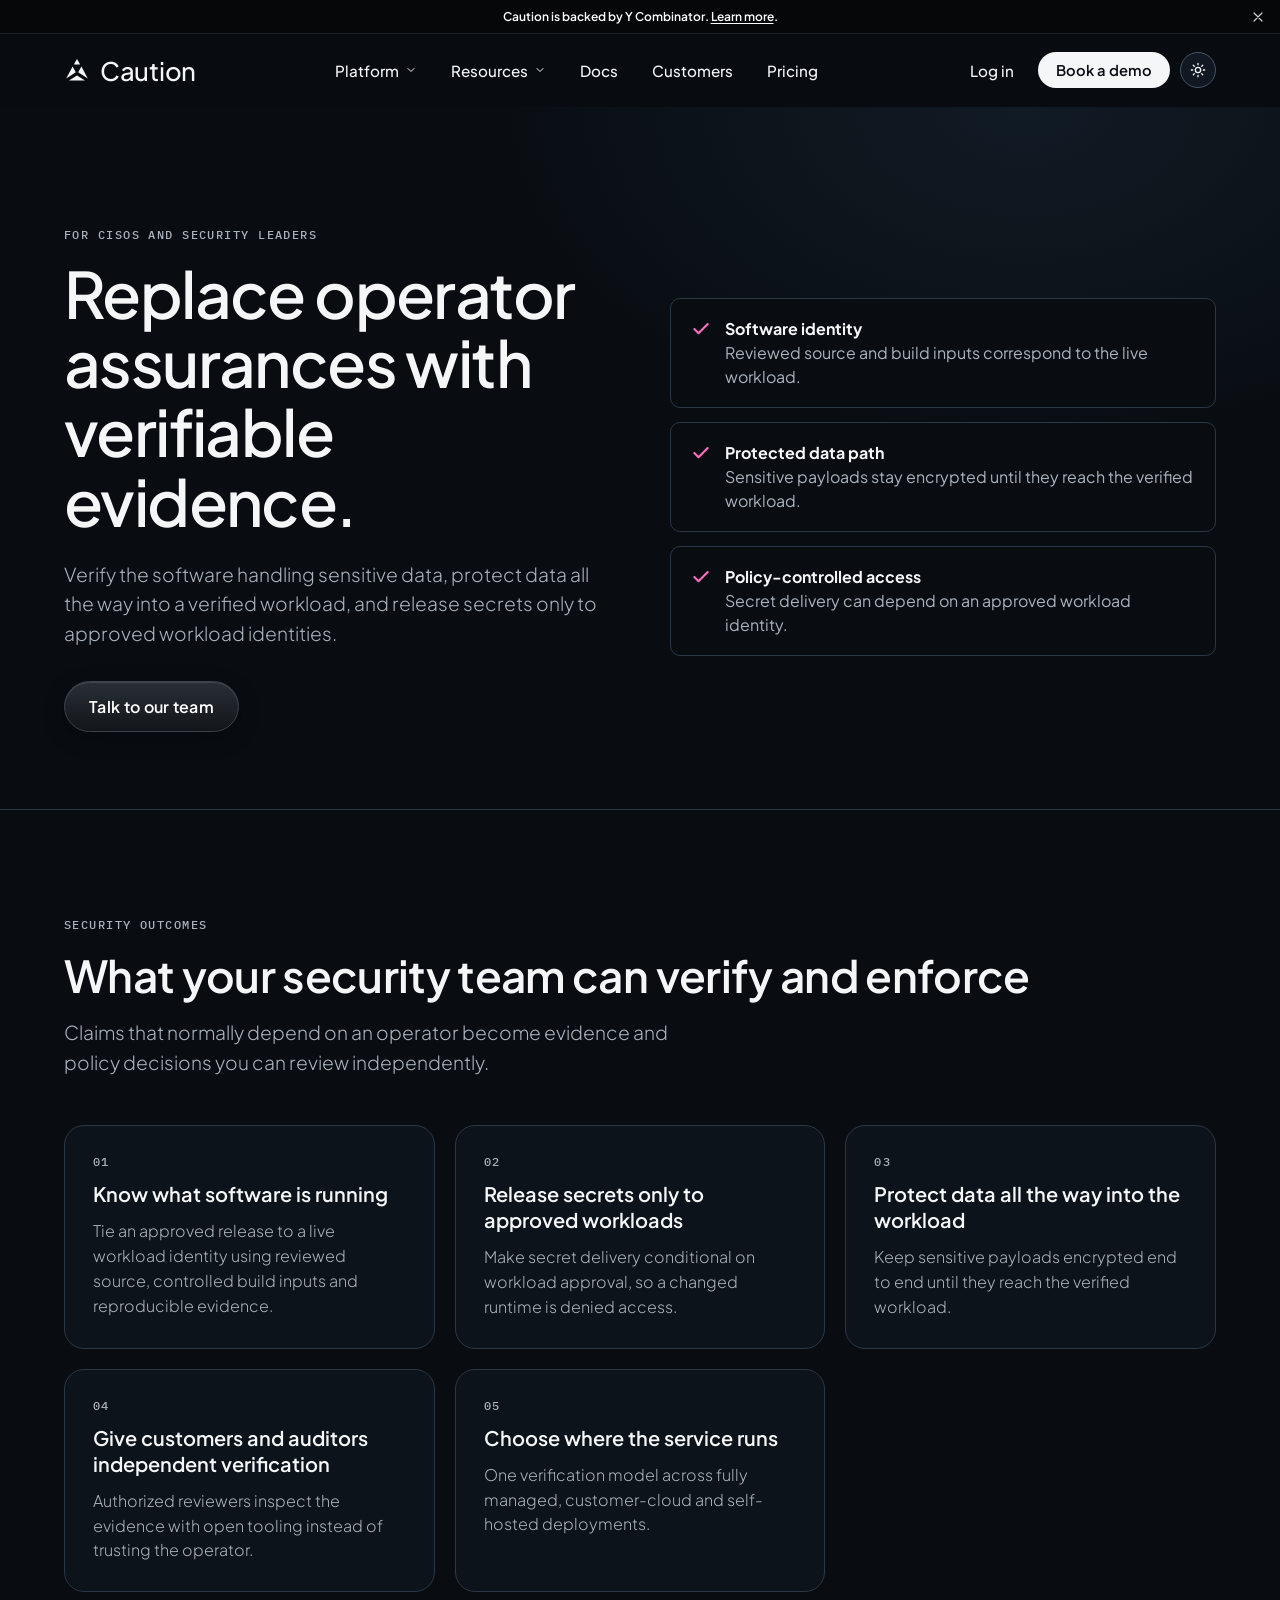
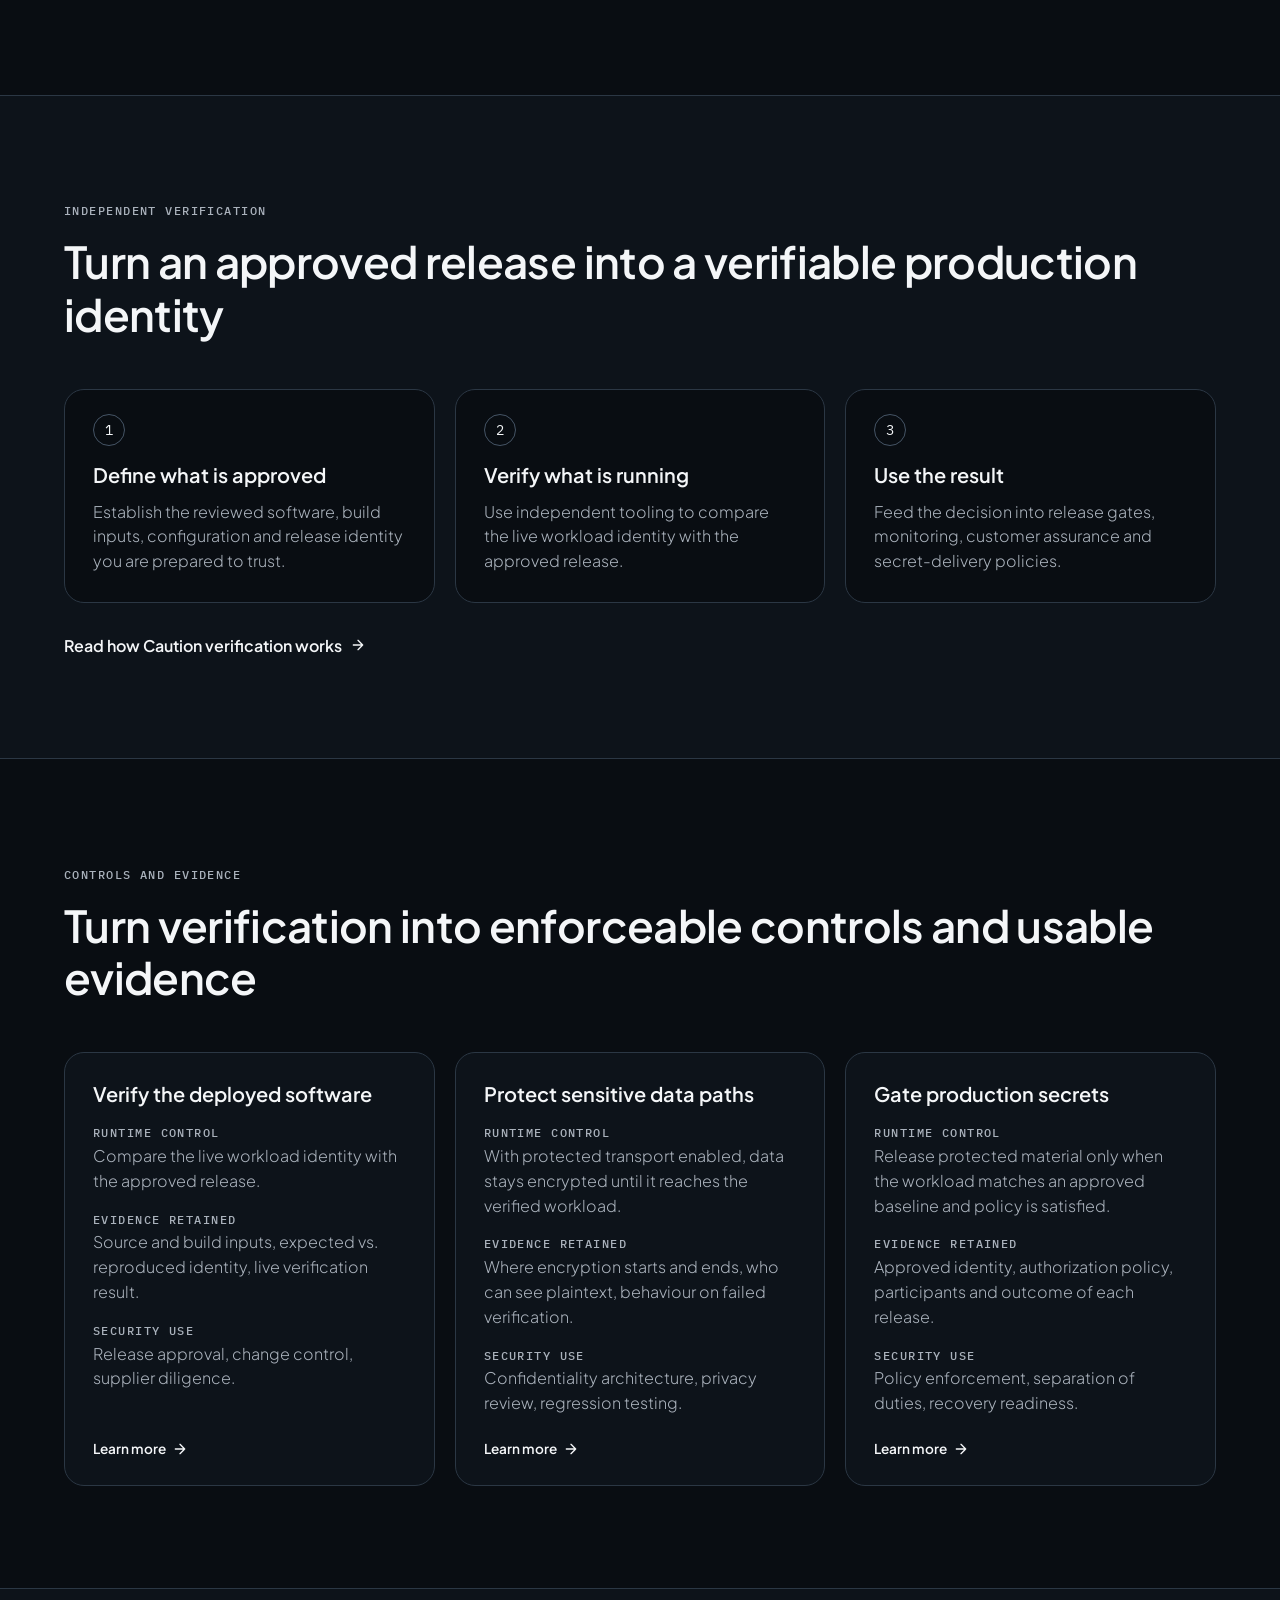
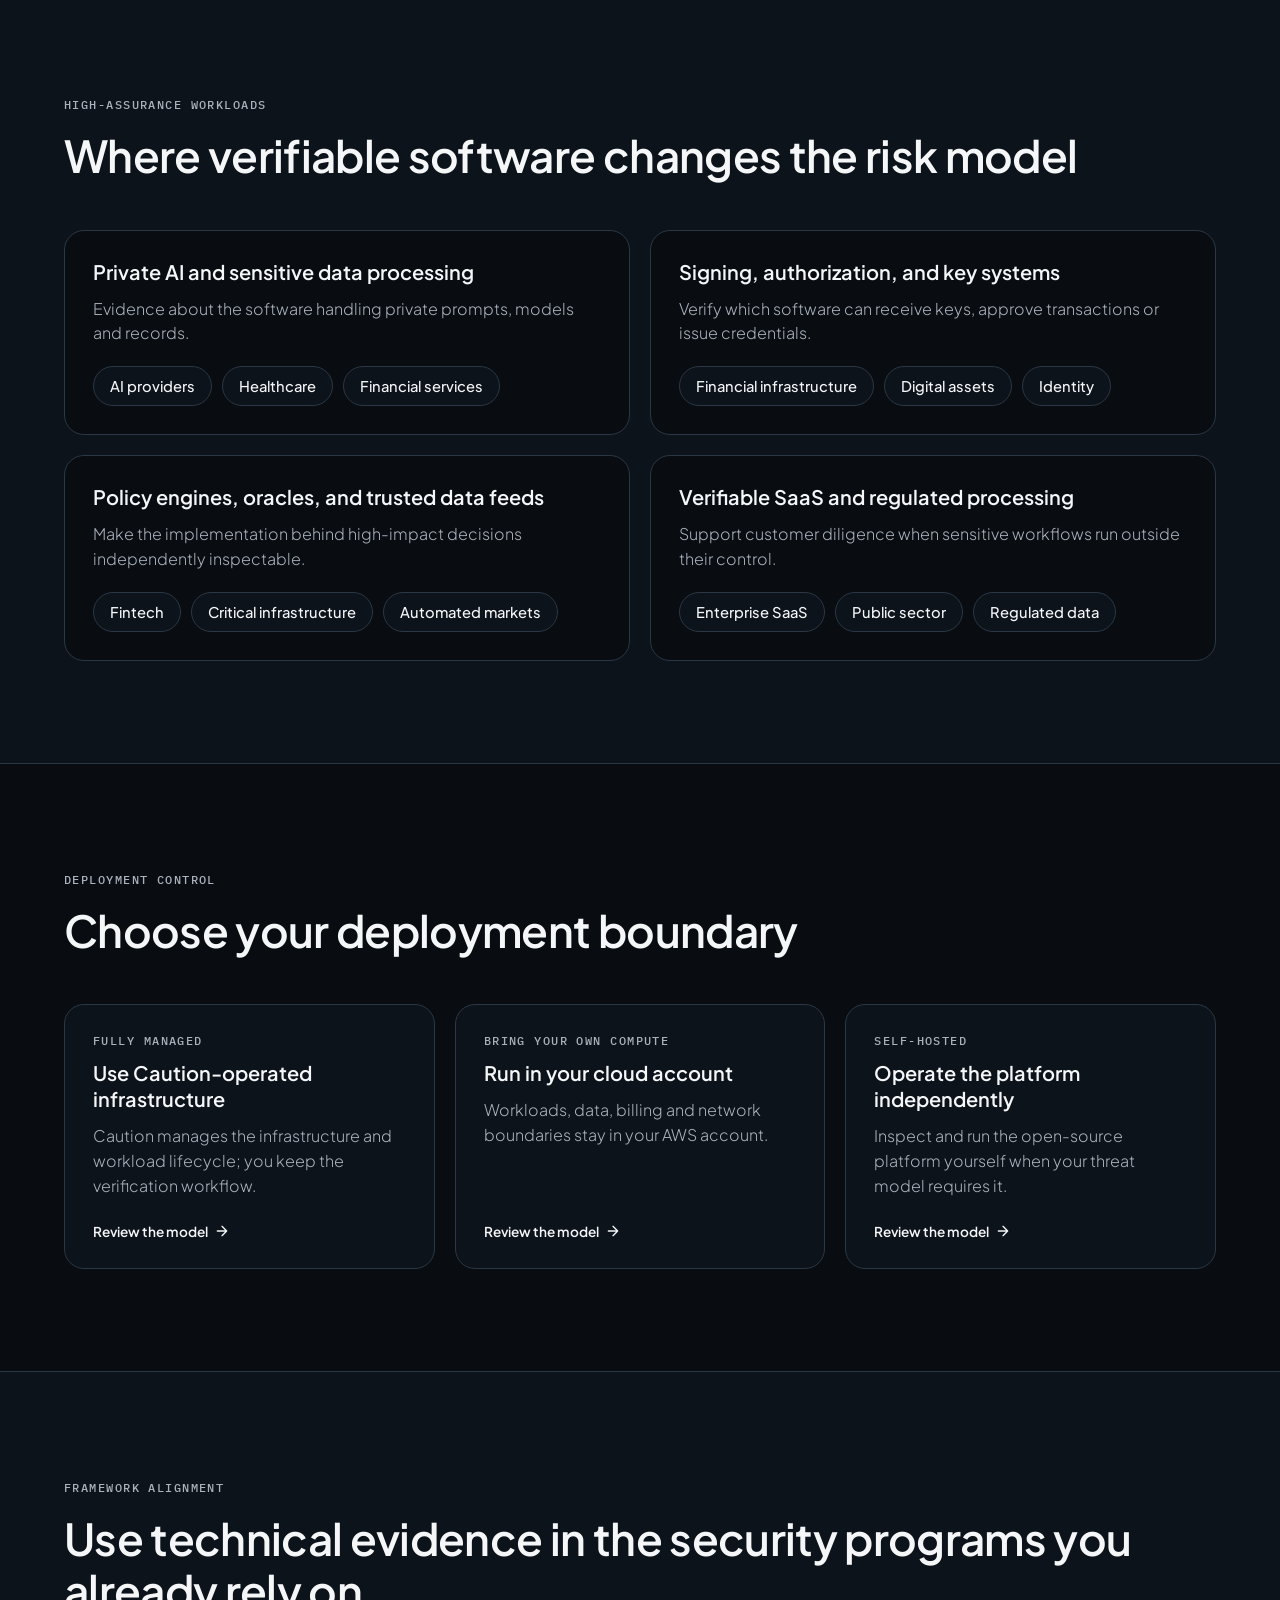
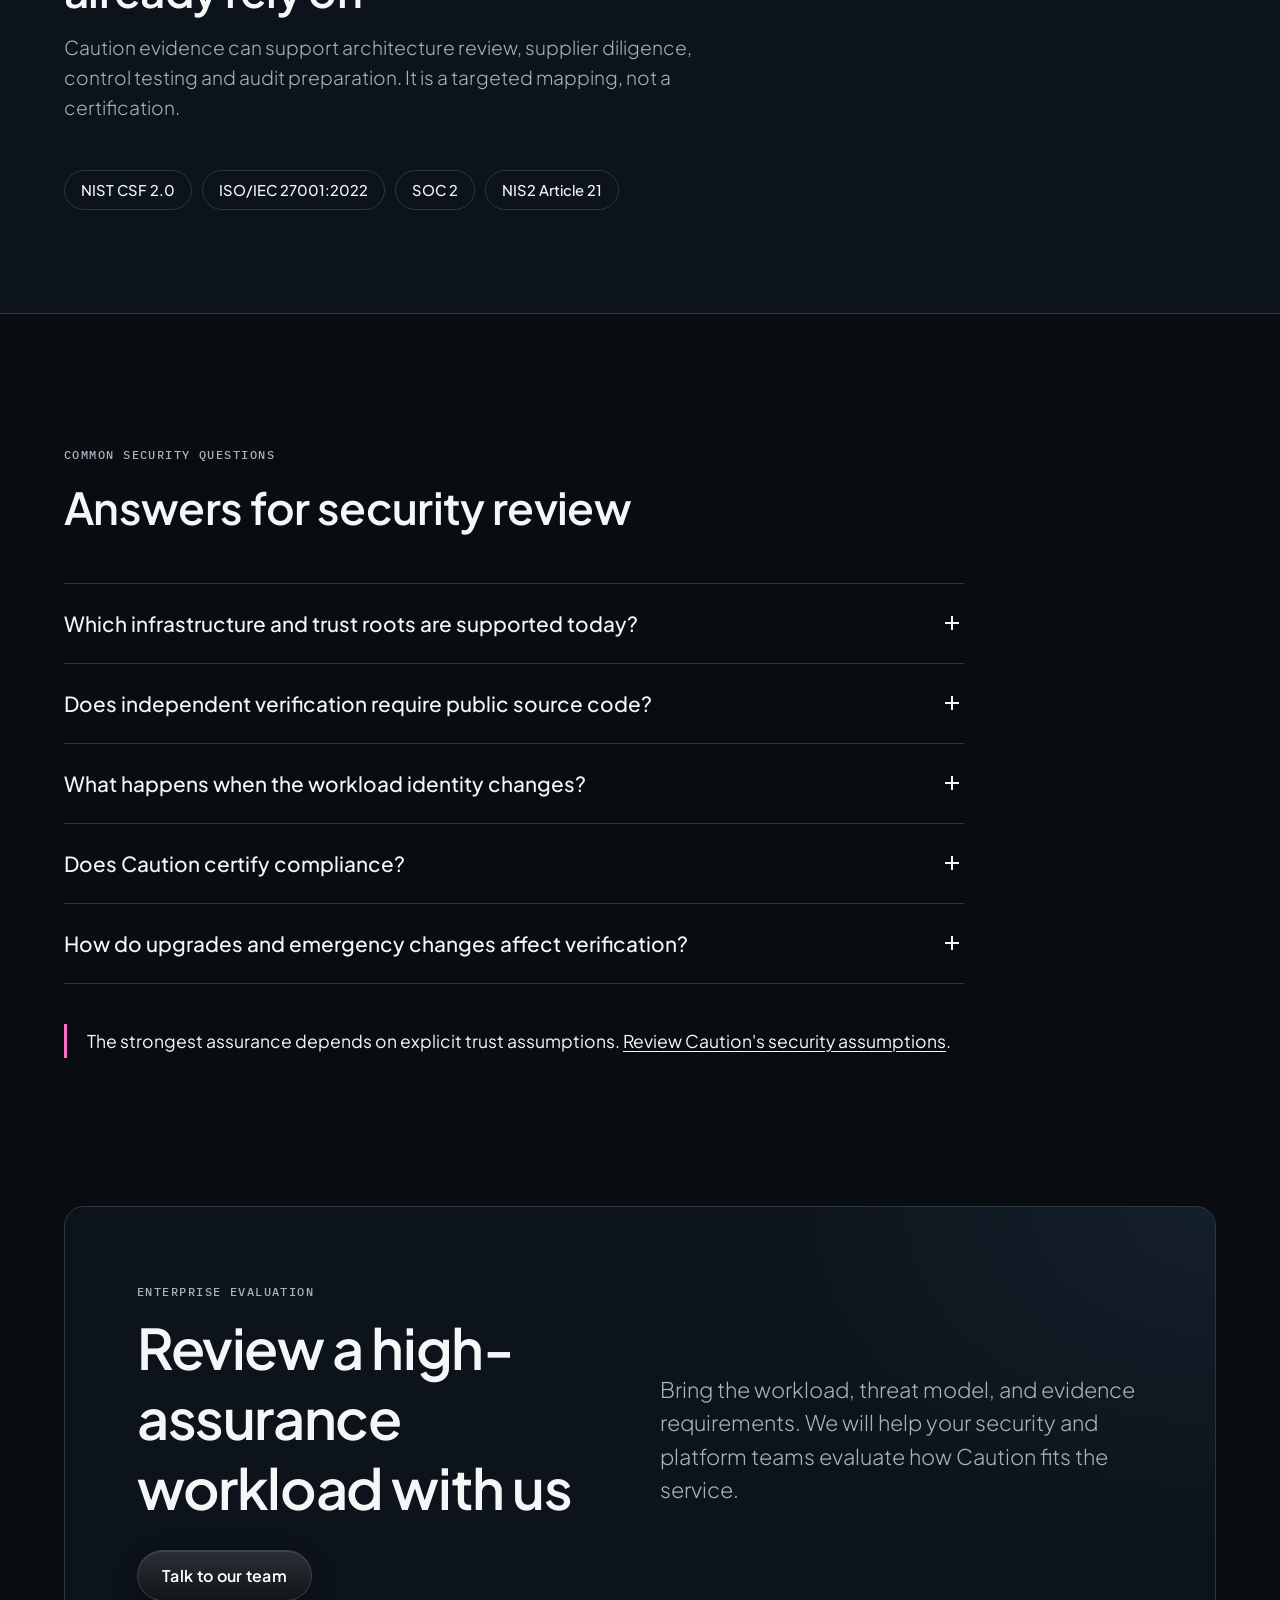
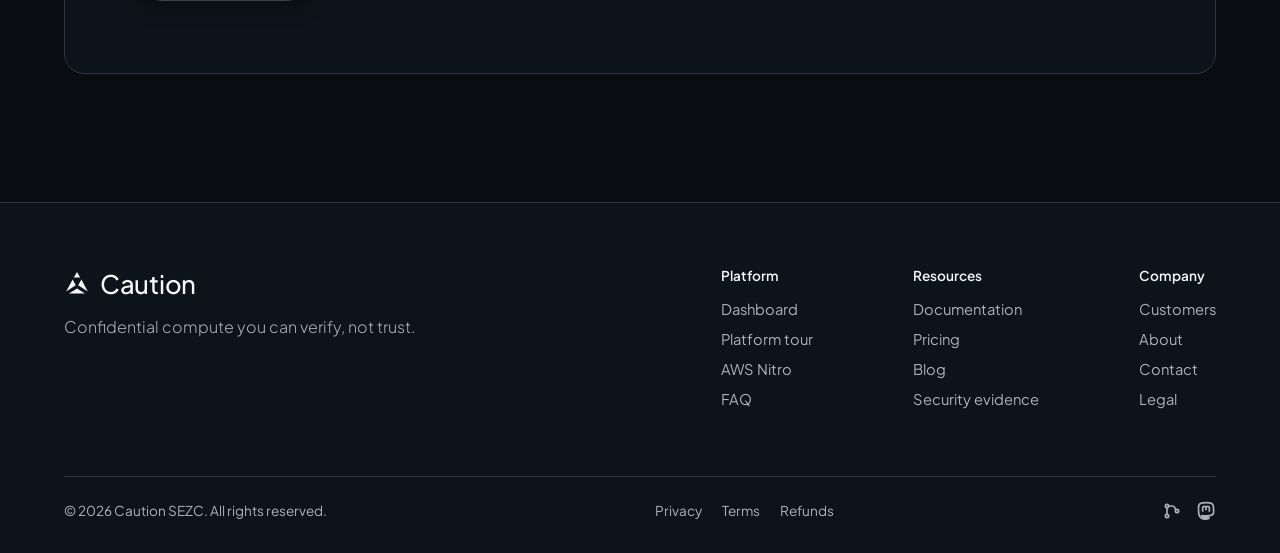
<file: security-controls.html>
<!doctype html>
<html lang="en" data-theme="dark">
<head>
  <meta charset="utf-8" />
  <meta name="viewport" content="width=device-width, initial-scale=1" />
  <title>Security evidence | Caution</title>
  <meta name="description" content="Replace operator assurances with verifiable evidence." />
  <link rel="stylesheet" href="styles.css" />
  <link rel="stylesheet" href="pages.css" />
  <script>try { var t = localStorage.getItem("theme"); if (t) document.documentElement.dataset.theme = t; } catch (e) {}</script>
</head>
<body data-root="">
  <div id="site-header"></div>
  <main>
<section class="page-hero"><div class="container two-col">
<div><span class="eyebrow">For CISOs and security leaders</span>
<h1>Replace operator assurances with verifiable evidence.</h1>
<p class="section-desc">Verify the software handling sensitive data, protect data all the way into a verified workload, and release secrets only to approved workload identities.</p>
<div class="cta-group"><a href="contact.html" class="cta-btn">Talk to our team</a></div></div>
<ul class="without" aria-label="What your team can substantiate">
<li><svg viewBox="0 0 24 24" fill="none" stroke="currentColor" stroke-width="2.5" stroke-linecap="round" stroke-linejoin="round"><path d="M20 6 9 17l-5-5"/></svg><span><strong style="color:var(--text)">Software identity</strong><br>Reviewed source and build inputs correspond to the live workload.</span></li>
<li><svg viewBox="0 0 24 24" fill="none" stroke="currentColor" stroke-width="2.5" stroke-linecap="round" stroke-linejoin="round"><path d="M20 6 9 17l-5-5"/></svg><span><strong style="color:var(--text)">Protected data path</strong><br>Sensitive payloads stay encrypted until they reach the verified workload.</span></li>
<li><svg viewBox="0 0 24 24" fill="none" stroke="currentColor" stroke-width="2.5" stroke-linecap="round" stroke-linejoin="round"><path d="M20 6 9 17l-5-5"/></svg><span><strong style="color:var(--text)">Policy-controlled access</strong><br>Secret delivery can depend on an approved workload identity.</span></li>
</ul></div></section>

<section class="block"><div class="container">
<div class="block-head"><span class="eyebrow">Security outcomes</span><h2 class="section-title">What your security team can verify and enforce</h2>
<p class="section-desc">Claims that normally depend on an operator become evidence and policy decisions you can review independently.</p></div>
<div class="grid c3"><div class="card"><span class="eyebrow">01</span><h3>Know what software is running</h3><p>Tie an approved release to a live workload identity using reviewed source, controlled build inputs and reproducible evidence.</p></div><div class="card"><span class="eyebrow">02</span><h3>Release secrets only to approved workloads</h3><p>Make secret delivery conditional on workload approval, so a changed runtime is denied access.</p></div><div class="card"><span class="eyebrow">03</span><h3>Protect data all the way into the workload</h3><p>Keep sensitive payloads encrypted end to end until they reach the verified workload.</p></div><div class="card"><span class="eyebrow">04</span><h3>Give customers and auditors independent verification</h3><p>Authorized reviewers inspect the evidence with open tooling instead of trusting the operator.</p></div><div class="card"><span class="eyebrow">05</span><h3>Choose where the service runs</h3><p>One verification model across fully managed, customer-cloud and self-hosted deployments.</p></div></div>
</div></section>

<section class="block alt"><div class="container">
<div class="block-head"><span class="eyebrow">Independent verification</span><h2 class="section-title">Turn an approved release into a verifiable production identity</h2></div>
<div class="grid c3 steps">
<div class="card"><h3>Define what is approved</h3><p>Establish the reviewed software, build inputs, configuration and release identity you are prepared to trust.</p></div>
<div class="card"><h3>Verify what is running</h3><p>Use independent tooling to compare the live workload identity with the approved release.</p></div>
<div class="card"><h3>Use the result</h3><p>Feed the decision into release gates, monitoring, customer assurance and secret-delivery policies.</p></div>
</div>
<p style="margin-top:32px"><a href="https://docs.caution.co/concepts/verifiability/" target="_blank" rel="noopener noreferrer" class="cta-link">Read how Caution verification works <svg width="16" height="16" viewBox="0 0 24 24" fill="none" stroke="currentColor" stroke-width="2" stroke-linecap="round" stroke-linejoin="round"><path d="M5 12h14M12 5l7 7-7 7"/></svg></a></p>
</div></section>

<section class="block"><div class="container">
<div class="block-head"><span class="eyebrow">Controls and evidence</span><h2 class="section-title">Turn verification into enforceable controls and usable evidence</h2></div>
<div class="grid c3"><div class="card"><h3>Verify the deployed software</h3>
<p><span class="eyebrow">Runtime control</span><br>Compare the live workload identity with the approved release.</p><p><span class="eyebrow">Evidence retained</span><br>Source and build inputs, expected vs. reproduced identity, live verification result.</p><p><span class="eyebrow">Security use</span><br>Release approval, change control, supplier diligence.</p>
<div class="meta"><a href="https://docs.caution.co/concepts/verifiability/" target="_blank" rel="noopener noreferrer" class="read">Learn more <svg width="16" height="16" viewBox="0 0 24 24" fill="none" stroke="currentColor" stroke-width="2" stroke-linecap="round" stroke-linejoin="round"><path d="M5 12h14M12 5l7 7-7 7"/></svg></a></div></div><div class="card"><h3>Protect sensitive data paths</h3>
<p><span class="eyebrow">Runtime control</span><br>With protected transport enabled, data stays encrypted until it reaches the verified workload.</p><p><span class="eyebrow">Evidence retained</span><br>Where encryption starts and ends, who can see plaintext, behaviour on failed verification.</p><p><span class="eyebrow">Security use</span><br>Confidentiality architecture, privacy review, regression testing.</p>
<div class="meta"><a href="https://docs.caution.co/concepts/encryption/" target="_blank" rel="noopener noreferrer" class="read">Learn more <svg width="16" height="16" viewBox="0 0 24 24" fill="none" stroke="currentColor" stroke-width="2" stroke-linecap="round" stroke-linejoin="round"><path d="M5 12h14M12 5l7 7-7 7"/></svg></a></div></div><div class="card"><h3>Gate production secrets</h3>
<p><span class="eyebrow">Runtime control</span><br>Release protected material only when the workload matches an approved baseline and policy is satisfied.</p><p><span class="eyebrow">Evidence retained</span><br>Approved identity, authorization policy, participants and outcome of each release.</p><p><span class="eyebrow">Security use</span><br>Policy enforcement, separation of duties, recovery readiness.</p>
<div class="meta"><a href="https://docs.caution.co/concepts/key-services/" target="_blank" rel="noopener noreferrer" class="read">Learn more <svg width="16" height="16" viewBox="0 0 24 24" fill="none" stroke="currentColor" stroke-width="2" stroke-linecap="round" stroke-linejoin="round"><path d="M5 12h14M12 5l7 7-7 7"/></svg></a></div></div></div>
</div></section>

<section class="block alt"><div class="container">
<div class="block-head"><span class="eyebrow">High-assurance workloads</span><h2 class="section-title">Where verifiable software changes the risk model</h2></div>
<div class="grid c2"><div class="card"><h3>Private AI and sensitive data processing</h3><p>Evidence about the software handling private prompts, models and records.</p><div class="frameworks" style="margin-top:8px"><span>AI providers</span><span>Healthcare</span><span>Financial services</span></div></div><div class="card"><h3>Signing, authorization, and key systems</h3><p>Verify which software can receive keys, approve transactions or issue credentials.</p><div class="frameworks" style="margin-top:8px"><span>Financial infrastructure</span><span>Digital assets</span><span>Identity</span></div></div><div class="card"><h3>Policy engines, oracles, and trusted data feeds</h3><p>Make the implementation behind high-impact decisions independently inspectable.</p><div class="frameworks" style="margin-top:8px"><span>Fintech</span><span>Critical infrastructure</span><span>Automated markets</span></div></div><div class="card"><h3>Verifiable SaaS and regulated processing</h3><p>Support customer diligence when sensitive workflows run outside their control.</p><div class="frameworks" style="margin-top:8px"><span>Enterprise SaaS</span><span>Public sector</span><span>Regulated data</span></div></div></div>
</div></section>

<section class="block"><div class="container">
<div class="block-head"><span class="eyebrow">Deployment control</span><h2 class="section-title">Choose your deployment boundary</h2></div>
<div class="grid c3"><div class="card"><span class="eyebrow">Fully managed</span><h3>Use Caution-operated infrastructure</h3><p>Caution manages the infrastructure and workload lifecycle; you keep the verification workflow.</p><div class="meta"><a href="https://docs.caution.co/reference/fully-managed/" target="_blank" rel="noopener noreferrer" class="read">Review the model <svg width="16" height="16" viewBox="0 0 24 24" fill="none" stroke="currentColor" stroke-width="2" stroke-linecap="round" stroke-linejoin="round"><path d="M5 12h14M12 5l7 7-7 7"/></svg></a></div></div><div class="card"><span class="eyebrow">Bring your own compute</span><h3>Run in your cloud account</h3><p>Workloads, data, billing and network boundaries stay in your AWS account.</p><div class="meta"><a href="https://docs.caution.co/reference/byoc/" target="_blank" rel="noopener noreferrer" class="read">Review the model <svg width="16" height="16" viewBox="0 0 24 24" fill="none" stroke="currentColor" stroke-width="2" stroke-linecap="round" stroke-linejoin="round"><path d="M5 12h14M12 5l7 7-7 7"/></svg></a></div></div><div class="card"><span class="eyebrow">Self-hosted</span><h3>Operate the platform independently</h3><p>Inspect and run the open-source platform yourself when your threat model requires it.</p><div class="meta"><a href="https://docs.caution.co/reference/deployment-models/#self-host" target="_blank" rel="noopener noreferrer" class="read">Review the model <svg width="16" height="16" viewBox="0 0 24 24" fill="none" stroke="currentColor" stroke-width="2" stroke-linecap="round" stroke-linejoin="round"><path d="M5 12h14M12 5l7 7-7 7"/></svg></a></div></div></div>
</div></section>

<section class="block alt"><div class="container">
<div class="block-head"><span class="eyebrow">Framework alignment</span><h2 class="section-title">Use technical evidence in the security programs you already rely on</h2>
<p class="section-desc">Caution evidence can support architecture review, supplier diligence, control testing and audit preparation. It is a targeted mapping, not a certification.</p></div>
<div class="frameworks"><span>NIST CSF 2.0</span><span>ISO/IEC 27001:2022</span><span>SOC 2</span><span>NIS2 Article 21</span></div>
</div></section>

<section class="faq"><div class="container"><span class="eyebrow">Common security questions</span><h2>Answers for security review</h2><div class="faq-items"><div class="faq-item"><button class="faq-q" aria-expanded="false"><span>Which infrastructure and trust roots are supported today?</span><svg width="24" height="24" viewBox="0 0 24 24" fill="none" stroke="currentColor" stroke-width="2"><path d="M12 5v14M5 12h14"/></svg></button><div class="faq-a"><div><p>AWS Nitro Enclaves today; Intel TDX, AMD SEV-SNP and TPM 2.0 backends are in active development.</p></div></div></div><div class="faq-item"><button class="faq-q" aria-expanded="false"><span>Does independent verification require public source code?</span><svg width="24" height="24" viewBox="0 0 24 24" fill="none" stroke="currentColor" stroke-width="2"><path d="M12 5v14M5 12h14"/></svg></button><div class="faq-a"><div><p>No. Public source enables open third-party verification; proprietary apps can be reviewed privately by authorized customers or auditors.</p></div></div></div><div class="faq-item"><button class="faq-q" aria-expanded="false"><span>What happens when the workload identity changes?</span><svg width="24" height="24" viewBox="0 0 24 24" fill="none" stroke="currentColor" stroke-width="2"><path d="M12 5v14M5 12h14"/></svg></button><div class="faq-a"><div><p>Verification fails because the identity no longer matches the approved baseline, and identity-bound secret delivery can stay denied until the change is approved.</p></div></div></div><div class="faq-item"><button class="faq-q" aria-expanded="false"><span>Does Caution certify compliance?</span><svg width="24" height="24" viewBox="0 0 24 24" fill="none" stroke="currentColor" stroke-width="2"><path d="M12 5v14M5 12h14"/></svg></button><div class="faq-a"><div><p>No. Caution provides technical controls and evidence; scope, control operation and certification remain with you and your assessor.</p></div></div></div><div class="faq-item"><button class="faq-q" aria-expanded="false"><span>How do upgrades and emergency changes affect verification?</span><svg width="24" height="24" viewBox="0 0 24 24" fill="none" stroke="currentColor" stroke-width="2"><path d="M12 5v14M5 12h14"/></svg></button><div class="faq-a"><div><p>Any change to the measured workload produces a new identity, which should be reviewed and approved before policies rely on it.</p></div></div></div></div>
<p class="callout" style="margin-top:40px">The strongest assurance depends on explicit trust assumptions. <a href="https://docs.caution.co/concepts/security-assumptions/" target="_blank" rel="noopener noreferrer" class="link">Review Caution's security assumptions</a>.</p>
</div></section>

<section class="final"><div class="container"><div class="final-inner">
<div><span class="eyebrow">Enterprise evaluation</span><h2 style="margin-top:12px">Review a high-assurance workload with us</h2><div class="cta-group"><a href="contact.html" class="cta-btn">Talk to our team</a></div></div>
<p>Bring the workload, threat model, and evidence requirements. We will help your security and platform teams evaluate how Caution fits the service.</p>
</div></div></section>
  </main>
  <div id="site-footer"></div>
  <script src="layout.js"></script>
  <script src="main.js"></script>
</body>
</html>
</file>
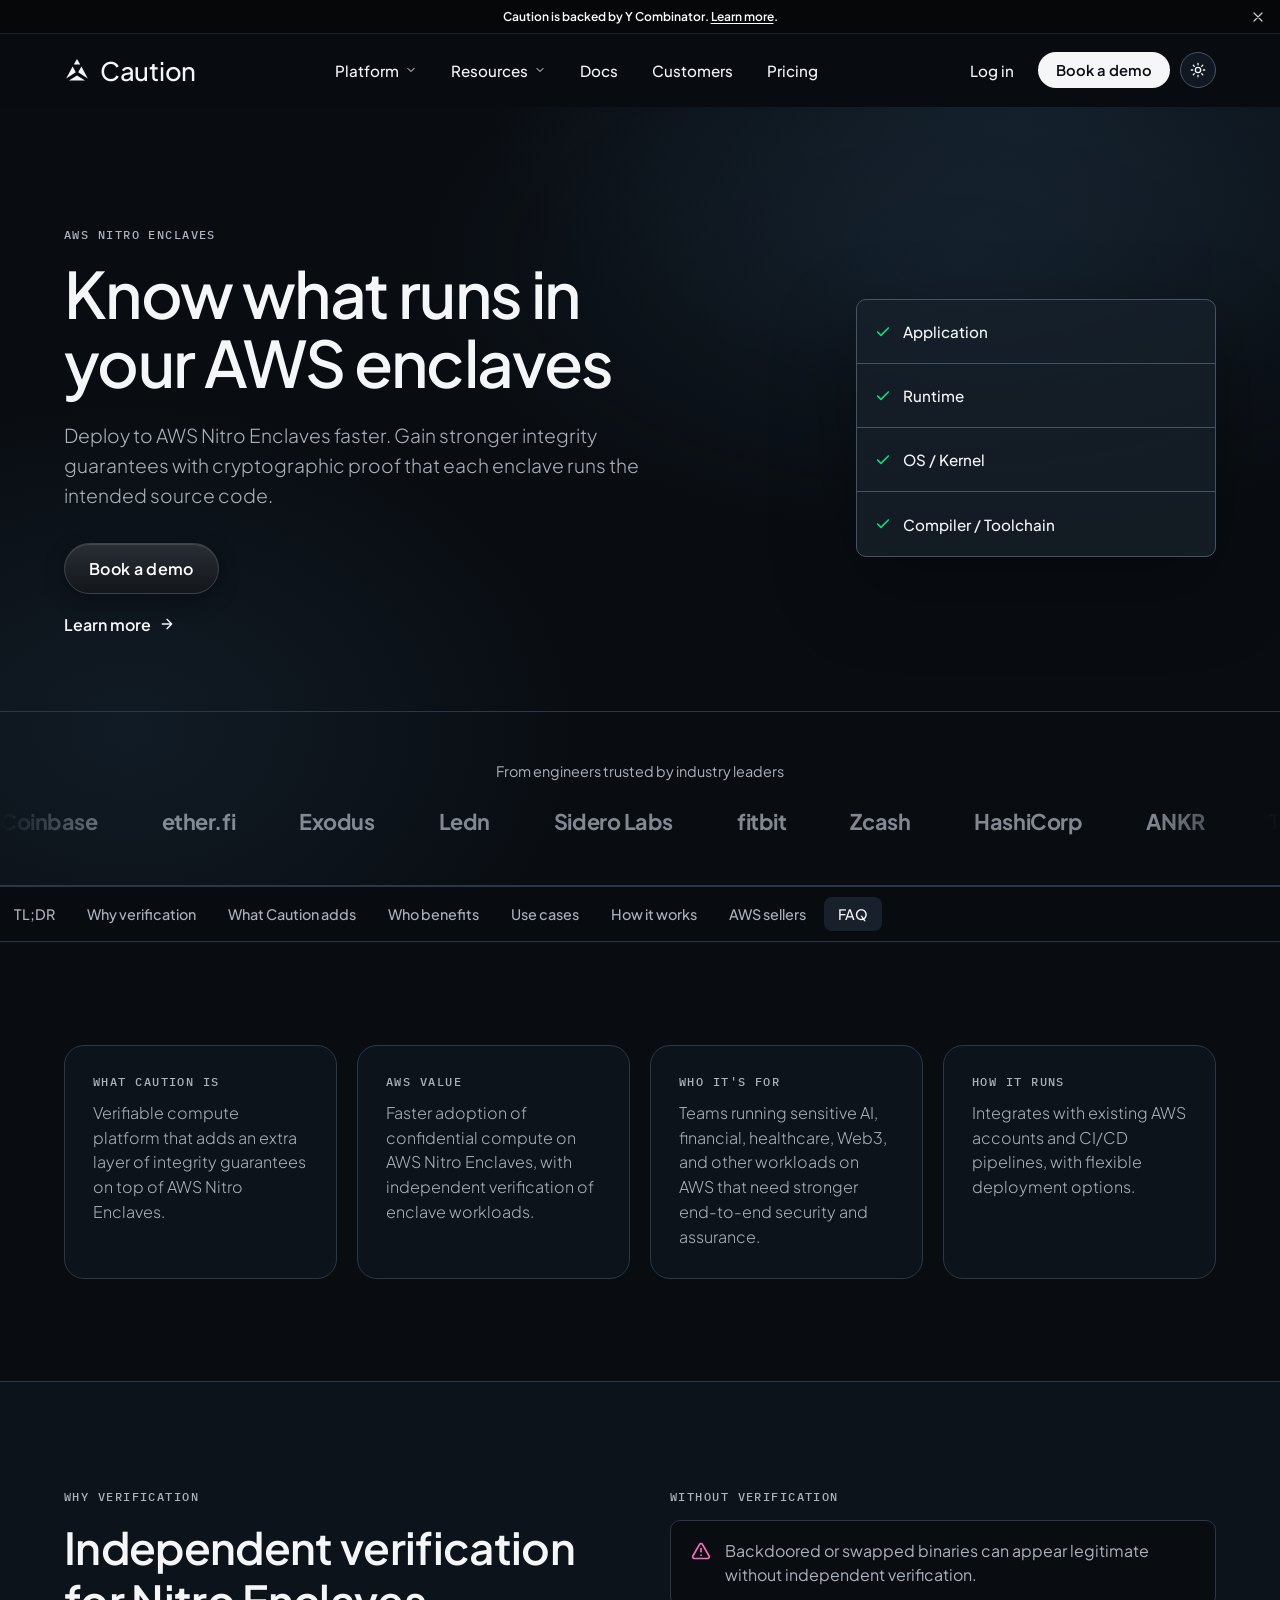
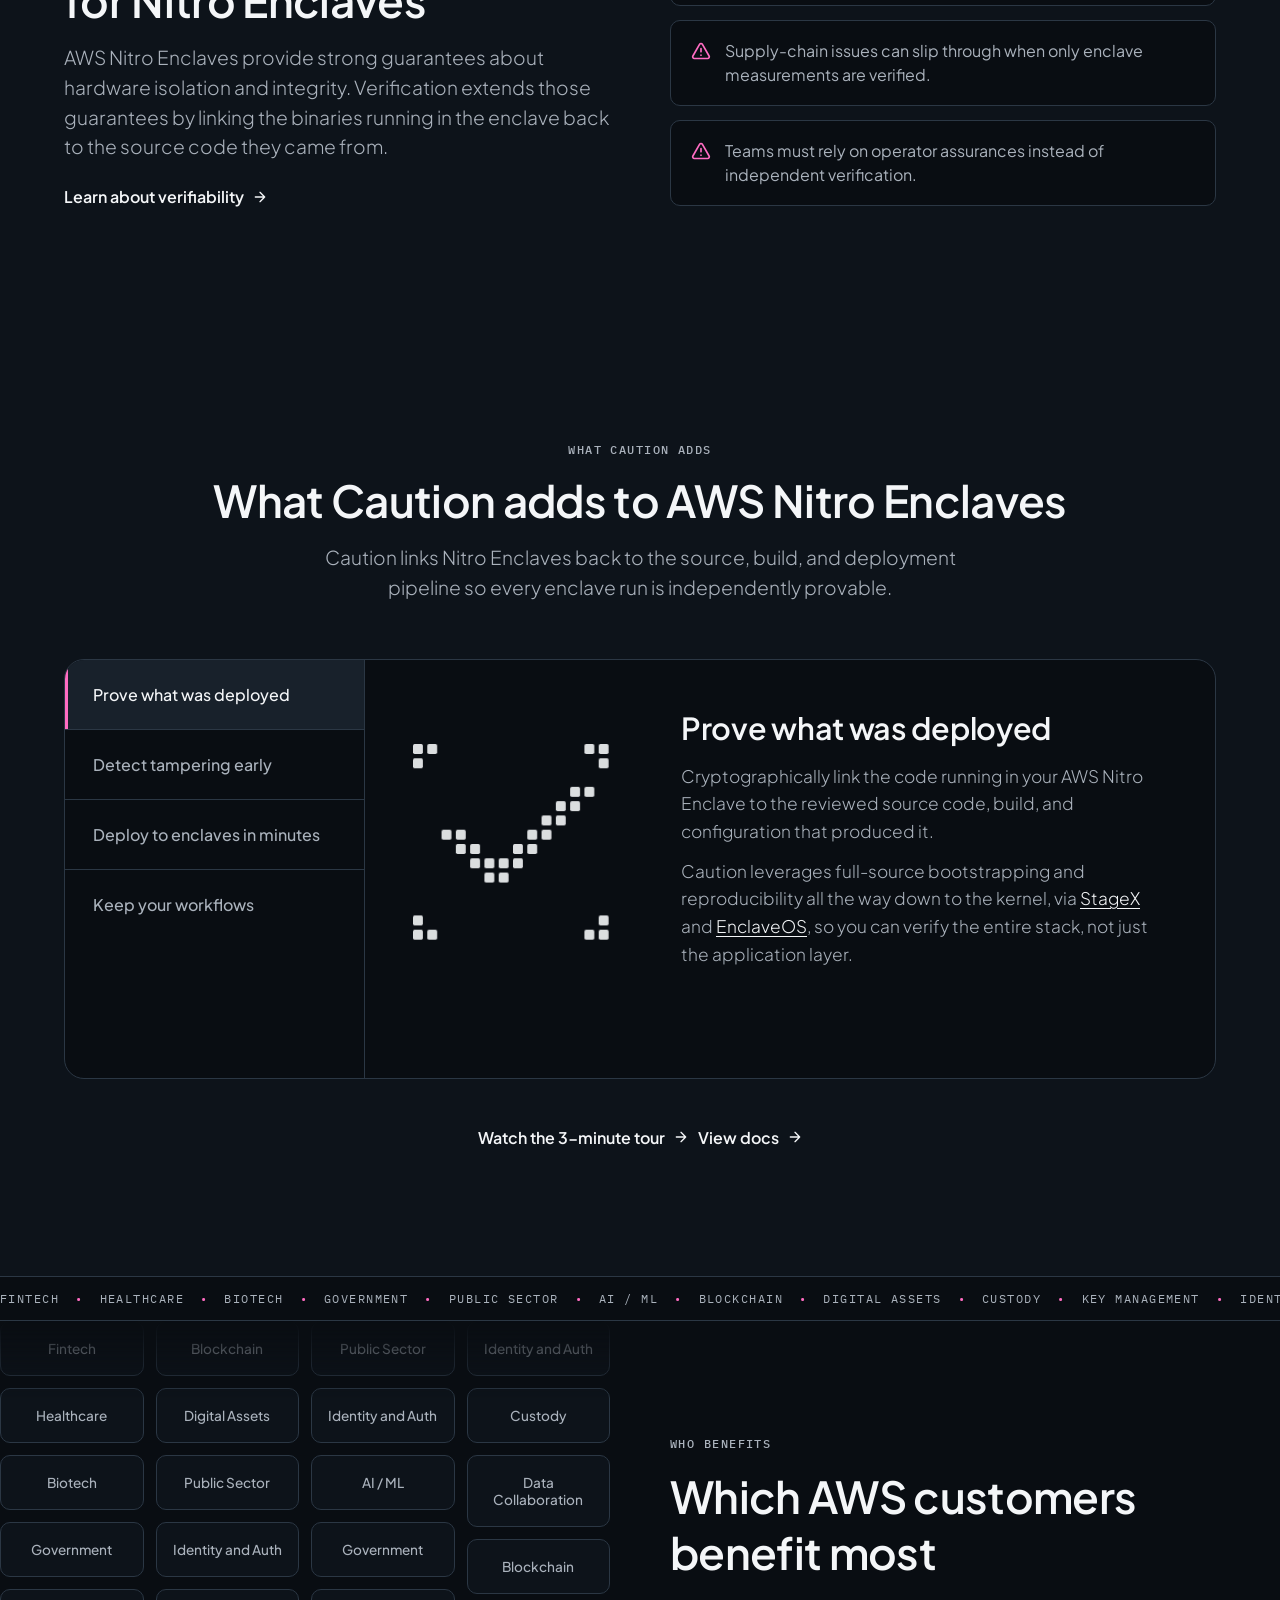
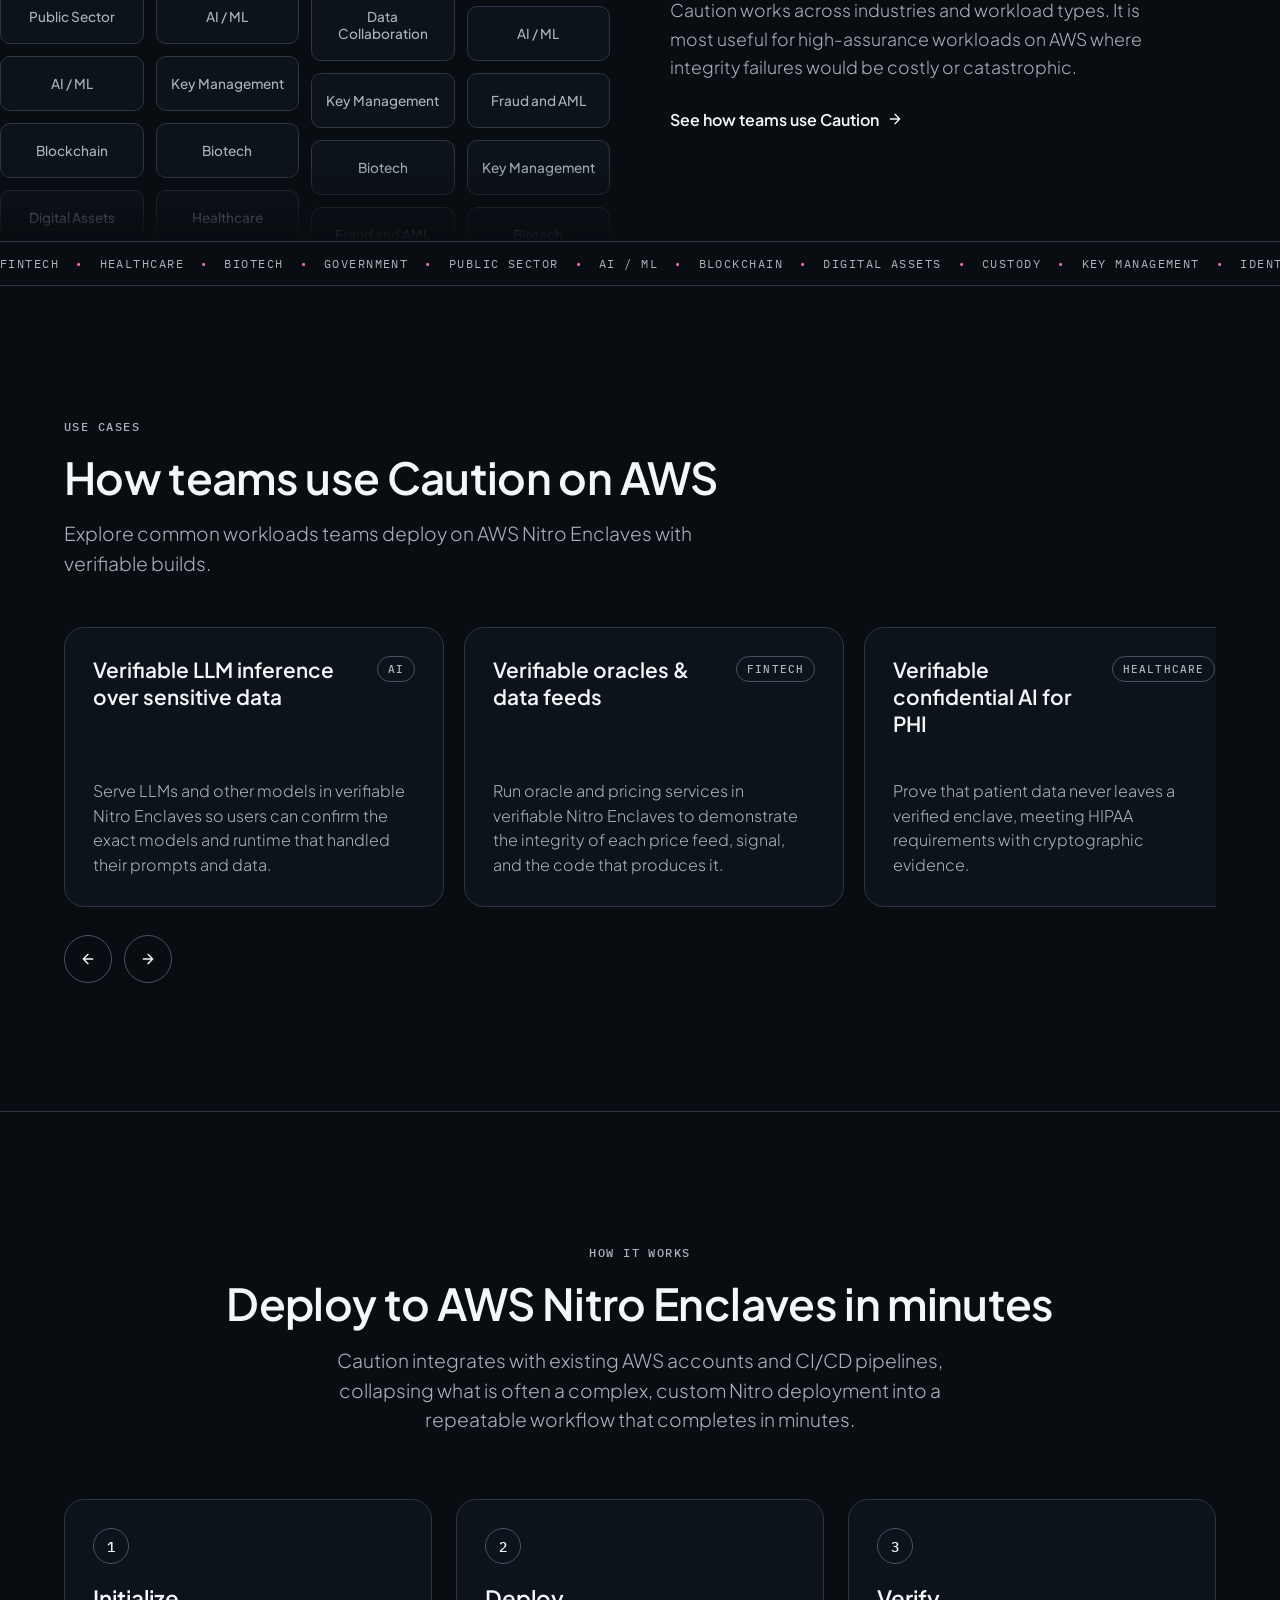
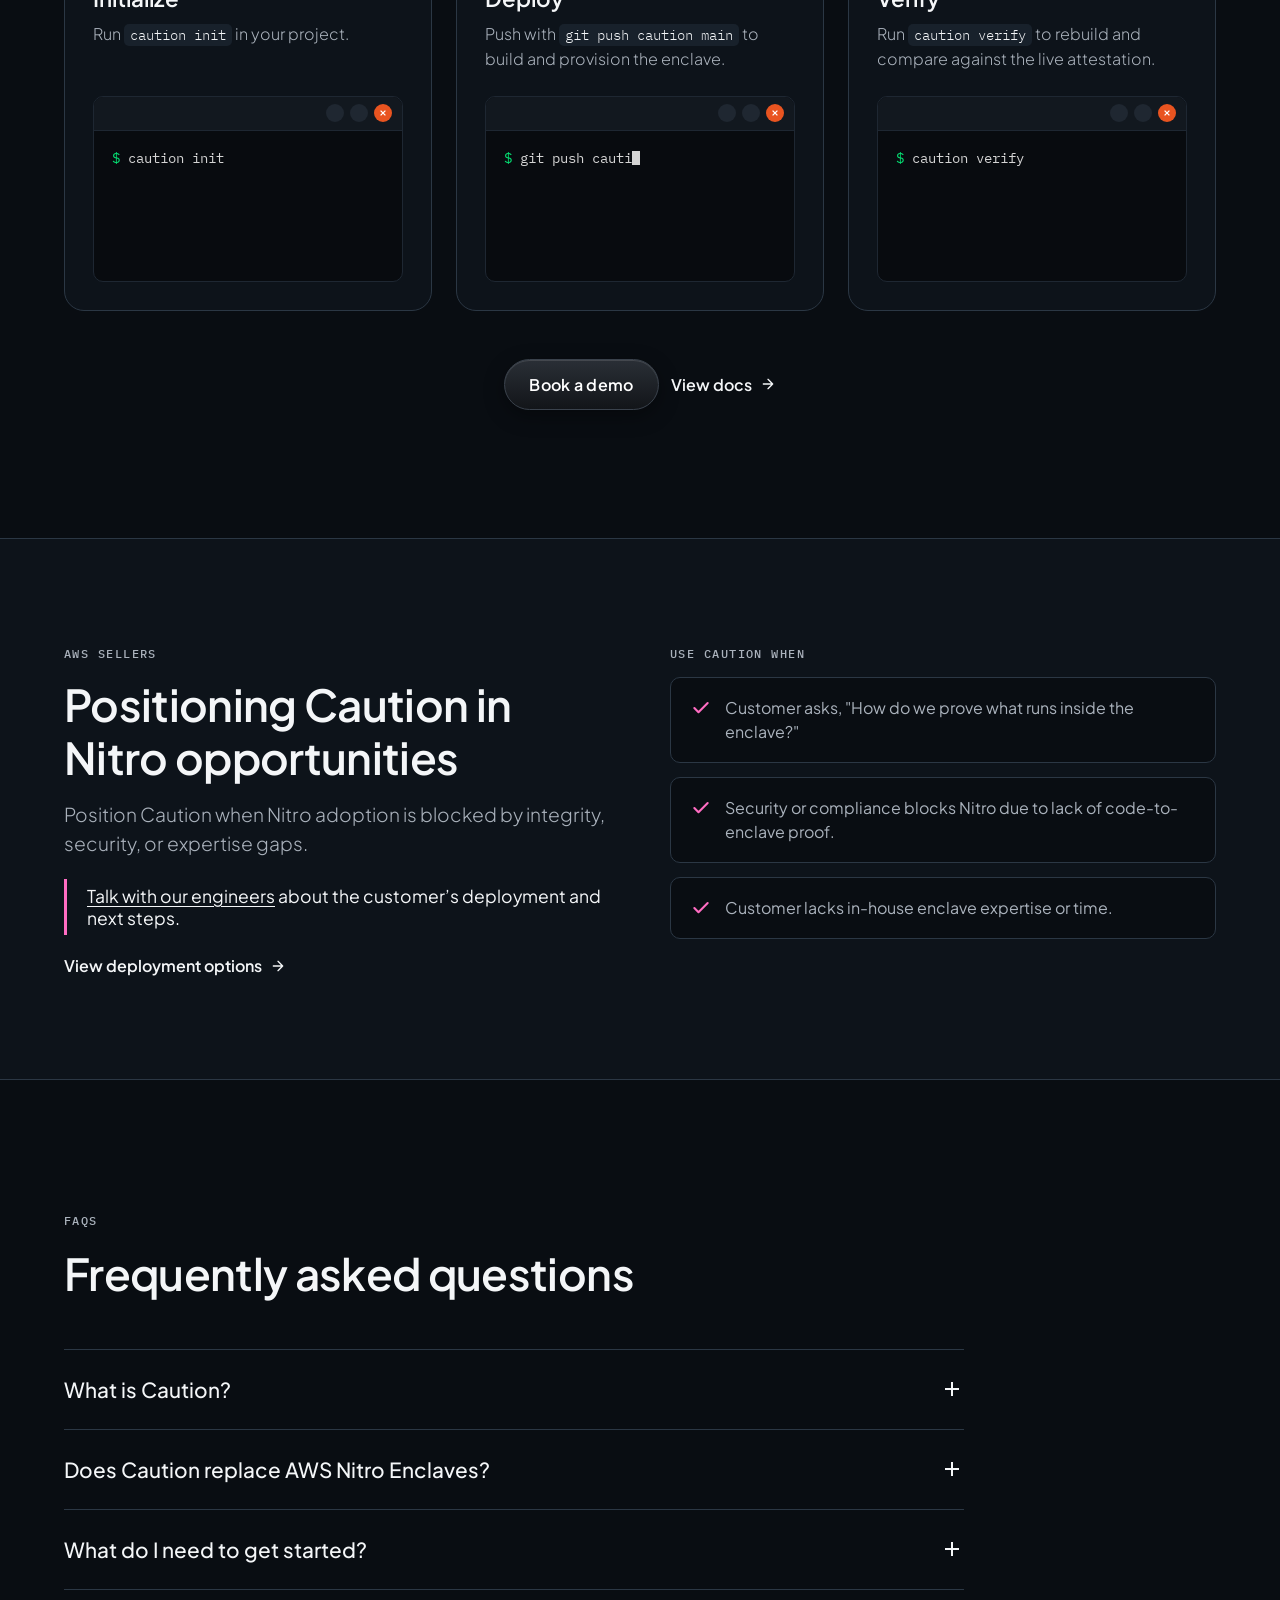
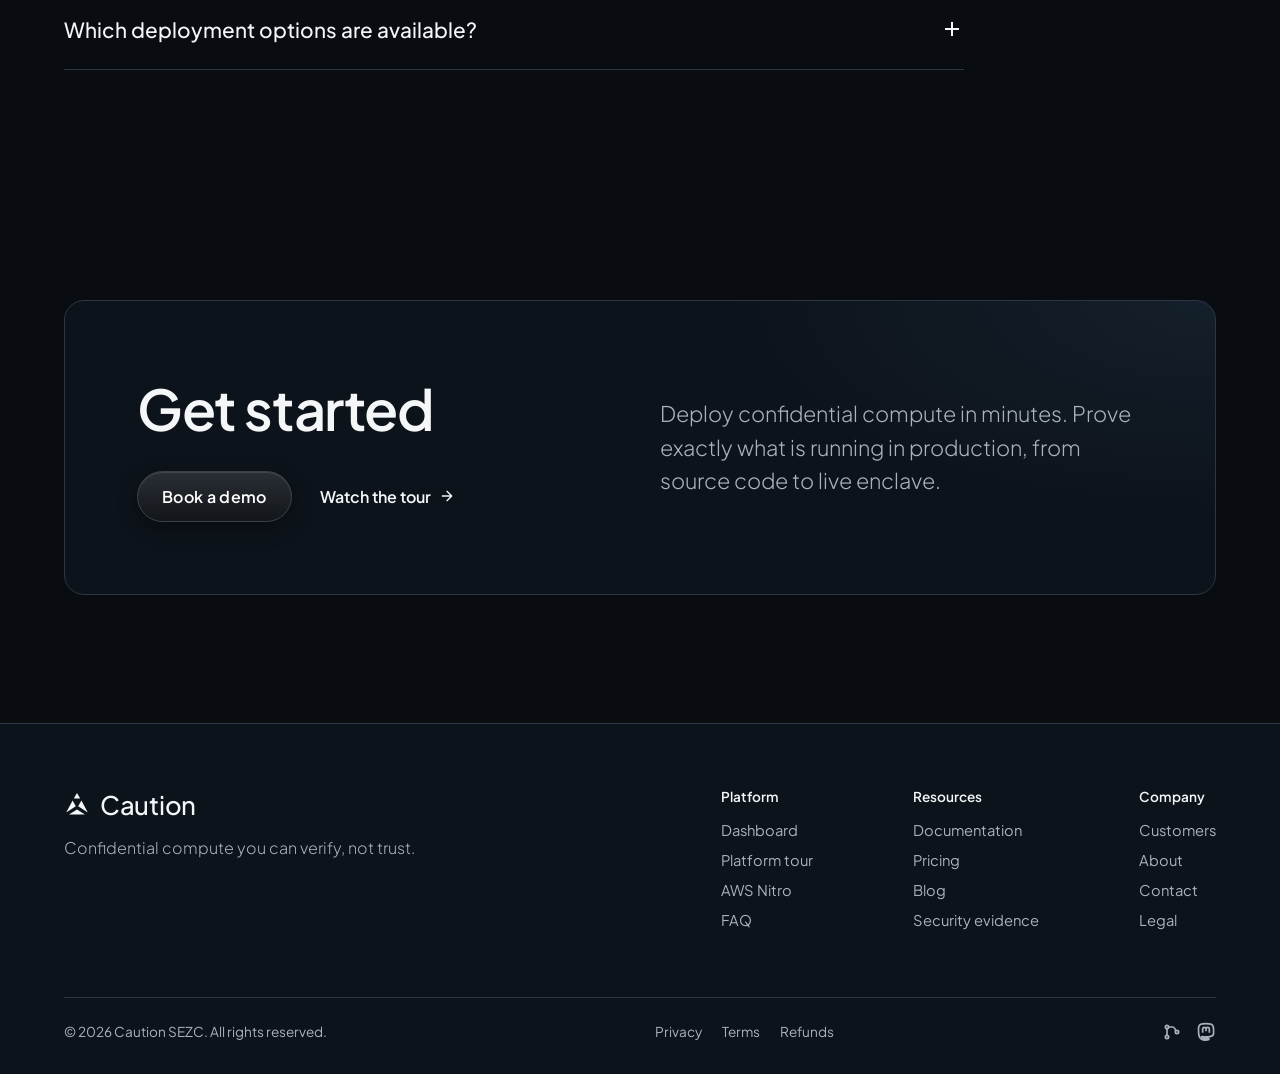
<file: cloud/aws.html>
<!doctype html>
<html lang="en" data-theme="dark">
<head>
  <meta charset="utf-8" />
  <meta name="viewport" content="width=device-width, initial-scale=1" />
  <title>AWS Nitro Enclaves | Caution</title>
  <meta name="description" content="Know what runs in your AWS enclaves." />
  <link rel="stylesheet" href="../styles.css" />
  <link rel="stylesheet" href="../pages.css" />
  <script>try { var t = localStorage.getItem("theme"); if (t) document.documentElement.dataset.theme = t; } catch (e) {}</script>
</head>
<body data-root="../">
  <div id="site-header"></div>
  <main>
<div class="hero-wrap"><section class="page-hero"><div class="container hero-grid">
<div><span class="eyebrow">AWS Nitro Enclaves</span>
<h1>Know what runs in your AWS enclaves</h1>
<p class="section-desc">Deploy to AWS Nitro Enclaves faster. Gain stronger integrity guarantees with cryptographic proof that each enclave runs the intended source code.</p>
<div class="cta-group"><a href="../contact.html" class="cta-btn">Book a demo</a></div>
<a href="#aws-highlights" class="cta-link" style="margin-top:20px">Learn more <svg width="16" height="16" viewBox="0 0 24 24" fill="none" stroke="currentColor" stroke-width="2" stroke-linecap="round" stroke-linejoin="round"><path d="M5 12h14M12 5l7 7-7 7"/></svg></a></div>
<ul class="stack verified" data-stack="verified"></ul>
</div></section><div class="logos"><p class="logos-title">From engineers trusted by industry leaders</p><div class="marquee"><div class="marquee-track logo-track"></div></div></div></div>
<nav class="toc" aria-label="On this page"><div class="container toc-inner"><a href="#aws-highlights">TL;DR</a><a href="#why-verification">Why verification</a><a href="#what-caution-adds">What Caution adds</a><a href="#who-benefits">Who benefits</a><a href="#use-cases">Use cases</a><a href="#how-it-works">How it works</a><a href="#aws-sellers">AWS sellers</a><a href="#faq">FAQ</a></div></nav>

<section class="block" id="aws-highlights" style="border-top:0"><div class="container">
<div class="grid c4"><div class="card"><span class="eyebrow">What Caution is</span><p>Verifiable compute platform that adds an extra layer of integrity guarantees on top of AWS Nitro Enclaves.</p></div><div class="card"><span class="eyebrow">AWS value</span><p>Faster adoption of confidential compute on AWS Nitro Enclaves, with independent verification of enclave workloads.</p></div><div class="card"><span class="eyebrow">Who it's for</span><p>Teams running sensitive AI, financial, healthcare, Web3, and other workloads on AWS that need stronger end-to-end security and assurance.</p></div><div class="card"><span class="eyebrow">How it runs</span><p>Integrates with existing AWS accounts and CI/CD pipelines, with flexible deployment options.</p></div></div>
</div></section>

<section class="block alt" id="why-verification"><div class="container two-col" style="align-items:start">
<div><span class="eyebrow">Why verification</span><h2 class="section-title">Independent verification for Nitro Enclaves</h2>
<p class="section-desc">AWS Nitro Enclaves provide strong guarantees about hardware isolation and integrity. Verification extends those guarantees by linking the binaries running in the enclave back to the source code they came from.</p>
<p style="margin-top:24px"><a href="https://docs.caution.co/concepts/verifiability/" target="_blank" rel="noopener noreferrer" class="cta-link">Learn about verifiability <svg width="16" height="16" viewBox="0 0 24 24" fill="none" stroke="currentColor" stroke-width="2" stroke-linecap="round" stroke-linejoin="round"><path d="M5 12h14M12 5l7 7-7 7"/></svg></a></p></div>
<div><p class="eyebrow" style="margin-bottom:16px">Without verification</p><ul class="without">
<li><svg viewBox="0 0 24 24" fill="none" stroke="currentColor" stroke-width="2" stroke-linecap="round" stroke-linejoin="round"><path d="m21.73 18-8-14a2 2 0 0 0-3.48 0l-8 14A2 2 0 0 0 4 21h16a2 2 0 0 0 1.73-3"/><path d="M12 9v4M12 17h.01"/></svg>Backdoored or swapped binaries can appear legitimate without independent verification.</li>
<li><svg viewBox="0 0 24 24" fill="none" stroke="currentColor" stroke-width="2" stroke-linecap="round" stroke-linejoin="round"><path d="m21.73 18-8-14a2 2 0 0 0-3.48 0l-8 14A2 2 0 0 0 4 21h16a2 2 0 0 0 1.73-3"/><path d="M12 9v4M12 17h.01"/></svg>Supply-chain issues can slip through when only enclave measurements are verified.</li>
<li><svg viewBox="0 0 24 24" fill="none" stroke="currentColor" stroke-width="2" stroke-linecap="round" stroke-linejoin="round"><path d="m21.73 18-8-14a2 2 0 0 0-3.48 0l-8 14A2 2 0 0 0 4 21h16a2 2 0 0 0 1.73-3"/><path d="M12 9v4M12 17h.01"/></svg>Teams must rely on operator assurances instead of independent verification.</li>
</ul></div></div></section>

<section class="what" id="what-caution-adds" style="border-top:0"><div class="container">
<div class="what-head"><span class="eyebrow">What Caution adds</span><h2 class="section-title">What Caution adds to AWS Nitro Enclaves</h2>
<p class="section-desc">Caution links Nitro Enclaves back to the source, build, and deployment pipeline so every enclave run is independently provable.</p></div>
<div class="what-frame"><div class="tabs" role="tablist"><button class="tab active" data-tab="0" role="tab">Prove what was deployed</button><button class="tab" data-tab="1" role="tab">Detect tampering early</button><button class="tab" data-tab="2" role="tab">Deploy to enclaves in minutes</button><button class="tab" data-tab="3" role="tab">Keep your workflows</button></div><div><div class="panel active" data-panel="0"><svg class="pix" data-pix="check"></svg><div><h3>Prove what was deployed</h3><p>Cryptographically link the code running in your AWS Nitro Enclave to the reviewed source code, build, and configuration that produced it.</p><p>Caution leverages full-source bootstrapping and reproducibility all the way down to the kernel, via <a href="https://stagex.tools/" target="_blank" rel="noopener noreferrer">StageX</a> and <a href="https://distrust.co/blog/enclaveos.html" target="_blank" rel="noopener noreferrer">EnclaveOS</a>, so you can verify the entire stack, not just the application layer.</p></div></div><div class="panel" data-panel="1"><svg class="pix" data-pix="eye"></svg><div><h3>Detect tampering early</h3><p>Surface unauthorised changes before they reach production. If a binary doesn't match the expected source, you'll know immediately.</p></div></div><div class="panel" data-panel="2"><svg class="pix" data-pix="bolt"></svg><div><h3>Deploy to enclaves in minutes</h3><p>Replace weeks of custom infrastructure and security engineering with one unified workflow that runs in minutes. Deploying to a Nitro Enclave has never been this fast.</p></div></div><div class="panel" data-panel="3"><svg class="pix" data-pix="loop"></svg><div><h3>Keep your workflows</h3><p>Integrate with your existing CI/CD, infrastructure-as-code, and deployment tooling. Caution fits into what you already use rather than replacing it.</p></div></div></div></div>
<div class="what-cta"><div class="cta-group"><a href="../platform-tour.html" class="cta-link">Watch the 3-minute tour <svg width="16" height="16" viewBox="0 0 24 24" fill="none" stroke="currentColor" stroke-width="2" stroke-linecap="round" stroke-linejoin="round"><path d="M5 12h14M12 5l7 7-7 7"/></svg></a></div>&nbsp;&nbsp;&nbsp;<a href="https://docs.caution.co/what-is-caution/" target="_blank" rel="noopener noreferrer" class="cta-link">View docs <svg width="16" height="16" viewBox="0 0 24 24" fill="none" stroke="currentColor" stroke-width="2" stroke-linecap="round" stroke-linejoin="round"><path d="M5 12h14M12 5l7 7-7 7"/></svg></a></div>
</div></section>

<section class="who" id="who-benefits">
<div class="ticker"><div class="ticker-track" data-ticker></div></div>
<div class="container who-grid"><div class="vmarquee"></div>
<div class="who-right"><span class="eyebrow">Who benefits</span><h2>Which AWS customers benefit most</h2>
<p>Caution works across industries and workload types. It is most useful for high-assurance workloads on AWS where integrity failures would be costly or catastrophic.</p>
<a href="#use-cases" class="cta-link">See how teams use Caution <svg width="16" height="16" viewBox="0 0 24 24" fill="none" stroke="currentColor" stroke-width="2" stroke-linecap="round" stroke-linejoin="round"><path d="M5 12h14M12 5l7 7-7 7"/></svg></a></div></div>
<div class="ticker bottom"><div class="ticker-track" data-ticker></div></div></section>

<section class="uc" id="use-cases" data-where="Nitro Enclaves"><div class="container">
<span class="eyebrow">Use cases</span><h2 class="section-title">How teams use Caution on AWS</h2>
<p class="section-desc">Explore common workloads teams deploy on AWS Nitro Enclaves with verifiable builds.</p>
<div class="uc-carousel"><div class="uc-track"></div></div>
<div class="uc-arrows"><button class="uc-arrow prev" aria-label="Previous use case"><svg width="16" height="16" viewBox="0 0 24 24" fill="none" stroke="currentColor" stroke-width="2" stroke-linecap="round" stroke-linejoin="round"><path d="M5 12h14M12 5l7 7-7 7"/></svg></button><button class="uc-arrow next" aria-label="Next use case"><svg width="16" height="16" viewBox="0 0 24 24" fill="none" stroke="currentColor" stroke-width="2" stroke-linecap="round" stroke-linejoin="round"><path d="M5 12h14M12 5l7 7-7 7"/></svg></button></div>
</div></section>

<section class="how" id="how-it-works" style="border-top:1px solid var(--border)"><div class="container">
<span class="eyebrow">How it works</span><h2 class="section-title">Deploy to AWS Nitro Enclaves in minutes</h2>
<p class="section-desc">Caution integrates with existing AWS accounts and CI/CD pipelines, collapsing what is often a complex, custom Nitro deployment into a repeatable workflow that completes in minutes.</p>
<div class="how-cards">
<div class="how-card"><span class="num">1</span><h3>Initialize</h3><p>Run <code>caution init</code> in your project.</p><div class="terminal" data-term='["$ caution init","Initializing the app..."]'></div></div>
<div class="how-card"><span class="num">2</span><h3>Deploy</h3><p>Push with <code>git push caution main</code> to build and provision the enclave.</p><div class="terminal" data-term='["$ git push caution main","Building enclave image...","✓ Deployed to enclave"]'></div></div>
<div class="how-card"><span class="num">3</span><h3>Verify</h3><p>Run <code>caution verify</code> to rebuild and compare against the live attestation.</p><div class="terminal" data-term='["$ caution verify","Rebuilding image...","Comparing hashes...","✓ Attestation verification PASSED"]'></div></div>
</div>
<div style="display:flex;justify-content:center;margin-top:48px"><div class="cta-group"><a href="../contact.html" class="cta-btn">Book a demo</a></div>&nbsp;&nbsp;&nbsp;&nbsp;<a href="https://docs.caution.co/what-is-caution/" target="_blank" rel="noopener noreferrer" class="cta-link">View docs <svg width="16" height="16" viewBox="0 0 24 24" fill="none" stroke="currentColor" stroke-width="2" stroke-linecap="round" stroke-linejoin="round"><path d="M5 12h14M12 5l7 7-7 7"/></svg></a></div>
</div></section>

<section class="block alt" id="aws-sellers"><div class="container two-col" style="align-items:start">
<div><span class="eyebrow">AWS sellers</span><h2 class="section-title">Positioning Caution in Nitro opportunities</h2>
<p class="section-desc">Position Caution when Nitro adoption is blocked by integrity, security, or expertise gaps.</p>
<p class="callout"><a href="../contact.html#book" class="link">Talk with our engineers</a> about the customer’s deployment and next steps.</p>
<a href="../pricing.html" class="cta-link">View deployment options <svg width="16" height="16" viewBox="0 0 24 24" fill="none" stroke="currentColor" stroke-width="2" stroke-linecap="round" stroke-linejoin="round"><path d="M5 12h14M12 5l7 7-7 7"/></svg></a></div>
<div><p class="eyebrow" style="margin-bottom:16px">Use Caution when</p><ul class="without">
<li><svg viewBox="0 0 24 24" fill="none" stroke="currentColor" stroke-width="2.5" stroke-linecap="round" stroke-linejoin="round"><path d="M20 6 9 17l-5-5"/></svg>Customer asks, "How do we prove what runs inside the enclave?"</li>
<li><svg viewBox="0 0 24 24" fill="none" stroke="currentColor" stroke-width="2.5" stroke-linecap="round" stroke-linejoin="round"><path d="M20 6 9 17l-5-5"/></svg>Security or compliance blocks Nitro due to lack of code-to-enclave proof.</li>
<li><svg viewBox="0 0 24 24" fill="none" stroke="currentColor" stroke-width="2.5" stroke-linecap="round" stroke-linejoin="round"><path d="M20 6 9 17l-5-5"/></svg>Customer lacks in-house enclave expertise or time.</li>
</ul></div></div></section>

<section class="faq" id="faq"><div class="container"><span class="eyebrow">FAQs</span><h2>Frequently asked questions</h2><div class="faq-items"><div class="faq-item"><button class="faq-q" aria-expanded="false"><span>What is Caution?</span><svg width="24" height="24" viewBox="0 0 24 24" fill="none" stroke="currentColor" stroke-width="2"><path d="M12 5v14M5 12h14"/></svg></button><div class="faq-a"><div><p>Caution is a verifiable compute platform that adds an extra layer of integrity guarantees on top of AWS Nitro Enclaves. It cryptographically links the code running inside an enclave back to the reviewed source code, build inputs, and configuration that produced the enclave image, so anyone can verify what is running in production.</p><p>Additional attestation backends are in active development.</p></div></div></div><div class="faq-item"><button class="faq-q" aria-expanded="false"><span>Does Caution replace AWS Nitro Enclaves?</span><svg width="24" height="24" viewBox="0 0 24 24" fill="none" stroke="currentColor" stroke-width="2"><path d="M12 5v14M5 12h14"/></svg></button><div class="faq-a"><div><p>No. Caution builds on top of AWS Nitro Enclaves, not instead of them. Nitro provides hardware-level isolation and attestation. Caution extends those guarantees by linking enclave measurements back to auditable source code and reproducible builds.</p></div></div></div><div class="faq-item"><button class="faq-q" aria-expanded="false"><span>What do I need to get started?</span><svg width="24" height="24" viewBox="0 0 24 24" fill="none" stroke="currentColor" stroke-width="2"><path d="M12 5v14M5 12h14"/></svg></button><div class="faq-a"><div><p><a href="../contact.html#book">Book 20 minutes</a> with one of our engineers. We’ll discuss your goals, answer technical questions, and help you get ready to deploy with Caution.</p></div></div></div><div class="faq-item"><button class="faq-q" aria-expanded="false"><span>Which deployment options are available?</span><svg width="24" height="24" viewBox="0 0 24 24" fill="none" stroke="currentColor" stroke-width="2"><path d="M12 5v14M5 12h14"/></svg></button><div class="faq-a"><div><p>Caution offers bring-your-own-compute and fully managed deployment options. Because Caution is open source, teams can also self-host it if they want to operate deployments independently.</p><p>Compare the options in the <a href="https://docs.caution.co/reference/deployment-models/" target="_blank" rel="noopener noreferrer">deployment models</a> reference.</p></div></div></div></div></div></section>
<section class="final" style="padding-top:clamp(64px,8vw,120px)"><div class="container"><div class="final-inner">
<div><h2>Get started</h2><div class="cta-group"><a href="../contact.html" class="cta-btn">Book a demo</a><a href="../platform-tour.html" class="cta-link">Watch the tour <svg width="16" height="16" viewBox="0 0 24 24" fill="none" stroke="currentColor" stroke-width="2" stroke-linecap="round" stroke-linejoin="round"><path d="M5 12h14M12 5l7 7-7 7"/></svg></a></div></div>
<p>Deploy confidential compute in minutes. Prove exactly what is running in production, from source code to live enclave.</p>
</div></div></section>
  </main>
  <div id="site-footer"></div>
  <script src="../layout.js"></script>
  <script src="../main.js"></script>
</body>
</html>
</file>
<file: styles.css>
@import url("https://fonts.googleapis.com/css2?family=Plus+Jakarta+Sans:wght@200..800&family=IBM+Plex+Mono:wght@400;500&display=swap");

:root {
  --page: #090d12;
  --page-alt: #0d131a;
  --glow: rgba(45, 77, 105, 0.22);
  --text: #f4f6f8;
  --muted: #aab2bc;
  --faint: #6b7785;
  --border: #2b3744;
  --border-strong: #455465;
  --surface: #111821;
  --surface-2: #18212b;
  --control: #05070a;
  --control-hover: #252e38;
  --control-text: #f7f8fa;
  --brand: #ff6cc2;
  --green: oklch(79.2% 0.209 151.711);
  --code: #080b0f;
  --mono: "IBM Plex Mono", ui-monospace, "SF Mono", Menlo, Consolas, monospace;
  --radius-sm: 6px;
  --radius-md: 10px;
  --radius-lg: 20px;
  --max: 1400px;
  --pad: clamp(20px, 5vw, 80px);
}

:root[data-theme="light"] {
  --page: #ffffff;
  --page-alt: #f2f7ff;
  --glow: rgba(199, 232, 255, 0.5);
  --text: #0f0f0f;
  --muted: #56636f;
  --faint: #8a96a3;
  --border: rgba(15, 15, 15, 0.1);
  --border-strong: #b8c2cc;
  --surface: #ffffff;
  --surface-2: #e3e9f2;
  --control: #0f0f0f;
  --control-hover: #333;
  --control-text: #ffffff;
  --brand: #f048b5;
  --green: oklch(62% 0.19 151.711);
  --code: #1e1e1e;
}

* { box-sizing: border-box; margin: 0; padding: 0; }
html { scroll-behavior: smooth; }
body {
  font-family: "Plus Jakarta Sans", system-ui, sans-serif;
  background: var(--page);
  color: var(--text);
  -webkit-font-smoothing: antialiased;
  overflow-x: hidden;
  transition: background .3s, color .3s;
}
a { color: inherit; text-decoration: none; }
button { font: inherit; color: inherit; background: none; border: 0; cursor: pointer; }
img, svg { display: block; }
::selection { background: var(--control); color: var(--control-text); }

.container { width: 100%; max-width: var(--max); margin: 0 auto; padding: 0 var(--pad); }

.eyebrow {
  display: inline-block;
  font-family: var(--mono);
  font-size: 12px;
  font-weight: 500;
  letter-spacing: .12em;
  text-transform: uppercase;
  color: var(--muted);
}

.section-title {
  font-size: clamp(2rem, 4vw, 2.75rem);
  font-weight: 600;
  letter-spacing: -0.015em;
  line-height: 1.2;
  margin: 16px 0;
}
.section-desc {
  font-size: clamp(1.05rem, 1.6vw, 1.2rem);
  font-weight: 300;
  line-height: 1.55;
  color: var(--muted);
  max-width: 40rem;
}
.center { text-align: center; margin-left: auto; margin-right: auto; }

/* ---------- CTA ---------- */
.cta-group { display: flex; align-items: center; gap: 28px; flex-wrap: wrap; }
.cta-btn {
  display: inline-flex; align-items: center;
  padding: 14px 24px;
  border-radius: var(--radius-full, 999px);
  background: linear-gradient(180deg, #2a2f36, #121519);
  border: 1px solid #3a424c;
  color: #fff;
  font-weight: 600;
  font-size: 1rem;
  letter-spacing: .02em;
  box-shadow: inset 0 1px 0 rgba(255,255,255,.12), 0 6px 20px rgba(0,0,0,.35);
  transition: transform .2s, box-shadow .2s, background .2s;
}
:root[data-theme="light"] .cta-btn { background: linear-gradient(180deg, #2a2a2a, #0f0f0f); border-color: #0f0f0f; }
.cta-btn:hover { transform: translateY(-1px); box-shadow: inset 0 1px 0 rgba(255,255,255,.18), 0 10px 26px rgba(0,0,0,.45); }
.cta-link {
  display: inline-flex; align-items: center; gap: 8px;
  font-weight: 600; font-size: 1rem;
}
.cta-link svg { transition: transform .2s; }
.cta-link:hover svg { transform: translateX(4px); }

/* ---------- Announcement ---------- */
.announce {
  position: relative;
  background: #050709;
  color: #fff;
  font-size: 12px;
  font-weight: 600;
  text-align: center;
  padding: 9px 44px;
  border-bottom: 1px solid #1a222b;
}
.announce a { text-decoration: underline; text-underline-offset: 2px; }
.announce button { position: absolute; right: 14px; top: 50%; transform: translateY(-50%); opacity: .8; }
.announce button:hover { opacity: 1; }
.announce.hidden { display: none; }

/* ---------- Header ---------- */
.header {
  position: sticky; top: 0; z-index: 50;
  background: color-mix(in srgb, var(--page) 80%, transparent);
  backdrop-filter: blur(14px);
  -webkit-backdrop-filter: blur(14px);
  border-bottom: 1px solid transparent;
  transition: border-color .3s;
}
.header.scrolled { border-bottom-color: var(--border); }
.nav {
  max-width: var(--max); margin: 0 auto;
  padding: 18px var(--pad);
  display: flex; align-items: center; justify-content: space-between; gap: 24px;
}
.logo { display: flex; align-items: center; gap: 10px; font-size: 1.6rem; font-weight: 500; letter-spacing: -0.01em; }
.logo svg { width: 26px; height: 26px; }
.nav-center { display: flex; gap: 6px; align-items: center; }
.nav-link {
  display: inline-flex; align-items: center; gap: 6px;
  padding: 8px 14px; border-radius: 8px;
  font-size: .95rem; font-weight: 500; color: var(--text);
  transition: background .2s;
}
.nav-link:hover { background: rgba(127,127,127,.1); }
.dropdown { position: relative; }
.dropdown-menu {
  position: absolute; top: calc(100% + 10px); left: 0;
  min-width: 320px;
  background: var(--surface);
  border: 1px solid var(--border);
  border-radius: 14px;
  padding: 8px;
  box-shadow: 0 20px 50px rgba(0,0,0,.35);
  opacity: 0; visibility: hidden; transform: translateY(-6px);
  transition: opacity .2s, transform .2s, visibility .2s;
}
.dropdown:hover .dropdown-menu, .dropdown.open .dropdown-menu { opacity: 1; visibility: visible; transform: none; }
.dropdown:hover .chev, .dropdown.open .chev { transform: rotate(180deg); }
.chev { transition: transform .2s; }
.dropdown-item { display: flex; gap: 12px; align-items: flex-start; padding: 10px 12px; border-radius: 10px; }
.dropdown-item:hover { background: rgba(127,127,127,.1); }
.dropdown-item svg { width: 20px; height: 20px; flex: none; margin-top: 2px; color: var(--muted); }
.dropdown-item b { display: block; font-size: .95rem; font-weight: 600; }
.dropdown-item small { display: block; font-size: .82rem; color: var(--muted); margin-top: 2px; }
.nav-right { display: flex; align-items: center; gap: 10px; }
.nav-cta {
  padding: 9px 18px; border-radius: 999px;
  background: var(--text); color: var(--page);
  font-weight: 600; font-size: .92rem;
  transition: opacity .2s;
}
.nav-cta:hover { opacity: .85; }
.theme-toggle {
  width: 36px; height: 36px; border-radius: 50%;
  border: 1px solid var(--border-strong);
  display: grid; place-items: center;
  background: var(--surface);
}
.theme-toggle svg { width: 16px; height: 16px; fill: none; stroke: currentColor; stroke-width: 2; stroke-linecap: round; }
.theme-toggle .moon { display: none; }
:root[data-theme="light"] .theme-toggle .sun { display: none; }
:root[data-theme="light"] .theme-toggle .moon { display: block; }
.burger { display: none; width: 36px; height: 36px; place-items: center; }
.burger span { display: block; width: 20px; height: 2px; background: currentColor; margin: 4px 0; border-radius: 2px; transition: transform .25s, opacity .25s; }
.burger.open span:nth-child(1) { transform: translateY(6px) rotate(45deg); }
.burger.open span:nth-child(2) { opacity: 0; }
.burger.open span:nth-child(3) { transform: translateY(-6px) rotate(-45deg); }
.mobile-tools { display: none; align-items: center; gap: 10px; }
.mobile-menu {
  display: none;
  padding: 8px var(--pad) 24px;
  border-top: 1px solid var(--border);
}
.mobile-menu.open { display: block; }
.mobile-menu a { display: block; padding: 14px 0; font-size: 1.1rem; font-weight: 500; border-bottom: 1px solid var(--border); }
.mobile-menu .nav-cta { display: inline-block; margin-top: 20px; border: 0; }

/* ---------- Hero ---------- */
.hero-wrap {
  background:
    radial-gradient(ellipse 60% 50% at 75% 20%, var(--glow), transparent 70%),
    radial-gradient(ellipse 50% 60% at 10% 80%, var(--glow), transparent 70%);
}
.hero { padding: clamp(60px, 10vw, 120px) 0 80px; }
.hero-grid { display: grid; grid-template-columns: 1.2fr 1fr; gap: 60px; align-items: center; }
.hero h1 {
  font-size: clamp(2.75rem, 6vw, 4.25rem);
  font-weight: 550;
  line-height: 1.08;
  letter-spacing: -0.025em;
  margin: 16px 0 28px;
  max-width: 12ch;
}
.hero p { font-size: clamp(1.05rem, 1.6vw, 1.2rem); font-weight: 300; line-height: 1.55; color: var(--muted); max-width: 32rem; margin-bottom: 36px; }

/* ---------- Stack card ---------- */
.stack {
  list-style: none;
  border: 1px solid var(--border-strong);
  border-radius: var(--radius-md);
  background: color-mix(in srgb, var(--surface-2) 70%, transparent);
  overflow: hidden;
  width: 100%;
  max-width: 360px;
  margin-left: auto;
  box-shadow: 0 30px 80px rgba(0,0,0,.35);
}
.stack li {
  display: flex; align-items: center; gap: 12px;
  padding: 0 18px;
  height: 64px;
  font-size: .95rem; font-weight: 500;
  border-bottom: 1px solid var(--border-strong);
}
.stack li:last-child { border-bottom: 0; }
.stack .check { color: var(--green); width: 16px; height: 16px; }
.stack.verified li { opacity: 0; transform: translateX(-8px); animation: slideIn .5s forwards; }
.stack.verified li:nth-child(2) { animation-delay: .12s; }
.stack.verified li:nth-child(3) { animation-delay: .24s; }
.stack.verified li:nth-child(4) { animation-delay: .36s; }
@keyframes slideIn { to { opacity: 1; transform: none; } }

/* ---------- Logo carousel ---------- */
.logos { padding: 50px 0; border-top: 1px solid var(--border); border-bottom: 1px solid var(--border); }
.logos-title { text-align: center; font-size: .9rem; color: var(--muted); margin-bottom: 28px; }
.marquee { overflow: hidden; mask-image: linear-gradient(90deg, transparent, #000 10%, #000 90%, transparent); }
.marquee-track { display: flex; gap: 64px; width: max-content; animation: marquee 50s linear infinite; }
.marquee-track span {
  font-size: 1.35rem; font-weight: 700; letter-spacing: -0.02em;
  color: var(--muted); opacity: .75; white-space: nowrap;
}
@keyframes marquee { to { transform: translateX(-50%); } }

/* ---------- Differentiator ---------- */
.diff { padding: clamp(80px, 10vw, 140px) 0; }
.diff h2 { text-align: center; max-width: 22ch; margin: 0 auto 64px; font-size: clamp(2rem, 4.2vw, 3rem); font-weight: 600; letter-spacing: -0.02em; line-height: 1.15; }
.diff h2 .w { display: inline-block; opacity: 0; transform: translateY(14px); transition: opacity .6s, transform .6s; }
.diff h2.in .w { opacity: 1; transform: none; }
.diff h2 .muted { color: var(--faint); }
.diff-grid { display: grid; grid-template-columns: repeat(3, 1fr); gap: 24px; }
.diff-card {
  border: 1px solid var(--border);
  border-radius: var(--radius-lg);
  padding: 28px;
  background: var(--page-alt);
  display: flex; flex-direction: column; gap: 28px;
  opacity: 0; transform: translateY(20px);
  transition: opacity .7s, transform .7s, border-color .3s;
}
.diff-card.in { opacity: 1; transform: none; }
.diff-card:nth-child(2) { transition-delay: .1s; }
.diff-card:nth-child(3) { transition-delay: .2s; }
.diff-card:hover { border-color: var(--border-strong); }
.diff-card h3 { display: flex; align-items: center; gap: 10px; font-size: 1.25rem; font-weight: 600; margin-bottom: 8px; }
.diff-card h3 svg { width: 20px; height: 20px; }
.diff-card p { color: var(--muted); font-weight: 300; line-height: 1.5; }
.diff-visual {
  flex: 1; min-height: 330px;
  border-radius: var(--radius-md);
  display: flex; align-items: center; justify-content: center;
}
.diff-visual.dark { background: repeating-linear-gradient(135deg, #04060899 0 10px, #0a0f1599 10px 20px), #05070a; border: 1px solid var(--border); }
:root[data-theme="light"] .diff-visual.dark { background: repeating-linear-gradient(135deg, #1a1a1a 0 10px, #222 10px 20px); }
.diff-visual .stack { margin: 0; max-width: none; box-shadow: none; }
.stack.partial li { color: var(--faint); background: repeating-linear-gradient(135deg, transparent 0 6px, rgba(127,127,127,.06) 6px 12px); }
.stack.partial li:first-child { color: var(--text); background: none; }
.stack.partial li:nth-child(4) { color: var(--text); background: rgba(255,108,194,.06); }
.dot { width: 8px; height: 8px; border-radius: 50%; background: var(--brand); box-shadow: 0 0 10px var(--brand); }
.stack.partial .lock { width: 14px; height: 14px; opacity: .6; }

/* ---------- What Caution does ---------- */
.what { padding: clamp(80px, 10vw, 140px) 0; background: var(--page-alt); border-top: 1px solid var(--border); border-bottom: 1px solid var(--border); }
.what-head { text-align: center; margin-bottom: 56px; }
.what-head .section-desc { margin: 0 auto; }
.what-frame {
  border: 1px solid var(--border);
  border-radius: var(--radius-lg);
  background: var(--page);
  display: grid; grid-template-columns: 300px 1fr;
  overflow: hidden;
  min-height: 420px;
}
.tabs { border-right: 1px solid var(--border); display: flex; flex-direction: column; }
.tab {
  text-align: left; padding: 24px 28px;
  font-size: 1rem; font-weight: 500; color: var(--muted);
  border-bottom: 1px solid var(--border);
  position: relative;
  transition: color .2s, background .2s;
}
.tab:last-child { border-bottom: 0; }
.tab:hover { color: var(--text); }
.tab.active { color: var(--text); background: var(--surface-2); }
.tab.active::before { content: ""; position: absolute; left: 0; top: 0; bottom: 0; width: 3px; background: var(--brand); }
.panel { display: none; grid-template-columns: 220px 1fr; gap: 48px; align-items: center; padding: 48px; }
.panel.active { display: grid; animation: fade .4s; }
@keyframes fade { from { opacity: 0; transform: translateY(6px); } to { opacity: 1; transform: none; } }
.panel svg.pix { width: 100%; max-width: 200px; }
.pix rect { fill: var(--text); opacity: 0; animation: pix .4s forwards; }
@keyframes pix { to { opacity: .9; } }
.panel h3 { font-size: clamp(1.4rem, 2.4vw, 1.9rem); font-weight: 600; margin-bottom: 16px; letter-spacing: -0.01em; }
.panel p { color: var(--muted); font-weight: 300; line-height: 1.6; font-size: 1.08rem; margin-bottom: 12px; }
.panel p a { color: var(--text); text-decoration: underline; text-underline-offset: 3px; }
.what-cta { display: flex; justify-content: center; margin-top: 48px; }

/* ---------- Who it's for ---------- */
.who { position: relative; overflow: hidden; }
.ticker { overflow: hidden; border-bottom: 1px solid var(--border); padding: 14px 0; }
.ticker.bottom { border-bottom: 0; border-top: 1px solid var(--border); }
.ticker-track { display: flex; width: max-content; gap: 16px; animation: marquee 70s linear infinite; font-family: var(--mono); font-size: 12px; letter-spacing: .12em; text-transform: uppercase; color: var(--muted); }
.ticker.bottom .ticker-track { animation-direction: reverse; }
.ticker-track i { font-style: normal; color: var(--brand); }
.who-grid { display: grid; grid-template-columns: 1fr 1fr; gap: 60px; align-items: center; padding: 0; }
.vmarquee {
  display: grid; grid-template-columns: repeat(4, 1fr); gap: 12px;
  height: 520px; overflow: hidden;
  mask-image: linear-gradient(180deg, transparent, #000 15%, #000 85%, transparent);
}
.vcol { overflow: hidden; }
.vcol-inner { display: flex; flex-direction: column; gap: 12px; animation: vup var(--d, 100s) linear infinite; }
.vcol.down .vcol-inner { animation-name: vdown; }
@keyframes vup { from { transform: translateY(0); } to { transform: translateY(-50%); } }
@keyframes vdown { from { transform: translateY(-50%); } to { transform: translateY(0); } }
.vcol span {
  display: block; padding: 18px 12px;
  border: 1px solid var(--border); border-radius: var(--radius-md);
  background: var(--page-alt);
  font-size: .85rem; font-weight: 500; text-align: center; color: var(--muted);
}
.who-right { padding: 80px 0; }
.who-right h2 { font-size: clamp(2rem, 4vw, 2.75rem); font-weight: 600; letter-spacing: -0.015em; margin: 16px 0; }
.who-right p { color: var(--muted); font-weight: 300; line-height: 1.6; font-size: 1.1rem; margin-bottom: 28px; max-width: 32rem; }

/* ---------- Use cases ---------- */
.uc { padding: clamp(80px, 10vw, 140px) 0; border-top: 1px solid var(--border); }
.uc-carousel {
  margin-top: 48px;
  overflow-x: auto;
  scroll-snap-type: x mandatory;
  scrollbar-width: none;
  cursor: grab;
}
.uc-carousel::-webkit-scrollbar { display: none; }
.uc-carousel.dragging { cursor: grabbing; scroll-snap-type: none; user-select: none; }
.uc-track { display: flex; gap: 20px; }
.uc-card {
  flex: 0 0 min(380px, 82vw);
  scroll-snap-align: start;
  min-height: 280px;
  border: 1px solid var(--border);
  border-radius: var(--radius-lg);
  background: var(--page-alt);
  padding: 28px;
  display: flex; flex-direction: column; justify-content: space-between; gap: 24px;
  transition: border-color .3s, transform .3s;
}
.uc-card:hover { border-color: var(--border-strong); transform: translateY(-3px); }
.uc-card-head { display: flex; justify-content: space-between; align-items: flex-start; gap: 16px; }
.uc-card h3 { font-size: 1.3rem; font-weight: 600; line-height: 1.3; }
.badge {
  flex: none;
  font-family: var(--mono); font-size: 11px; font-weight: 500; letter-spacing: .1em; text-transform: uppercase;
  padding: 5px 10px; border-radius: 999px;
  border: 1px solid var(--border-strong); color: var(--muted);
}
.uc-card p { color: var(--muted); font-weight: 300; line-height: 1.55; }
.uc-arrows { display: flex; gap: 12px; margin-top: 28px; }
.uc-arrow {
  width: 48px; height: 48px; border-radius: 50%;
  border: 1px solid var(--border-strong);
  display: grid; place-items: center;
  transition: background .2s;
}
.uc-arrow:hover { background: var(--surface-2); }
.uc-arrow.prev svg { transform: rotate(180deg); }

/* ---------- TEE support ---------- */
.tee { padding: clamp(80px, 10vw, 140px) 0; background: var(--page-alt); border-top: 1px solid var(--border); border-bottom: 1px solid var(--border); }
.two-col { display: grid; grid-template-columns: 1fr 1fr; gap: 60px; align-items: center; }
.tee h2 { font-size: clamp(2rem, 4vw, 2.75rem); font-weight: 600; letter-spacing: -0.015em; max-width: 29rem; margin-bottom: 16px; }
.tee .section-desc { margin-bottom: 32px; }
.tee-logos { display: grid; grid-template-columns: repeat(2, 1fr); gap: 16px; }
.tee-logo {
  aspect-ratio: 1;
  border-radius: var(--radius-lg);
  border: 1px solid var(--border);
  display: flex; flex-direction: column; align-items: center; justify-content: center; gap: 10px;
  background: radial-gradient(circle at 50% 30%, var(--surface-2), var(--page));
  position: relative;
}
.tee-logo strong { font-size: clamp(1.4rem, 3vw, 2.2rem); font-weight: 800; letter-spacing: -0.03em; }
.tee-logo small { font-family: var(--mono); font-size: 11px; letter-spacing: .12em; text-transform: uppercase; color: var(--muted); }
.tee-logo.dim { opacity: .4; filter: grayscale(1); }
.tee-logo.dim::after {
  content: "2026"; position: absolute; top: 14px; right: 14px;
  font-family: var(--mono); font-size: 10px; letter-spacing: .1em;
  padding: 3px 8px; border-radius: 999px; border: 1px solid var(--border-strong);
}
.tee-logo .live { position: absolute; top: 14px; right: 14px; display: flex; align-items: center; gap: 6px; font-family: var(--mono); font-size: 10px; letter-spacing: .1em; color: var(--green); }
.tee-logo .live::before { content: ""; width: 7px; height: 7px; border-radius: 50%; background: var(--green); box-shadow: 0 0 8px var(--green); }

/* ---------- How it works ---------- */
.how { padding: clamp(80px, 10vw, 140px) 0; text-align: center; }
.how .section-desc { margin: 0 auto 64px; }
.how .section-desc a { color: var(--text); text-decoration: underline; text-underline-offset: 3px; }
.how-cards { display: grid; grid-template-columns: repeat(3, 1fr); gap: 24px; text-align: left; }
.how-card {
  border: 1px solid var(--border);
  border-radius: var(--radius-lg);
  padding: 28px;
  background: var(--page-alt);
  display: flex; flex-direction: column;
}
.num {
  width: 36px; height: 36px; border-radius: 50%;
  display: grid; place-items: center;
  border: 1px solid var(--border-strong);
  font-family: var(--mono); font-size: .9rem; font-weight: 500;
  margin-bottom: 20px;
}
.how-card h3 { font-size: 1.4rem; font-weight: 600; margin-bottom: 10px; }
.how-card > p { color: var(--muted); font-weight: 300; line-height: 1.55; margin-bottom: 24px; flex: 1; }
code { font-family: var(--mono); font-size: .88em; padding: 2px 6px; border-radius: 5px; background: var(--surface-2); color: var(--text); }
.terminal { border-radius: var(--radius-md); background: var(--code); border: 1px solid #1e2732; overflow: hidden; color: #d4d4d4; }
.term-bar { height: 34px; display: flex; justify-content: flex-end; align-items: center; gap: 6px; padding: 0 10px; background: #12181f; border-bottom: 1px solid #1e2732; }
.term-bar span { width: 18px; height: 18px; border-radius: 50%; display: grid; place-items: center; background: #1f2731; }
.term-bar span:last-child { background: #e95420; }
.term-bar svg { width: 8px; height: 8px; stroke: #fff; stroke-width: 1.6; }
.term-body { padding: 16px 18px; min-height: 150px; font-family: var(--mono); font-size: .85rem; line-height: 1.75; }
.term-body .prompt { color: var(--green); margin-right: 8px; }
.term-body .ok { color: var(--green); }
.term-body .out { color: #8e99a6; }
.cursor { display: inline-block; width: 8px; height: 1em; background: #d4d4d4; vertical-align: -2px; animation: blink 1s steps(1) infinite; }
@keyframes blink { 50% { opacity: 0; } }

/* ---------- FAQ ---------- */
.faq { padding: clamp(80px, 10vw, 140px) 0; border-top: 1px solid var(--border); }
.faq h2 { font-size: clamp(2rem, 4vw, 2.75rem); font-weight: 600; letter-spacing: -0.015em; margin: 16px 0 48px; }
.faq-items { border-top: 1px solid var(--border); max-width: 900px; }
.faq-item { border-bottom: 1px solid var(--border); }
.faq-q {
  width: 100%; display: flex; justify-content: space-between; align-items: center; gap: 20px;
  text-align: left; padding: 26px 0;
  font-size: clamp(1.1rem, 1.8vw, 1.3rem); font-weight: 500;
}
.faq-q svg { flex: none; transition: transform .3s; }
.faq-item.open .faq-q svg { transform: rotate(45deg); }
.faq-a { display: grid; grid-template-rows: 0fr; transition: grid-template-rows .35s ease; }
.faq-item.open .faq-a { grid-template-rows: 1fr; }
.faq-a > div { overflow: hidden; }
.faq-a p { color: var(--muted); font-weight: 300; line-height: 1.65; font-size: 1.05rem; padding-bottom: 14px; max-width: 46rem; }
.faq-a p:last-child { padding-bottom: 28px; }
.faq-a a { color: var(--text); text-decoration: underline; text-underline-offset: 3px; }

/* ---------- Final CTA ---------- */
.final { padding: 0 0 clamp(80px, 10vw, 140px); }
.final-inner {
  border: 1px solid var(--border);
  border-radius: var(--radius-lg);
  padding: clamp(36px, 6vw, 72px);
  display: grid; grid-template-columns: 1fr 1fr; gap: 40px; align-items: center;
  background:
    radial-gradient(ellipse 70% 120% at 100% 0%, var(--glow), transparent 60%),
    var(--page-alt);
}
.final h2 { font-size: clamp(2.25rem, 5vw, 3.5rem); font-weight: 600; letter-spacing: -0.025em; margin-bottom: 28px; }
.final p { font-size: clamp(1.1rem, 2vw, 1.35rem); font-weight: 300; line-height: 1.55; color: var(--muted); }

/* ---------- Footer ---------- */
.footer { border-top: 1px solid var(--border); padding: 64px 0 32px; background: var(--page-alt); }
.footer-top { display: flex; justify-content: space-between; gap: 48px; flex-wrap: wrap; margin-bottom: 56px; }
.footer-brand p { color: var(--muted); margin-top: 16px; font-weight: 300; }
.footer-links { display: flex; gap: clamp(40px, 8vw, 100px); flex-wrap: wrap; }
.footer-col h4 { font-size: .85rem; font-weight: 600; margin-bottom: 16px; }
.footer-col a { display: block; color: var(--muted); font-size: .92rem; margin-bottom: 12px; transition: color .2s; }
.footer-col a:hover { color: var(--text); }
.footer-bottom { display: flex; justify-content: space-between; align-items: center; gap: 20px; flex-wrap: wrap; padding-top: 24px; border-top: 1px solid var(--border); color: var(--muted); font-size: .85rem; }
.footer-bottom nav { display: flex; gap: 20px; }
.footer-bottom nav a:hover, .social a:hover { color: var(--text); }
.social { display: flex; gap: 14px; }
.social svg { width: 20px; height: 20px; }

/* ---------- Responsive ---------- */
@media (max-width: 1024px) {
  .nav-center, .nav-right { display: none; }
  .mobile-tools { display: flex; }
  .burger { display: grid; }
  .what-frame { grid-template-columns: 1fr; }
  .tabs { flex-direction: row; overflow-x: auto; border-right: 0; border-bottom: 1px solid var(--border); }
  .tab { border-bottom: 0; border-right: 1px solid var(--border); white-space: nowrap; }
  .tab.active::before { width: auto; height: 3px; top: auto; right: 0; }
  .how-cards, .diff-grid { grid-template-columns: 1fr; max-width: 560px; margin: 0 auto; }
}
@media (max-width: 860px) {
  .hero-grid, .who-grid, .two-col, .final-inner { grid-template-columns: 1fr; }
  .stack { margin: 0; }
  .panel { grid-template-columns: 1fr; padding: 32px 24px; gap: 24px; }
  .panel svg.pix { max-width: 140px; }
  .vmarquee { height: 320px; margin-top: 40px; }
  .who-right { padding: 0 0 60px; }
}
@media (max-width: 520px) {
  .vmarquee { grid-template-columns: repeat(2, 1fr); }
  .vcol:nth-child(n+3) { display: none; }
  .tee-logos { gap: 10px; }
  .footer-bottom { flex-direction: column; align-items: flex-start; }
}
@media (prefers-reduced-motion: reduce) {
  *, *::before, *::after { animation: none !important; transition: none !important; }
  .stack.verified li, .diff-card, .diff h2 .w { opacity: 1; transform: none; }
}
</file>
<file: pages.css>
/* Sub-page components (loaded after styles.css) */
.nav-link.current, .mobile-menu a.current { color: var(--brand); }
.dropdown-item.current b { color: var(--brand); }

.page-hero {
  padding: clamp(60px, 9vw, 120px) 0 clamp(48px, 6vw, 80px);
  background: radial-gradient(ellipse 60% 70% at 80% 0%, var(--glow), transparent 70%);
}
.page-hero h1 {
  font-size: clamp(2.5rem, 5.5vw, 4rem);
  font-weight: 550; line-height: 1.08; letter-spacing: -0.025em;
  margin: 16px 0 24px; max-width: 18ch;
}
.page-hero.center { text-align: center; }
.page-hero.center h1, .page-hero.center .section-desc { margin-left: auto; margin-right: auto; }
.page-hero .cta-group { margin-top: 32px; }
.page-hero.center .cta-group { justify-content: center; }

.block { padding: clamp(64px, 8vw, 120px) 0; border-top: 1px solid var(--border); }
.block.alt { background: var(--page-alt); }
.block-head { margin-bottom: 48px; }
.block-head.center { text-align: center; }
.block-head.center .section-desc { margin: 0 auto; }

.grid { display: grid; gap: 20px; }
.grid.c2 { grid-template-columns: repeat(2, 1fr); }
.grid.c3 { grid-template-columns: repeat(3, 1fr); }
.grid.c4 { grid-template-columns: repeat(4, 1fr); }
.card {
  border: 1px solid var(--border);
  border-radius: var(--radius-lg);
  background: var(--page-alt);
  padding: 28px;
  display: flex; flex-direction: column; gap: 12px;
  transition: border-color .3s, transform .3s;
}
.block.alt .card { background: var(--page); }
a.card:hover { border-color: var(--border-strong); transform: translateY(-3px); }
.card h3 { font-size: 1.25rem; font-weight: 600; line-height: 1.3; }
.card p { color: var(--muted); font-weight: 300; line-height: 1.55; }
.card .meta { display: flex; justify-content: space-between; align-items: center; gap: 12px; margin-top: auto; padding-top: 12px; font-size: .85rem; color: var(--muted); }
.card .read { display: inline-flex; align-items: center; gap: 6px; font-weight: 600; color: var(--text); }
.card-icon { width: 40px; height: 40px; border-radius: 10px; display: grid; place-items: center; background: var(--surface-2); color: var(--brand); }
.card-icon svg { width: 20px; height: 20px; }

.prose { max-width: 46rem; }
.prose p { color: var(--muted); font-weight: 300; line-height: 1.7; font-size: 1.1rem; margin-bottom: 18px; }
.prose a, .link { color: var(--text); text-decoration: underline; text-underline-offset: 3px; }

/* About */
.mission { font-size: clamp(1.6rem, 3.4vw, 2.5rem); font-weight: 500; letter-spacing: -0.02em; line-height: 1.25; max-width: 24ch; }
.avatar {
  width: 64px; height: 64px; border-radius: 50%;
  display: grid; place-items: center;
  font-weight: 700; font-size: 1.2rem;
  background: linear-gradient(135deg, var(--surface-2), var(--border-strong));
}
.role { color: var(--muted); font-size: .95rem; }
.values { list-style: none; counter-reset: v; border-top: 1px solid var(--border); }
.values li {
  counter-increment: v;
  display: flex; align-items: baseline; gap: 24px;
  padding: 24px 0; border-bottom: 1px solid var(--border);
  font-size: clamp(1.25rem, 2.4vw, 1.75rem); font-weight: 500; letter-spacing: -0.01em;
}
.values li::before { content: "0" counter(v); font-family: var(--mono); font-size: .8rem; color: var(--brand); }

/* Pricing */
.price-card { padding: 36px; gap: 18px; }
.price-card h3 { font-size: 1.6rem; }
.price-card h4 { font-size: .8rem; font-family: var(--mono); letter-spacing: .1em; text-transform: uppercase; color: var(--muted); font-weight: 500; }
.price-card ul { list-style: none; display: grid; gap: 12px; margin: 6px 0 12px; }
.price-card li { display: flex; gap: 10px; align-items: center; }
.price-card li svg { color: var(--green); width: 16px; height: 16px; flex: none; }
.price-card .cta-group { margin-top: auto; }
.price-card.featured { border-color: var(--brand); box-shadow: 0 0 0 1px var(--brand), 0 30px 80px rgba(255,108,194,.08); }
.selfhost { display: flex; justify-content: space-between; align-items: center; gap: 32px; flex-wrap: wrap; }
.selfhost h2 { font-size: clamp(1.6rem, 3vw, 2.2rem); font-weight: 600; margin-bottom: 10px; }

/* Blog */
.tag {
  font-family: var(--mono); font-size: 11px; letter-spacing: .1em; text-transform: uppercase;
  padding: 4px 10px; border-radius: 999px; border: 1px solid var(--border-strong); color: var(--muted);
}
.filters { display: flex; gap: 8px; flex-wrap: wrap; margin-bottom: 32px; }
.filter { padding: 8px 16px; border-radius: 999px; border: 1px solid var(--border); font-size: .9rem; color: var(--muted); text-transform: capitalize; }
.filter.active, .filter:hover { color: var(--text); border-color: var(--border-strong); background: var(--surface-2); }
.blog-feature { grid-column: 1 / -1; display: grid; grid-template-columns: 1fr 1fr; gap: 32px; align-items: center; }
.thumb { aspect-ratio: 16/9; border-radius: var(--radius-md); background: radial-gradient(circle at 30% 30%, var(--surface-2), var(--page)); border: 1px solid var(--border); display: grid; place-items: center; }
.thumb svg { width: 72px; height: 72px; color: var(--brand); }
.blog-feature h3 { font-size: clamp(1.5rem, 2.6vw, 2rem); }

/* Video */
.video {
  border-radius: var(--radius-lg); overflow: hidden;
  border: 1px solid var(--border-strong);
  background: #000; aspect-ratio: 16/9;
  box-shadow: 0 40px 120px rgba(0,0,0,.45);
}
.video video { width: 100%; height: 100%; display: block; }

/* Contact */
.contact-grid { display: grid; grid-template-columns: 1.3fr 1fr; gap: 20px; }
.contact-card { padding: 40px; }
.contact-card h2 { font-size: clamp(1.6rem, 3vw, 2.2rem); font-weight: 600; }
.book-steps { list-style: none; display: grid; gap: 14px; margin: 12px 0 8px; }
.book-steps li { display: flex; gap: 12px; color: var(--muted); }
.book-steps b { color: var(--text); font-weight: 600; }

/* FAQ page */
.faq-layout { display: grid; grid-template-columns: 240px 1fr; gap: 64px; align-items: start; }
.faq-nav { position: sticky; top: 100px; display: flex; flex-direction: column; gap: 4px; }
.faq-nav a { padding: 10px 14px; border-radius: 8px; color: var(--muted); font-weight: 500; }
.faq-nav a:hover, .faq-nav a.active { color: var(--text); background: var(--surface-2); }
.faq-group { margin-bottom: 56px; }
.faq-group > h3 { font-family: var(--mono); font-size: 12px; font-weight: 500; letter-spacing: .12em; text-transform: uppercase; color: var(--brand); margin-bottom: 8px; }
.faq-layout .faq-items { max-width: none; }

/* AWS page */
.toc { position: sticky; top: 73px; z-index: 10; background: color-mix(in srgb, var(--page) 88%, transparent); backdrop-filter: blur(10px); border-top: 1px solid var(--border); border-bottom: 1px solid var(--border); }
.toc-inner { display: flex; gap: 4px; overflow-x: auto; scrollbar-width: none; padding: 10px 0; }
.toc-inner::-webkit-scrollbar { display: none; }
.toc a { flex: none; padding: 8px 14px; border-radius: 8px; font-size: .9rem; color: var(--muted); font-weight: 500; }
.toc a:hover, .toc a.active { color: var(--text); background: var(--surface-2); }
section[id], div[id].faq-group { scroll-margin-top: 140px; }
.without { list-style: none; display: grid; gap: 14px; }
.without li { display: flex; gap: 14px; align-items: flex-start; padding: 18px 20px; border: 1px solid var(--border); border-radius: var(--radius-md); background: var(--page); color: var(--muted); line-height: 1.5; }
.without li svg { flex: none; color: var(--brand); width: 20px; height: 20px; margin-top: 2px; }
.callout { border-left: 3px solid var(--brand); padding: 6px 0 6px 20px; margin: 20px 0; font-size: 1.1rem; }

/* Security page */
.steps { counter-reset: s; }
.steps .card { position: relative; padding-top: 72px; }
.steps .card::before {
  counter-increment: s; content: counter(s);
  position: absolute; top: 24px; left: 28px;
  width: 30px; height: 30px; border-radius: 50%;
  display: grid; place-items: center;
  border: 1px solid var(--border-strong); font-family: var(--mono); font-size: .85rem;
}
.frameworks { display: flex; flex-wrap: wrap; gap: 10px; }
.frameworks span { padding: 10px 16px; border-radius: 999px; border: 1px solid var(--border); font-weight: 500; font-size: .92rem; background: var(--page-alt); }

/* Legal */
.legal-list { border-top: 1px solid var(--border); max-width: 900px; }
.legal-list a { display: flex; justify-content: space-between; align-items: center; gap: 20px; padding: 28px 0; border-bottom: 1px solid var(--border); }
.legal-list a:hover h2 { color: var(--brand); }
.legal-list h2 { font-size: clamp(1.3rem, 2.4vw, 1.75rem); font-weight: 600; transition: color .2s; }
.legal-list span { color: var(--muted); font-size: .9rem; }

/* Customers */
.story { display: grid; grid-template-columns: 1fr 1fr; padding: 0; overflow: hidden; gap: 0; }
.story-visual { background: radial-gradient(circle at 40% 40%, rgba(255,108,194,.18), transparent 60%), var(--surface-2); display: grid; place-items: center; min-height: 300px; font-size: 2rem; font-weight: 800; letter-spacing: -0.03em; }
.story-body { padding: 40px; display: flex; flex-direction: column; gap: 16px; align-items: flex-start; }
.story h3 { font-size: clamp(1.4rem, 2.4vw, 1.9rem); }

@media (max-width: 1024px) {
  .grid.c3, .grid.c4 { grid-template-columns: repeat(2, 1fr); }
  .faq-layout { grid-template-columns: 1fr; gap: 24px; }
  .faq-nav { position: static; flex-direction: row; overflow-x: auto; }
  .faq-nav a { flex: none; }
  .toc { top: 69px; }
}
@media (max-width: 760px) {
  .grid.c2, .grid.c3, .grid.c4, .contact-grid, .blog-feature, .story { grid-template-columns: 1fr; }
  .contact-card, .price-card, .story-body { padding: 28px; }
}
</file>
